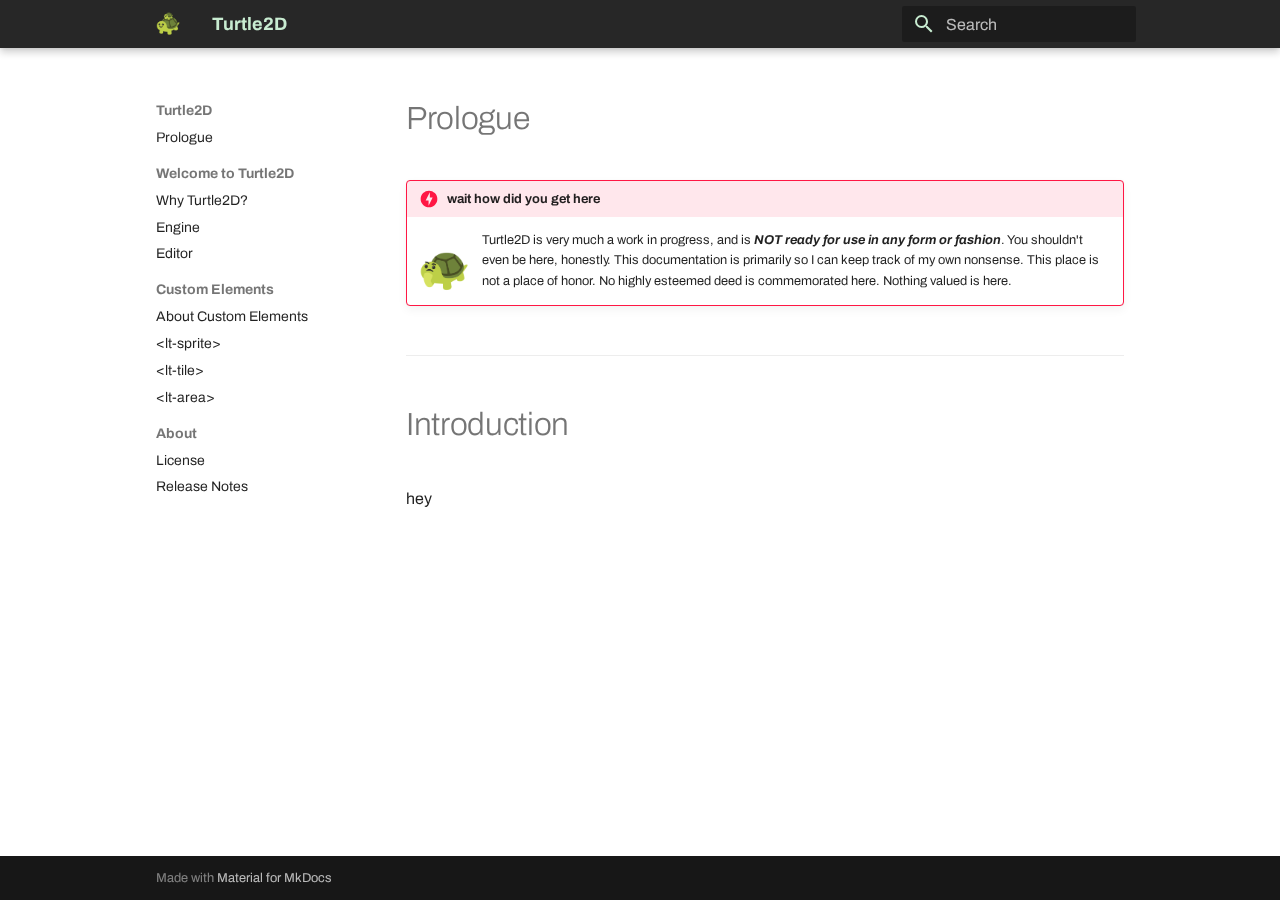
<file: index.html>
<!doctype html>
<html lang="en" class="no-js">
  <head>
    
      <meta charset="utf-8">
      <meta name="viewport" content="width=device-width,initial-scale=1">
      
      
      
      
      
        <link rel="next" href="welcome/why/">
      
      <link rel="icon" href="assets/images/favicon.png">
      <meta name="generator" content="mkdocs-1.4.2, mkdocs-material-9.0.15">
    
    
      
        <title>Turtle2D</title>
      
    
    
      <link rel="stylesheet" href="assets/stylesheets/main.113286f1.min.css">
      
        
        <link rel="stylesheet" href="assets/stylesheets/palette.a0c5b2b5.min.css">
      
      

    
    
    
      
        
        
        <link rel="preconnect" href="https://fonts.gstatic.com" crossorigin>
        <link rel="stylesheet" href="https://fonts.googleapis.com/css?family=Archivo:300,300i,400,400i,700,700i%7CJetBrains+Mono:400,400i,700,700i&display=fallback">
        <style>:root{--md-text-font:"Archivo";--md-code-font:"JetBrains Mono"}</style>
      
    
    
      <link rel="stylesheet" href="stylesheets/extra.css">
    
    <script>__md_scope=new URL(".",location),__md_hash=e=>[...e].reduce((e,_)=>(e<<5)-e+_.charCodeAt(0),0),__md_get=(e,_=localStorage,t=__md_scope)=>JSON.parse(_.getItem(t.pathname+"."+e)),__md_set=(e,_,t=localStorage,a=__md_scope)=>{try{t.setItem(a.pathname+"."+e,JSON.stringify(_))}catch(e){}}</script>
    
      

    
    
    
  </head>
  
  
    
    
    
    
    
    <body dir="ltr" data-md-color-scheme="default" data-md-color-primary="" data-md-color-accent="">
  
    
    
    <input class="md-toggle" data-md-toggle="drawer" type="checkbox" id="__drawer" autocomplete="off">
    <input class="md-toggle" data-md-toggle="search" type="checkbox" id="__search" autocomplete="off">
    <label class="md-overlay" for="__drawer"></label>
    <div data-md-component="skip">
      
        
        <a href="#prologue" class="md-skip">
          Skip to content
        </a>
      
    </div>
    <div data-md-component="announce">
      
    </div>
    
    
      

<header class="md-header" data-md-component="header">
  <nav class="md-header__inner md-grid" aria-label="Header">
    <a href="." title="Turtle2D" class="md-header__button md-logo" aria-label="Turtle2D" data-md-component="logo">
      
  <img src="assets/turtturt.png" alt="logo">

    </a>
    <label class="md-header__button md-icon" for="__drawer">
      <svg xmlns="http://www.w3.org/2000/svg" viewBox="0 0 24 24"><path d="M3 6h18v2H3V6m0 5h18v2H3v-2m0 5h18v2H3v-2Z"/></svg>
    </label>
    <div class="md-header__title" data-md-component="header-title">
      <div class="md-header__ellipsis">
        <div class="md-header__topic">
          <span class="md-ellipsis">
            Turtle2D
          </span>
        </div>
        <div class="md-header__topic" data-md-component="header-topic">
          <span class="md-ellipsis">
            
              Prologue
            
          </span>
        </div>
      </div>
    </div>
    
    
    
      <label class="md-header__button md-icon" for="__search">
        <svg xmlns="http://www.w3.org/2000/svg" viewBox="0 0 24 24"><path d="M9.5 3A6.5 6.5 0 0 1 16 9.5c0 1.61-.59 3.09-1.56 4.23l.27.27h.79l5 5-1.5 1.5-5-5v-.79l-.27-.27A6.516 6.516 0 0 1 9.5 16 6.5 6.5 0 0 1 3 9.5 6.5 6.5 0 0 1 9.5 3m0 2C7 5 5 7 5 9.5S7 14 9.5 14 14 12 14 9.5 12 5 9.5 5Z"/></svg>
      </label>
      <div class="md-search" data-md-component="search" role="dialog">
  <label class="md-search__overlay" for="__search"></label>
  <div class="md-search__inner" role="search">
    <form class="md-search__form" name="search">
      <input type="text" class="md-search__input" name="query" aria-label="Search" placeholder="Search" autocapitalize="off" autocorrect="off" autocomplete="off" spellcheck="false" data-md-component="search-query" required>
      <label class="md-search__icon md-icon" for="__search">
        <svg xmlns="http://www.w3.org/2000/svg" viewBox="0 0 24 24"><path d="M9.5 3A6.5 6.5 0 0 1 16 9.5c0 1.61-.59 3.09-1.56 4.23l.27.27h.79l5 5-1.5 1.5-5-5v-.79l-.27-.27A6.516 6.516 0 0 1 9.5 16 6.5 6.5 0 0 1 3 9.5 6.5 6.5 0 0 1 9.5 3m0 2C7 5 5 7 5 9.5S7 14 9.5 14 14 12 14 9.5 12 5 9.5 5Z"/></svg>
        <svg xmlns="http://www.w3.org/2000/svg" viewBox="0 0 24 24"><path d="M20 11v2H8l5.5 5.5-1.42 1.42L4.16 12l7.92-7.92L13.5 5.5 8 11h12Z"/></svg>
      </label>
      <nav class="md-search__options" aria-label="Search">
        
        <button type="reset" class="md-search__icon md-icon" title="Clear" aria-label="Clear" tabindex="-1">
          <svg xmlns="http://www.w3.org/2000/svg" viewBox="0 0 24 24"><path d="M19 6.41 17.59 5 12 10.59 6.41 5 5 6.41 10.59 12 5 17.59 6.41 19 12 13.41 17.59 19 19 17.59 13.41 12 19 6.41Z"/></svg>
        </button>
      </nav>
      
    </form>
    <div class="md-search__output">
      <div class="md-search__scrollwrap" data-md-scrollfix>
        <div class="md-search-result" data-md-component="search-result">
          <div class="md-search-result__meta">
            Initializing search
          </div>
          <ol class="md-search-result__list" role="presentation"></ol>
        </div>
      </div>
    </div>
  </div>
</div>
    
    
  </nav>
  
</header>
    
    <div class="md-container" data-md-component="container">
      
      
        
          
        
      
      <main class="md-main" data-md-component="main">
        <div class="md-main__inner md-grid">
          
            
              
              <div class="md-sidebar md-sidebar--primary" data-md-component="sidebar" data-md-type="navigation" >
                <div class="md-sidebar__scrollwrap">
                  <div class="md-sidebar__inner">
                    


  

<nav class="md-nav md-nav--primary md-nav--integrated" aria-label="Navigation" data-md-level="0">
  <label class="md-nav__title" for="__drawer">
    <a href="." title="Turtle2D" class="md-nav__button md-logo" aria-label="Turtle2D" data-md-component="logo">
      
  <img src="assets/turtturt.png" alt="logo">

    </a>
    Turtle2D
  </label>
  
  <ul class="md-nav__list" data-md-scrollfix>
    
      
      
      

  
  
    
  
  
    <li class="md-nav__item md-nav__item--active">
      
      <input class="md-nav__toggle md-toggle" type="checkbox" id="__toc">
      
      
        
      
      
      <a href="." class="md-nav__link md-nav__link--active">
        Prologue
      </a>
      
    </li>
  

    
      
      
      

  
  
  
    
      
    
    <li class="md-nav__item md-nav__item--section md-nav__item--nested">
      
      
      
      
        
      
      <input class="md-nav__toggle md-toggle md-toggle--indeterminate" type="checkbox" id="__nav_2" >
      
      
      
        <label class="md-nav__link" for="__nav_2" id="__nav_2_label" tabindex="0">
          Welcome to Turtle2D
          <span class="md-nav__icon md-icon"></span>
        </label>
      
      <nav class="md-nav" data-md-level="1" aria-labelledby="__nav_2_label" aria-expanded="false">
        <label class="md-nav__title" for="__nav_2">
          <span class="md-nav__icon md-icon"></span>
          Welcome to Turtle2D
        </label>
        <ul class="md-nav__list" data-md-scrollfix>
          
            
              
  
  
  
    <li class="md-nav__item">
      <a href="welcome/why/" class="md-nav__link">
        Why Turtle2D?
      </a>
    </li>
  

            
          
            
              
  
  
  
    <li class="md-nav__item">
      <a href="engine/index.md" class="md-nav__link">
        Engine
      </a>
    </li>
  

            
          
            
              
  
  
  
    <li class="md-nav__item">
      <a href="editor/" class="md-nav__link">
        Editor
      </a>
    </li>
  

            
          
        </ul>
      </nav>
    </li>
  

    
      
      
      

  
  
  
    
      
    
    <li class="md-nav__item md-nav__item--section md-nav__item--nested">
      
      
      
      
        
      
      <input class="md-nav__toggle md-toggle md-toggle--indeterminate" type="checkbox" id="__nav_3" >
      
      
      
        <label class="md-nav__link" for="__nav_3" id="__nav_3_label" tabindex="0">
          Custom Elements
          <span class="md-nav__icon md-icon"></span>
        </label>
      
      <nav class="md-nav" data-md-level="1" aria-labelledby="__nav_3_label" aria-expanded="false">
        <label class="md-nav__title" for="__nav_3">
          <span class="md-nav__icon md-icon"></span>
          Custom Elements
        </label>
        <ul class="md-nav__list" data-md-scrollfix>
          
            
              
  
  
  
    <li class="md-nav__item">
      <a href="custom-elements/" class="md-nav__link">
        About Custom Elements
      </a>
    </li>
  

            
          
            
              
  
  
  
    <li class="md-nav__item">
      <a href="custom-elements/lt-sprite/" class="md-nav__link">
        &lt;lt-sprite&gt;
      </a>
    </li>
  

            
          
            
              
  
  
  
    <li class="md-nav__item">
      <a href="custom-elements/lt-tile/" class="md-nav__link">
        &lt;lt-tile&gt;
      </a>
    </li>
  

            
          
            
              
  
  
  
    <li class="md-nav__item">
      <a href="custom-elements/lt-area/" class="md-nav__link">
        &lt;lt-area&gt;
      </a>
    </li>
  

            
          
        </ul>
      </nav>
    </li>
  

    
      
      
      

  
  
  
    
      
    
    <li class="md-nav__item md-nav__item--section md-nav__item--nested">
      
      
      
      
        
      
      <input class="md-nav__toggle md-toggle md-toggle--indeterminate" type="checkbox" id="__nav_4" >
      
      
      
        <label class="md-nav__link" for="__nav_4" id="__nav_4_label" tabindex="0">
          About
          <span class="md-nav__icon md-icon"></span>
        </label>
      
      <nav class="md-nav" data-md-level="1" aria-labelledby="__nav_4_label" aria-expanded="false">
        <label class="md-nav__title" for="__nav_4">
          <span class="md-nav__icon md-icon"></span>
          About
        </label>
        <ul class="md-nav__list" data-md-scrollfix>
          
            
              
  
  
  
    <li class="md-nav__item">
      <a href="license.md" class="md-nav__link">
        License
      </a>
    </li>
  

            
          
            
              
  
  
  
    <li class="md-nav__item">
      <a href="release-notes.md" class="md-nav__link">
        Release Notes
      </a>
    </li>
  

            
          
        </ul>
      </nav>
    </li>
  

    
  </ul>
</nav>
                  </div>
                </div>
              </div>
            
            
          
          
            <div class="md-content" data-md-component="content">
              <article class="md-content__inner md-typeset">
                
                  


<h1 id="prologue">Prologue</h1>
<div class="admonition danger">
<p class="admonition-title">wait how did you get here</p>
<p><img align="left" alt="Image title" src="assets/turthuh.png" width="50," />
Turtle2D is very much a work in progress, and is <strong><em>NOT ready for use in any form or fashion</em></strong>. You shouldn't even be here, honestly. This documentation is primarily so I can keep track of my own nonsense. This place is not a place of honor. No highly esteemed deed is commemorated here. Nothing valued is here.</p>
</div>
<hr />
<h1 id="introduction">Introduction</h1>
<p>hey</p>





                
              </article>
            </div>
          
          
        </div>
        
      </main>
      
        <footer class="md-footer">
  
  <div class="md-footer-meta md-typeset">
    <div class="md-footer-meta__inner md-grid">
      <div class="md-copyright">
  
  
    Made with
    <a href="https://squidfunk.github.io/mkdocs-material/" target="_blank" rel="noopener">
      Material for MkDocs
    </a>
  
</div>
      
    </div>
  </div>
</footer>
      
    </div>
    <div class="md-dialog" data-md-component="dialog">
      <div class="md-dialog__inner md-typeset"></div>
    </div>
    
    <script id="__config" type="application/json">{"base": ".", "features": ["navigation.sections", "navigation.expand", "navigation.path", "toc.integrate", "content.tooltips"], "search": "assets/javascripts/workers/search.208ed371.min.js", "translations": {"clipboard.copied": "Copied to clipboard", "clipboard.copy": "Copy to clipboard", "search.result.more.one": "1 more on this page", "search.result.more.other": "# more on this page", "search.result.none": "No matching documents", "search.result.one": "1 matching document", "search.result.other": "# matching documents", "search.result.placeholder": "Type to start searching", "search.result.term.missing": "Missing", "select.version": "Select version"}}</script>
    
    
      <script src="assets/javascripts/bundle.2a6f1dda.min.js"></script>
      
    
  </body>
</html>
</file>
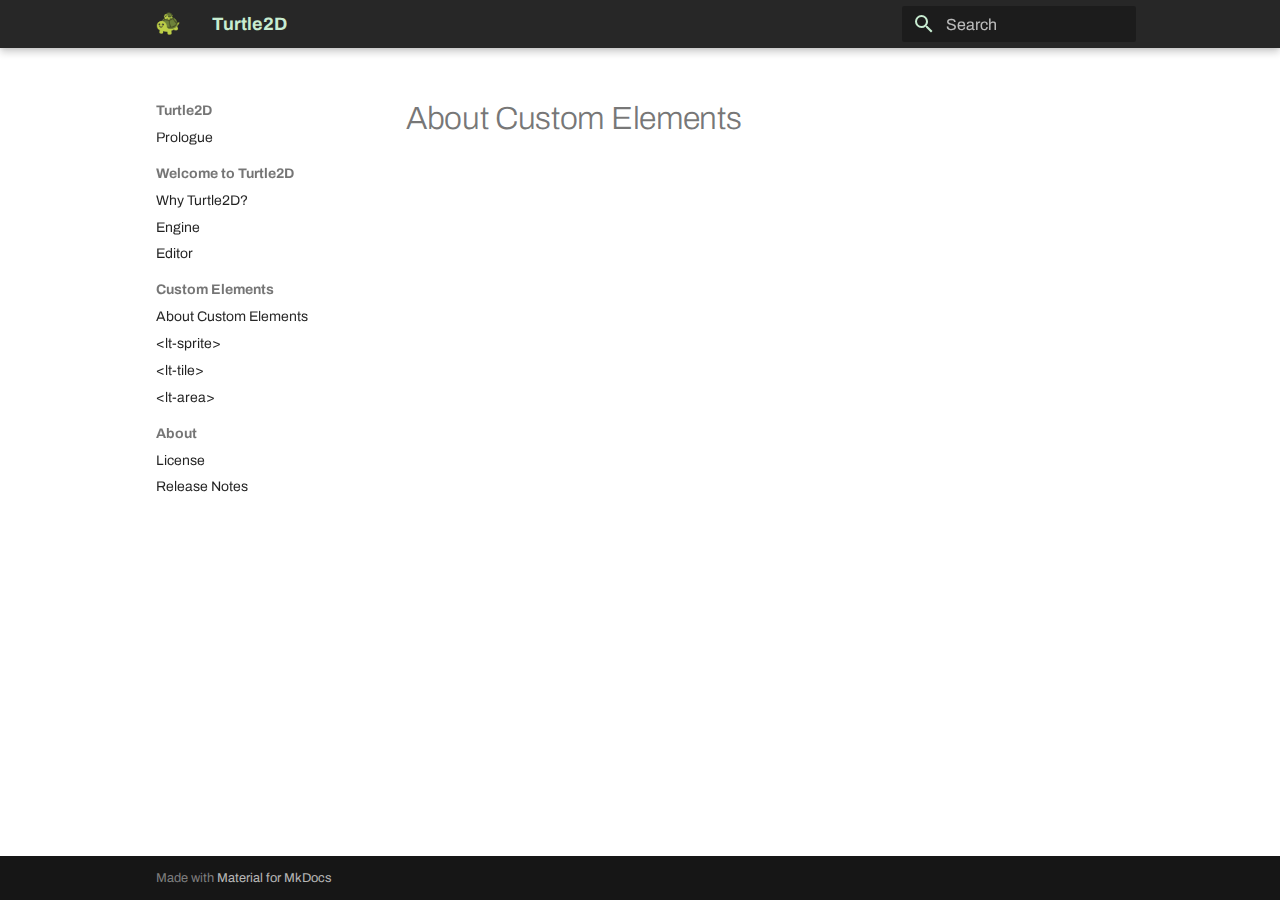
<file: custom-elements/index.html>
<!doctype html>
<html lang="en" class="no-js">
  <head>
    
      <meta charset="utf-8">
      <meta name="viewport" content="width=device-width,initial-scale=1">
      
      
      
      
        <link rel="prev" href="../editor/">
      
      
        <link rel="next" href="lt-sprite/">
      
      <link rel="icon" href="../assets/images/favicon.png">
      <meta name="generator" content="mkdocs-1.4.2, mkdocs-material-9.0.15">
    
    
      
        <title>About Custom Elements - Turtle2D</title>
      
    
    
      <link rel="stylesheet" href="../assets/stylesheets/main.113286f1.min.css">
      
        
        <link rel="stylesheet" href="../assets/stylesheets/palette.a0c5b2b5.min.css">
      
      

    
    
    
      
        
        
        <link rel="preconnect" href="https://fonts.gstatic.com" crossorigin>
        <link rel="stylesheet" href="https://fonts.googleapis.com/css?family=Archivo:300,300i,400,400i,700,700i%7CJetBrains+Mono:400,400i,700,700i&display=fallback">
        <style>:root{--md-text-font:"Archivo";--md-code-font:"JetBrains Mono"}</style>
      
    
    
      <link rel="stylesheet" href="../stylesheets/extra.css">
    
    <script>__md_scope=new URL("..",location),__md_hash=e=>[...e].reduce((e,_)=>(e<<5)-e+_.charCodeAt(0),0),__md_get=(e,_=localStorage,t=__md_scope)=>JSON.parse(_.getItem(t.pathname+"."+e)),__md_set=(e,_,t=localStorage,a=__md_scope)=>{try{t.setItem(a.pathname+"."+e,JSON.stringify(_))}catch(e){}}</script>
    
      

    
    
    
  </head>
  
  
    
    
    
    
    
    <body dir="ltr" data-md-color-scheme="default" data-md-color-primary="" data-md-color-accent="">
  
    
    
    <input class="md-toggle" data-md-toggle="drawer" type="checkbox" id="__drawer" autocomplete="off">
    <input class="md-toggle" data-md-toggle="search" type="checkbox" id="__search" autocomplete="off">
    <label class="md-overlay" for="__drawer"></label>
    <div data-md-component="skip">
      
    </div>
    <div data-md-component="announce">
      
    </div>
    
    
      

<header class="md-header" data-md-component="header">
  <nav class="md-header__inner md-grid" aria-label="Header">
    <a href=".." title="Turtle2D" class="md-header__button md-logo" aria-label="Turtle2D" data-md-component="logo">
      
  <img src="../assets/turtturt.png" alt="logo">

    </a>
    <label class="md-header__button md-icon" for="__drawer">
      <svg xmlns="http://www.w3.org/2000/svg" viewBox="0 0 24 24"><path d="M3 6h18v2H3V6m0 5h18v2H3v-2m0 5h18v2H3v-2Z"/></svg>
    </label>
    <div class="md-header__title" data-md-component="header-title">
      <div class="md-header__ellipsis">
        <div class="md-header__topic">
          <span class="md-ellipsis">
            Turtle2D
          </span>
        </div>
        <div class="md-header__topic" data-md-component="header-topic">
          <span class="md-ellipsis">
            
              About Custom Elements
            
          </span>
        </div>
      </div>
    </div>
    
    
    
      <label class="md-header__button md-icon" for="__search">
        <svg xmlns="http://www.w3.org/2000/svg" viewBox="0 0 24 24"><path d="M9.5 3A6.5 6.5 0 0 1 16 9.5c0 1.61-.59 3.09-1.56 4.23l.27.27h.79l5 5-1.5 1.5-5-5v-.79l-.27-.27A6.516 6.516 0 0 1 9.5 16 6.5 6.5 0 0 1 3 9.5 6.5 6.5 0 0 1 9.5 3m0 2C7 5 5 7 5 9.5S7 14 9.5 14 14 12 14 9.5 12 5 9.5 5Z"/></svg>
      </label>
      <div class="md-search" data-md-component="search" role="dialog">
  <label class="md-search__overlay" for="__search"></label>
  <div class="md-search__inner" role="search">
    <form class="md-search__form" name="search">
      <input type="text" class="md-search__input" name="query" aria-label="Search" placeholder="Search" autocapitalize="off" autocorrect="off" autocomplete="off" spellcheck="false" data-md-component="search-query" required>
      <label class="md-search__icon md-icon" for="__search">
        <svg xmlns="http://www.w3.org/2000/svg" viewBox="0 0 24 24"><path d="M9.5 3A6.5 6.5 0 0 1 16 9.5c0 1.61-.59 3.09-1.56 4.23l.27.27h.79l5 5-1.5 1.5-5-5v-.79l-.27-.27A6.516 6.516 0 0 1 9.5 16 6.5 6.5 0 0 1 3 9.5 6.5 6.5 0 0 1 9.5 3m0 2C7 5 5 7 5 9.5S7 14 9.5 14 14 12 14 9.5 12 5 9.5 5Z"/></svg>
        <svg xmlns="http://www.w3.org/2000/svg" viewBox="0 0 24 24"><path d="M20 11v2H8l5.5 5.5-1.42 1.42L4.16 12l7.92-7.92L13.5 5.5 8 11h12Z"/></svg>
      </label>
      <nav class="md-search__options" aria-label="Search">
        
        <button type="reset" class="md-search__icon md-icon" title="Clear" aria-label="Clear" tabindex="-1">
          <svg xmlns="http://www.w3.org/2000/svg" viewBox="0 0 24 24"><path d="M19 6.41 17.59 5 12 10.59 6.41 5 5 6.41 10.59 12 5 17.59 6.41 19 12 13.41 17.59 19 19 17.59 13.41 12 19 6.41Z"/></svg>
        </button>
      </nav>
      
    </form>
    <div class="md-search__output">
      <div class="md-search__scrollwrap" data-md-scrollfix>
        <div class="md-search-result" data-md-component="search-result">
          <div class="md-search-result__meta">
            Initializing search
          </div>
          <ol class="md-search-result__list" role="presentation"></ol>
        </div>
      </div>
    </div>
  </div>
</div>
    
    
  </nav>
  
</header>
    
    <div class="md-container" data-md-component="container">
      
      
        
          
        
      
      <main class="md-main" data-md-component="main">
        <div class="md-main__inner md-grid">
          
            
              
              <div class="md-sidebar md-sidebar--primary" data-md-component="sidebar" data-md-type="navigation" >
                <div class="md-sidebar__scrollwrap">
                  <div class="md-sidebar__inner">
                    


  

<nav class="md-nav md-nav--primary md-nav--integrated" aria-label="Navigation" data-md-level="0">
  <label class="md-nav__title" for="__drawer">
    <a href=".." title="Turtle2D" class="md-nav__button md-logo" aria-label="Turtle2D" data-md-component="logo">
      
  <img src="../assets/turtturt.png" alt="logo">

    </a>
    Turtle2D
  </label>
  
  <ul class="md-nav__list" data-md-scrollfix>
    
      
      
      

  
  
  
    <li class="md-nav__item">
      <a href=".." class="md-nav__link">
        Prologue
      </a>
    </li>
  

    
      
      
      

  
  
  
    
      
    
    <li class="md-nav__item md-nav__item--section md-nav__item--nested">
      
      
      
      
        
      
      <input class="md-nav__toggle md-toggle md-toggle--indeterminate" type="checkbox" id="__nav_2" >
      
      
      
        <label class="md-nav__link" for="__nav_2" id="__nav_2_label" tabindex="0">
          Welcome to Turtle2D
          <span class="md-nav__icon md-icon"></span>
        </label>
      
      <nav class="md-nav" data-md-level="1" aria-labelledby="__nav_2_label" aria-expanded="false">
        <label class="md-nav__title" for="__nav_2">
          <span class="md-nav__icon md-icon"></span>
          Welcome to Turtle2D
        </label>
        <ul class="md-nav__list" data-md-scrollfix>
          
            
              
  
  
  
    <li class="md-nav__item">
      <a href="../welcome/why/" class="md-nav__link">
        Why Turtle2D?
      </a>
    </li>
  

            
          
            
              
  
  
  
    <li class="md-nav__item">
      <a href="../engine/index.md" class="md-nav__link">
        Engine
      </a>
    </li>
  

            
          
            
              
  
  
  
    <li class="md-nav__item">
      <a href="../editor/" class="md-nav__link">
        Editor
      </a>
    </li>
  

            
          
        </ul>
      </nav>
    </li>
  

    
      
      
      

  
  
    
  
  
    
      
    
    <li class="md-nav__item md-nav__item--active md-nav__item--section md-nav__item--nested">
      
      
      
      
      <input class="md-nav__toggle md-toggle " type="checkbox" id="__nav_3" checked>
      
      
      
        <label class="md-nav__link" for="__nav_3" id="__nav_3_label" tabindex="0">
          Custom Elements
          <span class="md-nav__icon md-icon"></span>
        </label>
      
      <nav class="md-nav" data-md-level="1" aria-labelledby="__nav_3_label" aria-expanded="true">
        <label class="md-nav__title" for="__nav_3">
          <span class="md-nav__icon md-icon"></span>
          Custom Elements
        </label>
        <ul class="md-nav__list" data-md-scrollfix>
          
            
              
  
  
    
  
  
    <li class="md-nav__item md-nav__item--active">
      
      <input class="md-nav__toggle md-toggle" type="checkbox" id="__toc">
      
      
      
      <a href="./" class="md-nav__link md-nav__link--active">
        About Custom Elements
      </a>
      
    </li>
  

            
          
            
              
  
  
  
    <li class="md-nav__item">
      <a href="lt-sprite/" class="md-nav__link">
        &lt;lt-sprite&gt;
      </a>
    </li>
  

            
          
            
              
  
  
  
    <li class="md-nav__item">
      <a href="lt-tile/" class="md-nav__link">
        &lt;lt-tile&gt;
      </a>
    </li>
  

            
          
            
              
  
  
  
    <li class="md-nav__item">
      <a href="lt-area/" class="md-nav__link">
        &lt;lt-area&gt;
      </a>
    </li>
  

            
          
        </ul>
      </nav>
    </li>
  

    
      
      
      

  
  
  
    
      
    
    <li class="md-nav__item md-nav__item--section md-nav__item--nested">
      
      
      
      
        
      
      <input class="md-nav__toggle md-toggle md-toggle--indeterminate" type="checkbox" id="__nav_4" >
      
      
      
        <label class="md-nav__link" for="__nav_4" id="__nav_4_label" tabindex="0">
          About
          <span class="md-nav__icon md-icon"></span>
        </label>
      
      <nav class="md-nav" data-md-level="1" aria-labelledby="__nav_4_label" aria-expanded="false">
        <label class="md-nav__title" for="__nav_4">
          <span class="md-nav__icon md-icon"></span>
          About
        </label>
        <ul class="md-nav__list" data-md-scrollfix>
          
            
              
  
  
  
    <li class="md-nav__item">
      <a href="../license.md" class="md-nav__link">
        License
      </a>
    </li>
  

            
          
            
              
  
  
  
    <li class="md-nav__item">
      <a href="../release-notes.md" class="md-nav__link">
        Release Notes
      </a>
    </li>
  

            
          
        </ul>
      </nav>
    </li>
  

    
  </ul>
</nav>
                  </div>
                </div>
              </div>
            
            
          
          
            <div class="md-content" data-md-component="content">
              <article class="md-content__inner md-typeset">
                
                  


  <h1>About Custom Elements</h1>







                
              </article>
            </div>
          
          
        </div>
        
      </main>
      
        <footer class="md-footer">
  
  <div class="md-footer-meta md-typeset">
    <div class="md-footer-meta__inner md-grid">
      <div class="md-copyright">
  
  
    Made with
    <a href="https://squidfunk.github.io/mkdocs-material/" target="_blank" rel="noopener">
      Material for MkDocs
    </a>
  
</div>
      
    </div>
  </div>
</footer>
      
    </div>
    <div class="md-dialog" data-md-component="dialog">
      <div class="md-dialog__inner md-typeset"></div>
    </div>
    
    <script id="__config" type="application/json">{"base": "..", "features": ["navigation.sections", "navigation.expand", "navigation.path", "toc.integrate", "content.tooltips"], "search": "../assets/javascripts/workers/search.208ed371.min.js", "translations": {"clipboard.copied": "Copied to clipboard", "clipboard.copy": "Copy to clipboard", "search.result.more.one": "1 more on this page", "search.result.more.other": "# more on this page", "search.result.none": "No matching documents", "search.result.one": "1 matching document", "search.result.other": "# matching documents", "search.result.placeholder": "Type to start searching", "search.result.term.missing": "Missing", "select.version": "Select version"}}</script>
    
    
      <script src="../assets/javascripts/bundle.2a6f1dda.min.js"></script>
      
    
  </body>
</html>
</file>
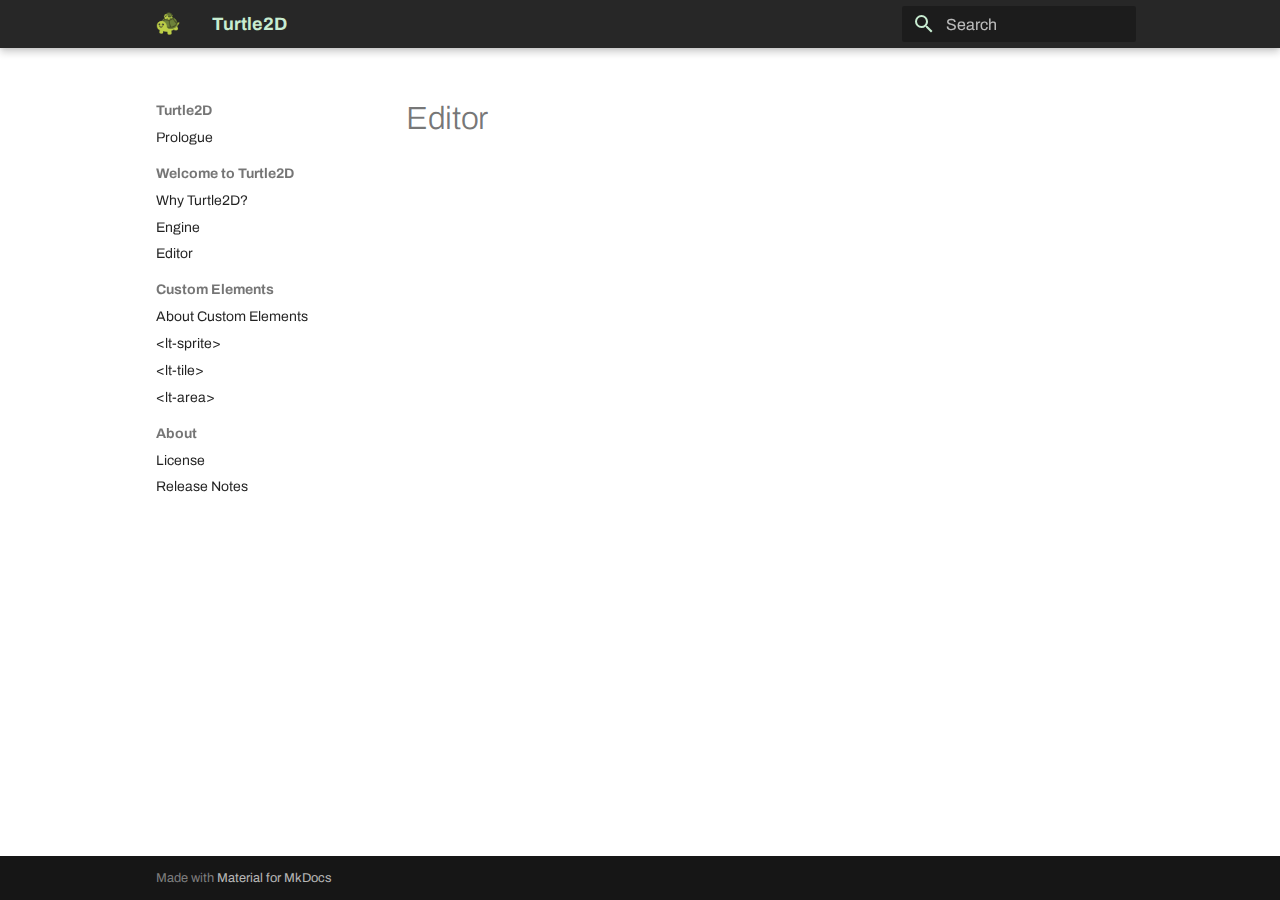
<file: editor/index.html>
<!doctype html>
<html lang="en" class="no-js">
  <head>
    
      <meta charset="utf-8">
      <meta name="viewport" content="width=device-width,initial-scale=1">
      
      
      
      
        <link rel="prev" href="../welcome/why/">
      
      
        <link rel="next" href="../custom-elements/">
      
      <link rel="icon" href="../assets/images/favicon.png">
      <meta name="generator" content="mkdocs-1.4.2, mkdocs-material-9.0.15">
    
    
      
        <title>Editor - Turtle2D</title>
      
    
    
      <link rel="stylesheet" href="../assets/stylesheets/main.113286f1.min.css">
      
        
        <link rel="stylesheet" href="../assets/stylesheets/palette.a0c5b2b5.min.css">
      
      

    
    
    
      
        
        
        <link rel="preconnect" href="https://fonts.gstatic.com" crossorigin>
        <link rel="stylesheet" href="https://fonts.googleapis.com/css?family=Archivo:300,300i,400,400i,700,700i%7CJetBrains+Mono:400,400i,700,700i&display=fallback">
        <style>:root{--md-text-font:"Archivo";--md-code-font:"JetBrains Mono"}</style>
      
    
    
      <link rel="stylesheet" href="../stylesheets/extra.css">
    
    <script>__md_scope=new URL("..",location),__md_hash=e=>[...e].reduce((e,_)=>(e<<5)-e+_.charCodeAt(0),0),__md_get=(e,_=localStorage,t=__md_scope)=>JSON.parse(_.getItem(t.pathname+"."+e)),__md_set=(e,_,t=localStorage,a=__md_scope)=>{try{t.setItem(a.pathname+"."+e,JSON.stringify(_))}catch(e){}}</script>
    
      

    
    
    
  </head>
  
  
    
    
    
    
    
    <body dir="ltr" data-md-color-scheme="default" data-md-color-primary="" data-md-color-accent="">
  
    
    
    <input class="md-toggle" data-md-toggle="drawer" type="checkbox" id="__drawer" autocomplete="off">
    <input class="md-toggle" data-md-toggle="search" type="checkbox" id="__search" autocomplete="off">
    <label class="md-overlay" for="__drawer"></label>
    <div data-md-component="skip">
      
    </div>
    <div data-md-component="announce">
      
    </div>
    
    
      

<header class="md-header" data-md-component="header">
  <nav class="md-header__inner md-grid" aria-label="Header">
    <a href=".." title="Turtle2D" class="md-header__button md-logo" aria-label="Turtle2D" data-md-component="logo">
      
  <img src="../assets/turtturt.png" alt="logo">

    </a>
    <label class="md-header__button md-icon" for="__drawer">
      <svg xmlns="http://www.w3.org/2000/svg" viewBox="0 0 24 24"><path d="M3 6h18v2H3V6m0 5h18v2H3v-2m0 5h18v2H3v-2Z"/></svg>
    </label>
    <div class="md-header__title" data-md-component="header-title">
      <div class="md-header__ellipsis">
        <div class="md-header__topic">
          <span class="md-ellipsis">
            Turtle2D
          </span>
        </div>
        <div class="md-header__topic" data-md-component="header-topic">
          <span class="md-ellipsis">
            
              Editor
            
          </span>
        </div>
      </div>
    </div>
    
    
    
      <label class="md-header__button md-icon" for="__search">
        <svg xmlns="http://www.w3.org/2000/svg" viewBox="0 0 24 24"><path d="M9.5 3A6.5 6.5 0 0 1 16 9.5c0 1.61-.59 3.09-1.56 4.23l.27.27h.79l5 5-1.5 1.5-5-5v-.79l-.27-.27A6.516 6.516 0 0 1 9.5 16 6.5 6.5 0 0 1 3 9.5 6.5 6.5 0 0 1 9.5 3m0 2C7 5 5 7 5 9.5S7 14 9.5 14 14 12 14 9.5 12 5 9.5 5Z"/></svg>
      </label>
      <div class="md-search" data-md-component="search" role="dialog">
  <label class="md-search__overlay" for="__search"></label>
  <div class="md-search__inner" role="search">
    <form class="md-search__form" name="search">
      <input type="text" class="md-search__input" name="query" aria-label="Search" placeholder="Search" autocapitalize="off" autocorrect="off" autocomplete="off" spellcheck="false" data-md-component="search-query" required>
      <label class="md-search__icon md-icon" for="__search">
        <svg xmlns="http://www.w3.org/2000/svg" viewBox="0 0 24 24"><path d="M9.5 3A6.5 6.5 0 0 1 16 9.5c0 1.61-.59 3.09-1.56 4.23l.27.27h.79l5 5-1.5 1.5-5-5v-.79l-.27-.27A6.516 6.516 0 0 1 9.5 16 6.5 6.5 0 0 1 3 9.5 6.5 6.5 0 0 1 9.5 3m0 2C7 5 5 7 5 9.5S7 14 9.5 14 14 12 14 9.5 12 5 9.5 5Z"/></svg>
        <svg xmlns="http://www.w3.org/2000/svg" viewBox="0 0 24 24"><path d="M20 11v2H8l5.5 5.5-1.42 1.42L4.16 12l7.92-7.92L13.5 5.5 8 11h12Z"/></svg>
      </label>
      <nav class="md-search__options" aria-label="Search">
        
        <button type="reset" class="md-search__icon md-icon" title="Clear" aria-label="Clear" tabindex="-1">
          <svg xmlns="http://www.w3.org/2000/svg" viewBox="0 0 24 24"><path d="M19 6.41 17.59 5 12 10.59 6.41 5 5 6.41 10.59 12 5 17.59 6.41 19 12 13.41 17.59 19 19 17.59 13.41 12 19 6.41Z"/></svg>
        </button>
      </nav>
      
    </form>
    <div class="md-search__output">
      <div class="md-search__scrollwrap" data-md-scrollfix>
        <div class="md-search-result" data-md-component="search-result">
          <div class="md-search-result__meta">
            Initializing search
          </div>
          <ol class="md-search-result__list" role="presentation"></ol>
        </div>
      </div>
    </div>
  </div>
</div>
    
    
  </nav>
  
</header>
    
    <div class="md-container" data-md-component="container">
      
      
        
          
        
      
      <main class="md-main" data-md-component="main">
        <div class="md-main__inner md-grid">
          
            
              
              <div class="md-sidebar md-sidebar--primary" data-md-component="sidebar" data-md-type="navigation" >
                <div class="md-sidebar__scrollwrap">
                  <div class="md-sidebar__inner">
                    


  

<nav class="md-nav md-nav--primary md-nav--integrated" aria-label="Navigation" data-md-level="0">
  <label class="md-nav__title" for="__drawer">
    <a href=".." title="Turtle2D" class="md-nav__button md-logo" aria-label="Turtle2D" data-md-component="logo">
      
  <img src="../assets/turtturt.png" alt="logo">

    </a>
    Turtle2D
  </label>
  
  <ul class="md-nav__list" data-md-scrollfix>
    
      
      
      

  
  
  
    <li class="md-nav__item">
      <a href=".." class="md-nav__link">
        Prologue
      </a>
    </li>
  

    
      
      
      

  
  
    
  
  
    
      
    
    <li class="md-nav__item md-nav__item--active md-nav__item--section md-nav__item--nested">
      
      
      
      
      <input class="md-nav__toggle md-toggle " type="checkbox" id="__nav_2" checked>
      
      
      
        <label class="md-nav__link" for="__nav_2" id="__nav_2_label" tabindex="0">
          Welcome to Turtle2D
          <span class="md-nav__icon md-icon"></span>
        </label>
      
      <nav class="md-nav" data-md-level="1" aria-labelledby="__nav_2_label" aria-expanded="true">
        <label class="md-nav__title" for="__nav_2">
          <span class="md-nav__icon md-icon"></span>
          Welcome to Turtle2D
        </label>
        <ul class="md-nav__list" data-md-scrollfix>
          
            
              
  
  
  
    <li class="md-nav__item">
      <a href="../welcome/why/" class="md-nav__link">
        Why Turtle2D?
      </a>
    </li>
  

            
          
            
              
  
  
  
    <li class="md-nav__item">
      <a href="../engine/index.md" class="md-nav__link">
        Engine
      </a>
    </li>
  

            
          
            
              
  
  
    
  
  
    <li class="md-nav__item md-nav__item--active">
      
      <input class="md-nav__toggle md-toggle" type="checkbox" id="__toc">
      
      
      
      <a href="./" class="md-nav__link md-nav__link--active">
        Editor
      </a>
      
    </li>
  

            
          
        </ul>
      </nav>
    </li>
  

    
      
      
      

  
  
  
    
      
    
    <li class="md-nav__item md-nav__item--section md-nav__item--nested">
      
      
      
      
        
      
      <input class="md-nav__toggle md-toggle md-toggle--indeterminate" type="checkbox" id="__nav_3" >
      
      
      
        <label class="md-nav__link" for="__nav_3" id="__nav_3_label" tabindex="0">
          Custom Elements
          <span class="md-nav__icon md-icon"></span>
        </label>
      
      <nav class="md-nav" data-md-level="1" aria-labelledby="__nav_3_label" aria-expanded="false">
        <label class="md-nav__title" for="__nav_3">
          <span class="md-nav__icon md-icon"></span>
          Custom Elements
        </label>
        <ul class="md-nav__list" data-md-scrollfix>
          
            
              
  
  
  
    <li class="md-nav__item">
      <a href="../custom-elements/" class="md-nav__link">
        About Custom Elements
      </a>
    </li>
  

            
          
            
              
  
  
  
    <li class="md-nav__item">
      <a href="../custom-elements/lt-sprite/" class="md-nav__link">
        &lt;lt-sprite&gt;
      </a>
    </li>
  

            
          
            
              
  
  
  
    <li class="md-nav__item">
      <a href="../custom-elements/lt-tile/" class="md-nav__link">
        &lt;lt-tile&gt;
      </a>
    </li>
  

            
          
            
              
  
  
  
    <li class="md-nav__item">
      <a href="../custom-elements/lt-area/" class="md-nav__link">
        &lt;lt-area&gt;
      </a>
    </li>
  

            
          
        </ul>
      </nav>
    </li>
  

    
      
      
      

  
  
  
    
      
    
    <li class="md-nav__item md-nav__item--section md-nav__item--nested">
      
      
      
      
        
      
      <input class="md-nav__toggle md-toggle md-toggle--indeterminate" type="checkbox" id="__nav_4" >
      
      
      
        <label class="md-nav__link" for="__nav_4" id="__nav_4_label" tabindex="0">
          About
          <span class="md-nav__icon md-icon"></span>
        </label>
      
      <nav class="md-nav" data-md-level="1" aria-labelledby="__nav_4_label" aria-expanded="false">
        <label class="md-nav__title" for="__nav_4">
          <span class="md-nav__icon md-icon"></span>
          About
        </label>
        <ul class="md-nav__list" data-md-scrollfix>
          
            
              
  
  
  
    <li class="md-nav__item">
      <a href="../license.md" class="md-nav__link">
        License
      </a>
    </li>
  

            
          
            
              
  
  
  
    <li class="md-nav__item">
      <a href="../release-notes.md" class="md-nav__link">
        Release Notes
      </a>
    </li>
  

            
          
        </ul>
      </nav>
    </li>
  

    
  </ul>
</nav>
                  </div>
                </div>
              </div>
            
            
          
          
            <div class="md-content" data-md-component="content">
              <article class="md-content__inner md-typeset">
                
                  


  <h1>Editor</h1>







                
              </article>
            </div>
          
          
        </div>
        
      </main>
      
        <footer class="md-footer">
  
  <div class="md-footer-meta md-typeset">
    <div class="md-footer-meta__inner md-grid">
      <div class="md-copyright">
  
  
    Made with
    <a href="https://squidfunk.github.io/mkdocs-material/" target="_blank" rel="noopener">
      Material for MkDocs
    </a>
  
</div>
      
    </div>
  </div>
</footer>
      
    </div>
    <div class="md-dialog" data-md-component="dialog">
      <div class="md-dialog__inner md-typeset"></div>
    </div>
    
    <script id="__config" type="application/json">{"base": "..", "features": ["navigation.sections", "navigation.expand", "navigation.path", "toc.integrate", "content.tooltips"], "search": "../assets/javascripts/workers/search.208ed371.min.js", "translations": {"clipboard.copied": "Copied to clipboard", "clipboard.copy": "Copy to clipboard", "search.result.more.one": "1 more on this page", "search.result.more.other": "# more on this page", "search.result.none": "No matching documents", "search.result.one": "1 matching document", "search.result.other": "# matching documents", "search.result.placeholder": "Type to start searching", "search.result.term.missing": "Missing", "select.version": "Select version"}}</script>
    
    
      <script src="../assets/javascripts/bundle.2a6f1dda.min.js"></script>
      
    
  </body>
</html>
</file>
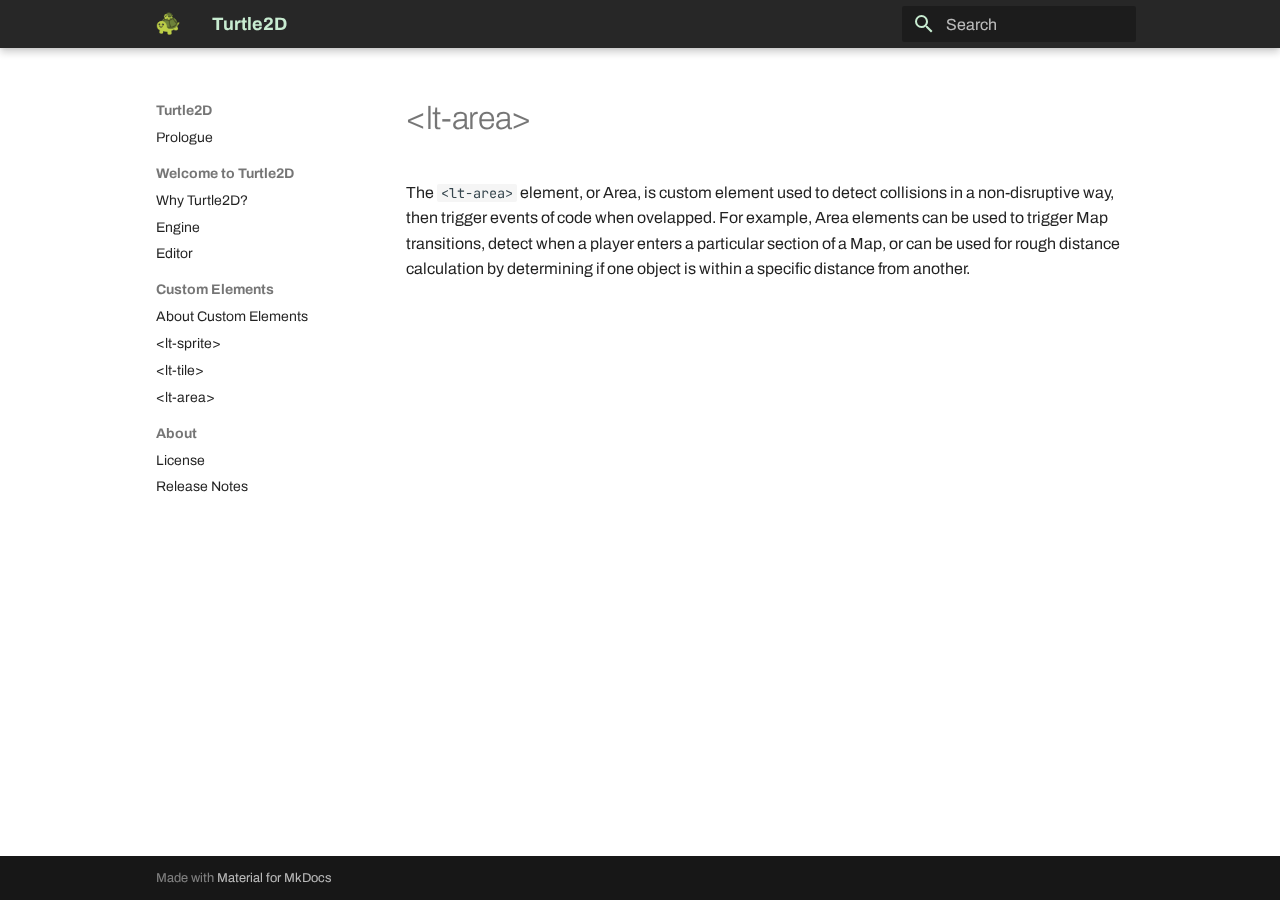
<file: custom-elements/lt-area/index.html>
<!doctype html>
<html lang="en" class="no-js">
  <head>
    
      <meta charset="utf-8">
      <meta name="viewport" content="width=device-width,initial-scale=1">
      
      
      
      
        <link rel="prev" href="../lt-tile/">
      
      
      <link rel="icon" href="../../assets/images/favicon.png">
      <meta name="generator" content="mkdocs-1.4.2, mkdocs-material-9.0.15">
    
    
      
        <title><lt-area> - Turtle2D</title>
      
    
    
      <link rel="stylesheet" href="../../assets/stylesheets/main.113286f1.min.css">
      
        
        <link rel="stylesheet" href="../../assets/stylesheets/palette.a0c5b2b5.min.css">
      
      

    
    
    
      
        
        
        <link rel="preconnect" href="https://fonts.gstatic.com" crossorigin>
        <link rel="stylesheet" href="https://fonts.googleapis.com/css?family=Archivo:300,300i,400,400i,700,700i%7CJetBrains+Mono:400,400i,700,700i&display=fallback">
        <style>:root{--md-text-font:"Archivo";--md-code-font:"JetBrains Mono"}</style>
      
    
    
      <link rel="stylesheet" href="../../stylesheets/extra.css">
    
    <script>__md_scope=new URL("../..",location),__md_hash=e=>[...e].reduce((e,_)=>(e<<5)-e+_.charCodeAt(0),0),__md_get=(e,_=localStorage,t=__md_scope)=>JSON.parse(_.getItem(t.pathname+"."+e)),__md_set=(e,_,t=localStorage,a=__md_scope)=>{try{t.setItem(a.pathname+"."+e,JSON.stringify(_))}catch(e){}}</script>
    
      

    
    
    
  </head>
  
  
    
    
    
    
    
    <body dir="ltr" data-md-color-scheme="default" data-md-color-primary="" data-md-color-accent="">
  
    
    
    <input class="md-toggle" data-md-toggle="drawer" type="checkbox" id="__drawer" autocomplete="off">
    <input class="md-toggle" data-md-toggle="search" type="checkbox" id="__search" autocomplete="off">
    <label class="md-overlay" for="__drawer"></label>
    <div data-md-component="skip">
      
        
        <a href="#lt-area" class="md-skip">
          Skip to content
        </a>
      
    </div>
    <div data-md-component="announce">
      
    </div>
    
    
      

<header class="md-header" data-md-component="header">
  <nav class="md-header__inner md-grid" aria-label="Header">
    <a href="../.." title="Turtle2D" class="md-header__button md-logo" aria-label="Turtle2D" data-md-component="logo">
      
  <img src="../../assets/turtturt.png" alt="logo">

    </a>
    <label class="md-header__button md-icon" for="__drawer">
      <svg xmlns="http://www.w3.org/2000/svg" viewBox="0 0 24 24"><path d="M3 6h18v2H3V6m0 5h18v2H3v-2m0 5h18v2H3v-2Z"/></svg>
    </label>
    <div class="md-header__title" data-md-component="header-title">
      <div class="md-header__ellipsis">
        <div class="md-header__topic">
          <span class="md-ellipsis">
            Turtle2D
          </span>
        </div>
        <div class="md-header__topic" data-md-component="header-topic">
          <span class="md-ellipsis">
            
              &lt;lt-area&gt;
            
          </span>
        </div>
      </div>
    </div>
    
    
    
      <label class="md-header__button md-icon" for="__search">
        <svg xmlns="http://www.w3.org/2000/svg" viewBox="0 0 24 24"><path d="M9.5 3A6.5 6.5 0 0 1 16 9.5c0 1.61-.59 3.09-1.56 4.23l.27.27h.79l5 5-1.5 1.5-5-5v-.79l-.27-.27A6.516 6.516 0 0 1 9.5 16 6.5 6.5 0 0 1 3 9.5 6.5 6.5 0 0 1 9.5 3m0 2C7 5 5 7 5 9.5S7 14 9.5 14 14 12 14 9.5 12 5 9.5 5Z"/></svg>
      </label>
      <div class="md-search" data-md-component="search" role="dialog">
  <label class="md-search__overlay" for="__search"></label>
  <div class="md-search__inner" role="search">
    <form class="md-search__form" name="search">
      <input type="text" class="md-search__input" name="query" aria-label="Search" placeholder="Search" autocapitalize="off" autocorrect="off" autocomplete="off" spellcheck="false" data-md-component="search-query" required>
      <label class="md-search__icon md-icon" for="__search">
        <svg xmlns="http://www.w3.org/2000/svg" viewBox="0 0 24 24"><path d="M9.5 3A6.5 6.5 0 0 1 16 9.5c0 1.61-.59 3.09-1.56 4.23l.27.27h.79l5 5-1.5 1.5-5-5v-.79l-.27-.27A6.516 6.516 0 0 1 9.5 16 6.5 6.5 0 0 1 3 9.5 6.5 6.5 0 0 1 9.5 3m0 2C7 5 5 7 5 9.5S7 14 9.5 14 14 12 14 9.5 12 5 9.5 5Z"/></svg>
        <svg xmlns="http://www.w3.org/2000/svg" viewBox="0 0 24 24"><path d="M20 11v2H8l5.5 5.5-1.42 1.42L4.16 12l7.92-7.92L13.5 5.5 8 11h12Z"/></svg>
      </label>
      <nav class="md-search__options" aria-label="Search">
        
        <button type="reset" class="md-search__icon md-icon" title="Clear" aria-label="Clear" tabindex="-1">
          <svg xmlns="http://www.w3.org/2000/svg" viewBox="0 0 24 24"><path d="M19 6.41 17.59 5 12 10.59 6.41 5 5 6.41 10.59 12 5 17.59 6.41 19 12 13.41 17.59 19 19 17.59 13.41 12 19 6.41Z"/></svg>
        </button>
      </nav>
      
    </form>
    <div class="md-search__output">
      <div class="md-search__scrollwrap" data-md-scrollfix>
        <div class="md-search-result" data-md-component="search-result">
          <div class="md-search-result__meta">
            Initializing search
          </div>
          <ol class="md-search-result__list" role="presentation"></ol>
        </div>
      </div>
    </div>
  </div>
</div>
    
    
  </nav>
  
</header>
    
    <div class="md-container" data-md-component="container">
      
      
        
          
        
      
      <main class="md-main" data-md-component="main">
        <div class="md-main__inner md-grid">
          
            
              
              <div class="md-sidebar md-sidebar--primary" data-md-component="sidebar" data-md-type="navigation" >
                <div class="md-sidebar__scrollwrap">
                  <div class="md-sidebar__inner">
                    


  

<nav class="md-nav md-nav--primary md-nav--integrated" aria-label="Navigation" data-md-level="0">
  <label class="md-nav__title" for="__drawer">
    <a href="../.." title="Turtle2D" class="md-nav__button md-logo" aria-label="Turtle2D" data-md-component="logo">
      
  <img src="../../assets/turtturt.png" alt="logo">

    </a>
    Turtle2D
  </label>
  
  <ul class="md-nav__list" data-md-scrollfix>
    
      
      
      

  
  
  
    <li class="md-nav__item">
      <a href="../.." class="md-nav__link">
        Prologue
      </a>
    </li>
  

    
      
      
      

  
  
  
    
      
    
    <li class="md-nav__item md-nav__item--section md-nav__item--nested">
      
      
      
      
        
      
      <input class="md-nav__toggle md-toggle md-toggle--indeterminate" type="checkbox" id="__nav_2" >
      
      
      
        <label class="md-nav__link" for="__nav_2" id="__nav_2_label" tabindex="0">
          Welcome to Turtle2D
          <span class="md-nav__icon md-icon"></span>
        </label>
      
      <nav class="md-nav" data-md-level="1" aria-labelledby="__nav_2_label" aria-expanded="false">
        <label class="md-nav__title" for="__nav_2">
          <span class="md-nav__icon md-icon"></span>
          Welcome to Turtle2D
        </label>
        <ul class="md-nav__list" data-md-scrollfix>
          
            
              
  
  
  
    <li class="md-nav__item">
      <a href="../../welcome/why/" class="md-nav__link">
        Why Turtle2D?
      </a>
    </li>
  

            
          
            
              
  
  
  
    <li class="md-nav__item">
      <a href="../../engine/index.md" class="md-nav__link">
        Engine
      </a>
    </li>
  

            
          
            
              
  
  
  
    <li class="md-nav__item">
      <a href="../../editor/" class="md-nav__link">
        Editor
      </a>
    </li>
  

            
          
        </ul>
      </nav>
    </li>
  

    
      
      
      

  
  
    
  
  
    
      
    
    <li class="md-nav__item md-nav__item--active md-nav__item--section md-nav__item--nested">
      
      
      
      
      <input class="md-nav__toggle md-toggle " type="checkbox" id="__nav_3" checked>
      
      
      
        <label class="md-nav__link" for="__nav_3" id="__nav_3_label" tabindex="0">
          Custom Elements
          <span class="md-nav__icon md-icon"></span>
        </label>
      
      <nav class="md-nav" data-md-level="1" aria-labelledby="__nav_3_label" aria-expanded="true">
        <label class="md-nav__title" for="__nav_3">
          <span class="md-nav__icon md-icon"></span>
          Custom Elements
        </label>
        <ul class="md-nav__list" data-md-scrollfix>
          
            
              
  
  
  
    <li class="md-nav__item">
      <a href="../" class="md-nav__link">
        About Custom Elements
      </a>
    </li>
  

            
          
            
              
  
  
  
    <li class="md-nav__item">
      <a href="../lt-sprite/" class="md-nav__link">
        &lt;lt-sprite&gt;
      </a>
    </li>
  

            
          
            
              
  
  
  
    <li class="md-nav__item">
      <a href="../lt-tile/" class="md-nav__link">
        &lt;lt-tile&gt;
      </a>
    </li>
  

            
          
            
              
  
  
    
  
  
    <li class="md-nav__item md-nav__item--active">
      
      <input class="md-nav__toggle md-toggle" type="checkbox" id="__toc">
      
      
        
      
      
      <a href="./" class="md-nav__link md-nav__link--active">
        &lt;lt-area&gt;
      </a>
      
    </li>
  

            
          
        </ul>
      </nav>
    </li>
  

    
      
      
      

  
  
  
    
      
    
    <li class="md-nav__item md-nav__item--section md-nav__item--nested">
      
      
      
      
        
      
      <input class="md-nav__toggle md-toggle md-toggle--indeterminate" type="checkbox" id="__nav_4" >
      
      
      
        <label class="md-nav__link" for="__nav_4" id="__nav_4_label" tabindex="0">
          About
          <span class="md-nav__icon md-icon"></span>
        </label>
      
      <nav class="md-nav" data-md-level="1" aria-labelledby="__nav_4_label" aria-expanded="false">
        <label class="md-nav__title" for="__nav_4">
          <span class="md-nav__icon md-icon"></span>
          About
        </label>
        <ul class="md-nav__list" data-md-scrollfix>
          
            
              
  
  
  
    <li class="md-nav__item">
      <a href="../../license.md" class="md-nav__link">
        License
      </a>
    </li>
  

            
          
            
              
  
  
  
    <li class="md-nav__item">
      <a href="../../release-notes.md" class="md-nav__link">
        Release Notes
      </a>
    </li>
  

            
          
        </ul>
      </nav>
    </li>
  

    
  </ul>
</nav>
                  </div>
                </div>
              </div>
            
            
          
          
            <div class="md-content" data-md-component="content">
              <article class="md-content__inner md-typeset">
                
                  


<h1 id="lt-area">&lt;lt-area&gt;</h1>
<p>The <code>&lt;lt-area&gt;</code> element, or Area, is custom element used to detect collisions in a non-disruptive way, then trigger events of code when ovelapped. For example, Area elements can be used to trigger Map transitions, detect when a player enters a particular section of a Map, or can be used for rough distance calculation by determining if one object is within a specific distance from another.</p>





                
              </article>
            </div>
          
          
        </div>
        
      </main>
      
        <footer class="md-footer">
  
  <div class="md-footer-meta md-typeset">
    <div class="md-footer-meta__inner md-grid">
      <div class="md-copyright">
  
  
    Made with
    <a href="https://squidfunk.github.io/mkdocs-material/" target="_blank" rel="noopener">
      Material for MkDocs
    </a>
  
</div>
      
    </div>
  </div>
</footer>
      
    </div>
    <div class="md-dialog" data-md-component="dialog">
      <div class="md-dialog__inner md-typeset"></div>
    </div>
    
    <script id="__config" type="application/json">{"base": "../..", "features": ["navigation.sections", "navigation.expand", "navigation.path", "toc.integrate", "content.tooltips"], "search": "../../assets/javascripts/workers/search.208ed371.min.js", "translations": {"clipboard.copied": "Copied to clipboard", "clipboard.copy": "Copy to clipboard", "search.result.more.one": "1 more on this page", "search.result.more.other": "# more on this page", "search.result.none": "No matching documents", "search.result.one": "1 matching document", "search.result.other": "# matching documents", "search.result.placeholder": "Type to start searching", "search.result.term.missing": "Missing", "select.version": "Select version"}}</script>
    
    
      <script src="../../assets/javascripts/bundle.2a6f1dda.min.js"></script>
      
    
  </body>
</html>
</file>
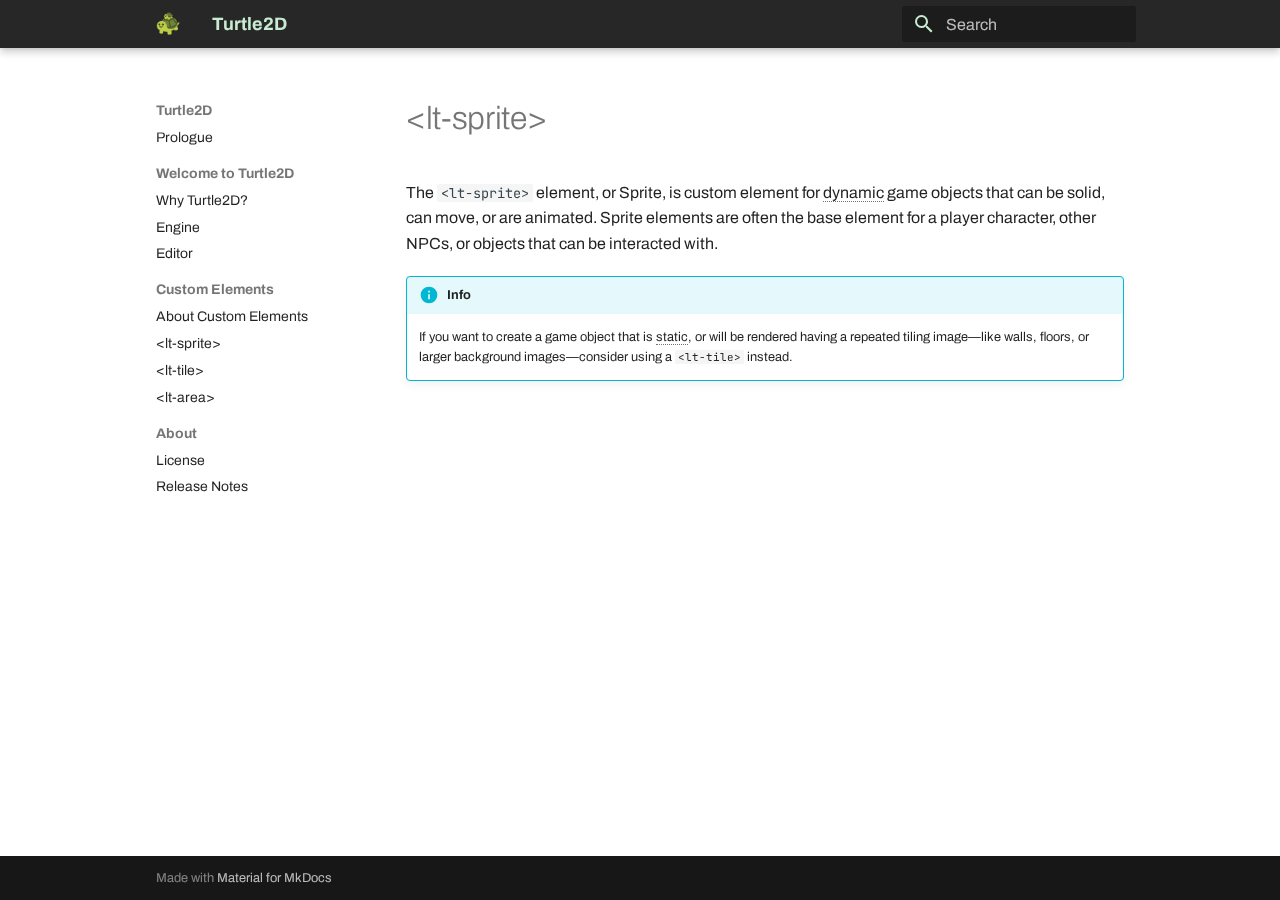
<file: custom-elements/lt-sprite/index.html>
<!doctype html>
<html lang="en" class="no-js">
  <head>
    
      <meta charset="utf-8">
      <meta name="viewport" content="width=device-width,initial-scale=1">
      
      
      
      
        <link rel="prev" href="../">
      
      
        <link rel="next" href="../lt-tile/">
      
      <link rel="icon" href="../../assets/images/favicon.png">
      <meta name="generator" content="mkdocs-1.4.2, mkdocs-material-9.0.15">
    
    
      
        <title><lt-sprite> - Turtle2D</title>
      
    
    
      <link rel="stylesheet" href="../../assets/stylesheets/main.113286f1.min.css">
      
        
        <link rel="stylesheet" href="../../assets/stylesheets/palette.a0c5b2b5.min.css">
      
      

    
    
    
      
        
        
        <link rel="preconnect" href="https://fonts.gstatic.com" crossorigin>
        <link rel="stylesheet" href="https://fonts.googleapis.com/css?family=Archivo:300,300i,400,400i,700,700i%7CJetBrains+Mono:400,400i,700,700i&display=fallback">
        <style>:root{--md-text-font:"Archivo";--md-code-font:"JetBrains Mono"}</style>
      
    
    
      <link rel="stylesheet" href="../../stylesheets/extra.css">
    
    <script>__md_scope=new URL("../..",location),__md_hash=e=>[...e].reduce((e,_)=>(e<<5)-e+_.charCodeAt(0),0),__md_get=(e,_=localStorage,t=__md_scope)=>JSON.parse(_.getItem(t.pathname+"."+e)),__md_set=(e,_,t=localStorage,a=__md_scope)=>{try{t.setItem(a.pathname+"."+e,JSON.stringify(_))}catch(e){}}</script>
    
      

    
    
    
  </head>
  
  
    
    
    
    
    
    <body dir="ltr" data-md-color-scheme="default" data-md-color-primary="" data-md-color-accent="">
  
    
    
    <input class="md-toggle" data-md-toggle="drawer" type="checkbox" id="__drawer" autocomplete="off">
    <input class="md-toggle" data-md-toggle="search" type="checkbox" id="__search" autocomplete="off">
    <label class="md-overlay" for="__drawer"></label>
    <div data-md-component="skip">
      
        
        <a href="#lt-sprite" class="md-skip">
          Skip to content
        </a>
      
    </div>
    <div data-md-component="announce">
      
    </div>
    
    
      

<header class="md-header" data-md-component="header">
  <nav class="md-header__inner md-grid" aria-label="Header">
    <a href="../.." title="Turtle2D" class="md-header__button md-logo" aria-label="Turtle2D" data-md-component="logo">
      
  <img src="../../assets/turtturt.png" alt="logo">

    </a>
    <label class="md-header__button md-icon" for="__drawer">
      <svg xmlns="http://www.w3.org/2000/svg" viewBox="0 0 24 24"><path d="M3 6h18v2H3V6m0 5h18v2H3v-2m0 5h18v2H3v-2Z"/></svg>
    </label>
    <div class="md-header__title" data-md-component="header-title">
      <div class="md-header__ellipsis">
        <div class="md-header__topic">
          <span class="md-ellipsis">
            Turtle2D
          </span>
        </div>
        <div class="md-header__topic" data-md-component="header-topic">
          <span class="md-ellipsis">
            
              &lt;lt-sprite&gt;
            
          </span>
        </div>
      </div>
    </div>
    
    
    
      <label class="md-header__button md-icon" for="__search">
        <svg xmlns="http://www.w3.org/2000/svg" viewBox="0 0 24 24"><path d="M9.5 3A6.5 6.5 0 0 1 16 9.5c0 1.61-.59 3.09-1.56 4.23l.27.27h.79l5 5-1.5 1.5-5-5v-.79l-.27-.27A6.516 6.516 0 0 1 9.5 16 6.5 6.5 0 0 1 3 9.5 6.5 6.5 0 0 1 9.5 3m0 2C7 5 5 7 5 9.5S7 14 9.5 14 14 12 14 9.5 12 5 9.5 5Z"/></svg>
      </label>
      <div class="md-search" data-md-component="search" role="dialog">
  <label class="md-search__overlay" for="__search"></label>
  <div class="md-search__inner" role="search">
    <form class="md-search__form" name="search">
      <input type="text" class="md-search__input" name="query" aria-label="Search" placeholder="Search" autocapitalize="off" autocorrect="off" autocomplete="off" spellcheck="false" data-md-component="search-query" required>
      <label class="md-search__icon md-icon" for="__search">
        <svg xmlns="http://www.w3.org/2000/svg" viewBox="0 0 24 24"><path d="M9.5 3A6.5 6.5 0 0 1 16 9.5c0 1.61-.59 3.09-1.56 4.23l.27.27h.79l5 5-1.5 1.5-5-5v-.79l-.27-.27A6.516 6.516 0 0 1 9.5 16 6.5 6.5 0 0 1 3 9.5 6.5 6.5 0 0 1 9.5 3m0 2C7 5 5 7 5 9.5S7 14 9.5 14 14 12 14 9.5 12 5 9.5 5Z"/></svg>
        <svg xmlns="http://www.w3.org/2000/svg" viewBox="0 0 24 24"><path d="M20 11v2H8l5.5 5.5-1.42 1.42L4.16 12l7.92-7.92L13.5 5.5 8 11h12Z"/></svg>
      </label>
      <nav class="md-search__options" aria-label="Search">
        
        <button type="reset" class="md-search__icon md-icon" title="Clear" aria-label="Clear" tabindex="-1">
          <svg xmlns="http://www.w3.org/2000/svg" viewBox="0 0 24 24"><path d="M19 6.41 17.59 5 12 10.59 6.41 5 5 6.41 10.59 12 5 17.59 6.41 19 12 13.41 17.59 19 19 17.59 13.41 12 19 6.41Z"/></svg>
        </button>
      </nav>
      
    </form>
    <div class="md-search__output">
      <div class="md-search__scrollwrap" data-md-scrollfix>
        <div class="md-search-result" data-md-component="search-result">
          <div class="md-search-result__meta">
            Initializing search
          </div>
          <ol class="md-search-result__list" role="presentation"></ol>
        </div>
      </div>
    </div>
  </div>
</div>
    
    
  </nav>
  
</header>
    
    <div class="md-container" data-md-component="container">
      
      
        
          
        
      
      <main class="md-main" data-md-component="main">
        <div class="md-main__inner md-grid">
          
            
              
              <div class="md-sidebar md-sidebar--primary" data-md-component="sidebar" data-md-type="navigation" >
                <div class="md-sidebar__scrollwrap">
                  <div class="md-sidebar__inner">
                    


  

<nav class="md-nav md-nav--primary md-nav--integrated" aria-label="Navigation" data-md-level="0">
  <label class="md-nav__title" for="__drawer">
    <a href="../.." title="Turtle2D" class="md-nav__button md-logo" aria-label="Turtle2D" data-md-component="logo">
      
  <img src="../../assets/turtturt.png" alt="logo">

    </a>
    Turtle2D
  </label>
  
  <ul class="md-nav__list" data-md-scrollfix>
    
      
      
      

  
  
  
    <li class="md-nav__item">
      <a href="../.." class="md-nav__link">
        Prologue
      </a>
    </li>
  

    
      
      
      

  
  
  
    
      
    
    <li class="md-nav__item md-nav__item--section md-nav__item--nested">
      
      
      
      
        
      
      <input class="md-nav__toggle md-toggle md-toggle--indeterminate" type="checkbox" id="__nav_2" >
      
      
      
        <label class="md-nav__link" for="__nav_2" id="__nav_2_label" tabindex="0">
          Welcome to Turtle2D
          <span class="md-nav__icon md-icon"></span>
        </label>
      
      <nav class="md-nav" data-md-level="1" aria-labelledby="__nav_2_label" aria-expanded="false">
        <label class="md-nav__title" for="__nav_2">
          <span class="md-nav__icon md-icon"></span>
          Welcome to Turtle2D
        </label>
        <ul class="md-nav__list" data-md-scrollfix>
          
            
              
  
  
  
    <li class="md-nav__item">
      <a href="../../welcome/why/" class="md-nav__link">
        Why Turtle2D?
      </a>
    </li>
  

            
          
            
              
  
  
  
    <li class="md-nav__item">
      <a href="../../engine/index.md" class="md-nav__link">
        Engine
      </a>
    </li>
  

            
          
            
              
  
  
  
    <li class="md-nav__item">
      <a href="../../editor/" class="md-nav__link">
        Editor
      </a>
    </li>
  

            
          
        </ul>
      </nav>
    </li>
  

    
      
      
      

  
  
    
  
  
    
      
    
    <li class="md-nav__item md-nav__item--active md-nav__item--section md-nav__item--nested">
      
      
      
      
      <input class="md-nav__toggle md-toggle " type="checkbox" id="__nav_3" checked>
      
      
      
        <label class="md-nav__link" for="__nav_3" id="__nav_3_label" tabindex="0">
          Custom Elements
          <span class="md-nav__icon md-icon"></span>
        </label>
      
      <nav class="md-nav" data-md-level="1" aria-labelledby="__nav_3_label" aria-expanded="true">
        <label class="md-nav__title" for="__nav_3">
          <span class="md-nav__icon md-icon"></span>
          Custom Elements
        </label>
        <ul class="md-nav__list" data-md-scrollfix>
          
            
              
  
  
  
    <li class="md-nav__item">
      <a href="../" class="md-nav__link">
        About Custom Elements
      </a>
    </li>
  

            
          
            
              
  
  
    
  
  
    <li class="md-nav__item md-nav__item--active">
      
      <input class="md-nav__toggle md-toggle" type="checkbox" id="__toc">
      
      
        
      
      
      <a href="./" class="md-nav__link md-nav__link--active">
        &lt;lt-sprite&gt;
      </a>
      
    </li>
  

            
          
            
              
  
  
  
    <li class="md-nav__item">
      <a href="../lt-tile/" class="md-nav__link">
        &lt;lt-tile&gt;
      </a>
    </li>
  

            
          
            
              
  
  
  
    <li class="md-nav__item">
      <a href="../lt-area/" class="md-nav__link">
        &lt;lt-area&gt;
      </a>
    </li>
  

            
          
        </ul>
      </nav>
    </li>
  

    
      
      
      

  
  
  
    
      
    
    <li class="md-nav__item md-nav__item--section md-nav__item--nested">
      
      
      
      
        
      
      <input class="md-nav__toggle md-toggle md-toggle--indeterminate" type="checkbox" id="__nav_4" >
      
      
      
        <label class="md-nav__link" for="__nav_4" id="__nav_4_label" tabindex="0">
          About
          <span class="md-nav__icon md-icon"></span>
        </label>
      
      <nav class="md-nav" data-md-level="1" aria-labelledby="__nav_4_label" aria-expanded="false">
        <label class="md-nav__title" for="__nav_4">
          <span class="md-nav__icon md-icon"></span>
          About
        </label>
        <ul class="md-nav__list" data-md-scrollfix>
          
            
              
  
  
  
    <li class="md-nav__item">
      <a href="../../license.md" class="md-nav__link">
        License
      </a>
    </li>
  

            
          
            
              
  
  
  
    <li class="md-nav__item">
      <a href="../../release-notes.md" class="md-nav__link">
        Release Notes
      </a>
    </li>
  

            
          
        </ul>
      </nav>
    </li>
  

    
  </ul>
</nav>
                  </div>
                </div>
              </div>
            
            
          
          
            <div class="md-content" data-md-component="content">
              <article class="md-content__inner md-typeset">
                
                  


<h1 id="lt-sprite">&lt;lt-sprite&gt;</h1>
<p>The <code>&lt;lt-sprite&gt;</code> element, or Sprite, is custom element for <abbr title="Game objects that will move and change">dynamic</abbr> game objects that can be solid, can move, or are animated. Sprite elements are often the base element for a player character, other NPCs, or objects that can be interacted with.</p>
<div class="admonition info">
<p class="admonition-title">Info</p>
<p>If you want to create a game object that is <abbr title="Game objects that cannot move or be moved">static</abbr>, or will be rendered having a repeated tiling image—like walls, floors, or larger background images—consider using a <a href="../lt-tile/"><code>&lt;lt-tile&gt;</code></a> instead.</p>
</div>





                
              </article>
            </div>
          
          
        </div>
        
      </main>
      
        <footer class="md-footer">
  
  <div class="md-footer-meta md-typeset">
    <div class="md-footer-meta__inner md-grid">
      <div class="md-copyright">
  
  
    Made with
    <a href="https://squidfunk.github.io/mkdocs-material/" target="_blank" rel="noopener">
      Material for MkDocs
    </a>
  
</div>
      
    </div>
  </div>
</footer>
      
    </div>
    <div class="md-dialog" data-md-component="dialog">
      <div class="md-dialog__inner md-typeset"></div>
    </div>
    
    <script id="__config" type="application/json">{"base": "../..", "features": ["navigation.sections", "navigation.expand", "navigation.path", "toc.integrate", "content.tooltips"], "search": "../../assets/javascripts/workers/search.208ed371.min.js", "translations": {"clipboard.copied": "Copied to clipboard", "clipboard.copy": "Copy to clipboard", "search.result.more.one": "1 more on this page", "search.result.more.other": "# more on this page", "search.result.none": "No matching documents", "search.result.one": "1 matching document", "search.result.other": "# matching documents", "search.result.placeholder": "Type to start searching", "search.result.term.missing": "Missing", "select.version": "Select version"}}</script>
    
    
      <script src="../../assets/javascripts/bundle.2a6f1dda.min.js"></script>
      
    
  </body>
</html>
</file>
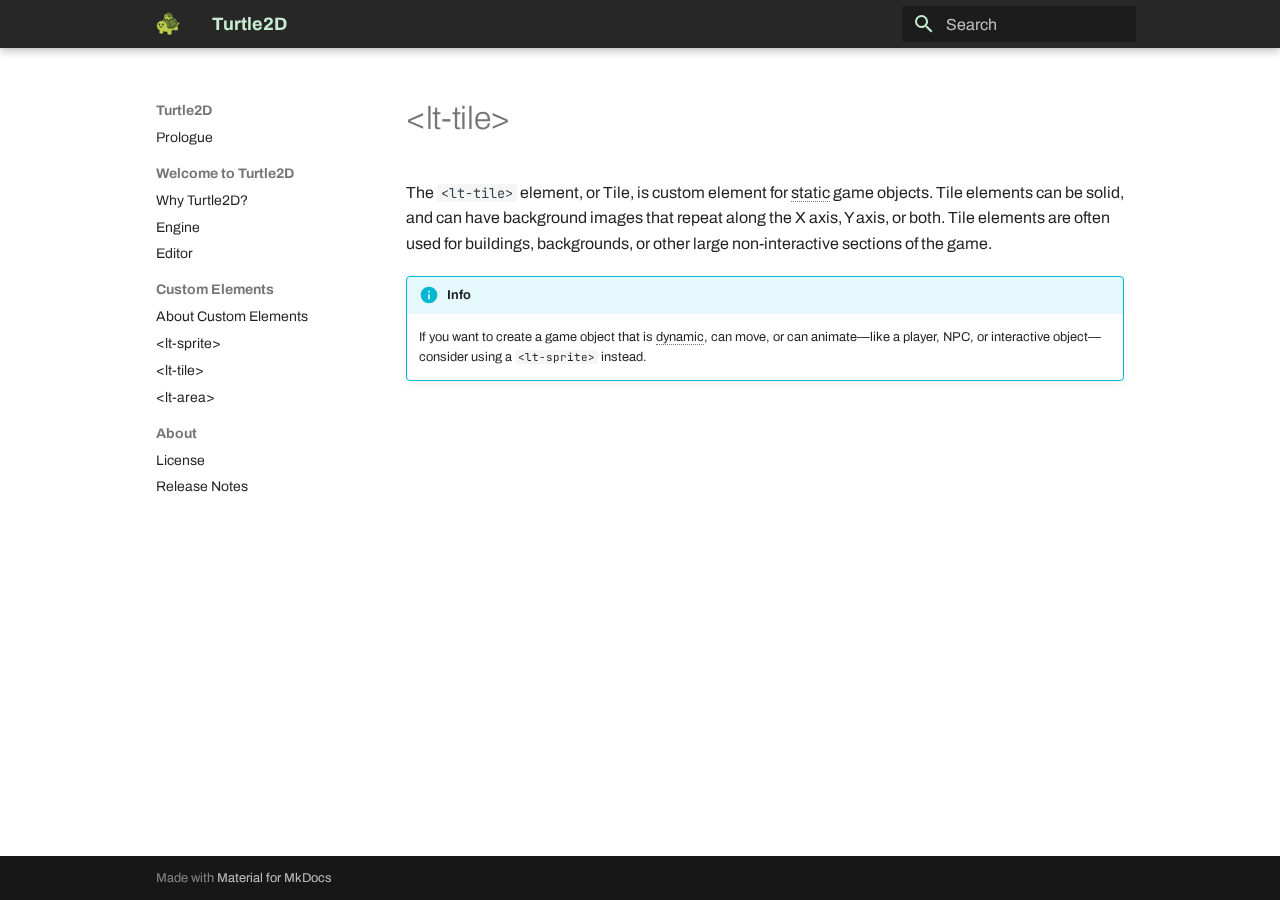
<file: custom-elements/lt-tile/index.html>
<!doctype html>
<html lang="en" class="no-js">
  <head>
    
      <meta charset="utf-8">
      <meta name="viewport" content="width=device-width,initial-scale=1">
      
      
      
      
        <link rel="prev" href="../lt-sprite/">
      
      
        <link rel="next" href="../lt-area/">
      
      <link rel="icon" href="../../assets/images/favicon.png">
      <meta name="generator" content="mkdocs-1.4.2, mkdocs-material-9.0.15">
    
    
      
        <title><lt-tile> - Turtle2D</title>
      
    
    
      <link rel="stylesheet" href="../../assets/stylesheets/main.113286f1.min.css">
      
        
        <link rel="stylesheet" href="../../assets/stylesheets/palette.a0c5b2b5.min.css">
      
      

    
    
    
      
        
        
        <link rel="preconnect" href="https://fonts.gstatic.com" crossorigin>
        <link rel="stylesheet" href="https://fonts.googleapis.com/css?family=Archivo:300,300i,400,400i,700,700i%7CJetBrains+Mono:400,400i,700,700i&display=fallback">
        <style>:root{--md-text-font:"Archivo";--md-code-font:"JetBrains Mono"}</style>
      
    
    
      <link rel="stylesheet" href="../../stylesheets/extra.css">
    
    <script>__md_scope=new URL("../..",location),__md_hash=e=>[...e].reduce((e,_)=>(e<<5)-e+_.charCodeAt(0),0),__md_get=(e,_=localStorage,t=__md_scope)=>JSON.parse(_.getItem(t.pathname+"."+e)),__md_set=(e,_,t=localStorage,a=__md_scope)=>{try{t.setItem(a.pathname+"."+e,JSON.stringify(_))}catch(e){}}</script>
    
      

    
    
    
  </head>
  
  
    
    
    
    
    
    <body dir="ltr" data-md-color-scheme="default" data-md-color-primary="" data-md-color-accent="">
  
    
    
    <input class="md-toggle" data-md-toggle="drawer" type="checkbox" id="__drawer" autocomplete="off">
    <input class="md-toggle" data-md-toggle="search" type="checkbox" id="__search" autocomplete="off">
    <label class="md-overlay" for="__drawer"></label>
    <div data-md-component="skip">
      
        
        <a href="#lt-tile" class="md-skip">
          Skip to content
        </a>
      
    </div>
    <div data-md-component="announce">
      
    </div>
    
    
      

<header class="md-header" data-md-component="header">
  <nav class="md-header__inner md-grid" aria-label="Header">
    <a href="../.." title="Turtle2D" class="md-header__button md-logo" aria-label="Turtle2D" data-md-component="logo">
      
  <img src="../../assets/turtturt.png" alt="logo">

    </a>
    <label class="md-header__button md-icon" for="__drawer">
      <svg xmlns="http://www.w3.org/2000/svg" viewBox="0 0 24 24"><path d="M3 6h18v2H3V6m0 5h18v2H3v-2m0 5h18v2H3v-2Z"/></svg>
    </label>
    <div class="md-header__title" data-md-component="header-title">
      <div class="md-header__ellipsis">
        <div class="md-header__topic">
          <span class="md-ellipsis">
            Turtle2D
          </span>
        </div>
        <div class="md-header__topic" data-md-component="header-topic">
          <span class="md-ellipsis">
            
              &lt;lt-tile&gt;
            
          </span>
        </div>
      </div>
    </div>
    
    
    
      <label class="md-header__button md-icon" for="__search">
        <svg xmlns="http://www.w3.org/2000/svg" viewBox="0 0 24 24"><path d="M9.5 3A6.5 6.5 0 0 1 16 9.5c0 1.61-.59 3.09-1.56 4.23l.27.27h.79l5 5-1.5 1.5-5-5v-.79l-.27-.27A6.516 6.516 0 0 1 9.5 16 6.5 6.5 0 0 1 3 9.5 6.5 6.5 0 0 1 9.5 3m0 2C7 5 5 7 5 9.5S7 14 9.5 14 14 12 14 9.5 12 5 9.5 5Z"/></svg>
      </label>
      <div class="md-search" data-md-component="search" role="dialog">
  <label class="md-search__overlay" for="__search"></label>
  <div class="md-search__inner" role="search">
    <form class="md-search__form" name="search">
      <input type="text" class="md-search__input" name="query" aria-label="Search" placeholder="Search" autocapitalize="off" autocorrect="off" autocomplete="off" spellcheck="false" data-md-component="search-query" required>
      <label class="md-search__icon md-icon" for="__search">
        <svg xmlns="http://www.w3.org/2000/svg" viewBox="0 0 24 24"><path d="M9.5 3A6.5 6.5 0 0 1 16 9.5c0 1.61-.59 3.09-1.56 4.23l.27.27h.79l5 5-1.5 1.5-5-5v-.79l-.27-.27A6.516 6.516 0 0 1 9.5 16 6.5 6.5 0 0 1 3 9.5 6.5 6.5 0 0 1 9.5 3m0 2C7 5 5 7 5 9.5S7 14 9.5 14 14 12 14 9.5 12 5 9.5 5Z"/></svg>
        <svg xmlns="http://www.w3.org/2000/svg" viewBox="0 0 24 24"><path d="M20 11v2H8l5.5 5.5-1.42 1.42L4.16 12l7.92-7.92L13.5 5.5 8 11h12Z"/></svg>
      </label>
      <nav class="md-search__options" aria-label="Search">
        
        <button type="reset" class="md-search__icon md-icon" title="Clear" aria-label="Clear" tabindex="-1">
          <svg xmlns="http://www.w3.org/2000/svg" viewBox="0 0 24 24"><path d="M19 6.41 17.59 5 12 10.59 6.41 5 5 6.41 10.59 12 5 17.59 6.41 19 12 13.41 17.59 19 19 17.59 13.41 12 19 6.41Z"/></svg>
        </button>
      </nav>
      
    </form>
    <div class="md-search__output">
      <div class="md-search__scrollwrap" data-md-scrollfix>
        <div class="md-search-result" data-md-component="search-result">
          <div class="md-search-result__meta">
            Initializing search
          </div>
          <ol class="md-search-result__list" role="presentation"></ol>
        </div>
      </div>
    </div>
  </div>
</div>
    
    
  </nav>
  
</header>
    
    <div class="md-container" data-md-component="container">
      
      
        
          
        
      
      <main class="md-main" data-md-component="main">
        <div class="md-main__inner md-grid">
          
            
              
              <div class="md-sidebar md-sidebar--primary" data-md-component="sidebar" data-md-type="navigation" >
                <div class="md-sidebar__scrollwrap">
                  <div class="md-sidebar__inner">
                    


  

<nav class="md-nav md-nav--primary md-nav--integrated" aria-label="Navigation" data-md-level="0">
  <label class="md-nav__title" for="__drawer">
    <a href="../.." title="Turtle2D" class="md-nav__button md-logo" aria-label="Turtle2D" data-md-component="logo">
      
  <img src="../../assets/turtturt.png" alt="logo">

    </a>
    Turtle2D
  </label>
  
  <ul class="md-nav__list" data-md-scrollfix>
    
      
      
      

  
  
  
    <li class="md-nav__item">
      <a href="../.." class="md-nav__link">
        Prologue
      </a>
    </li>
  

    
      
      
      

  
  
  
    
      
    
    <li class="md-nav__item md-nav__item--section md-nav__item--nested">
      
      
      
      
        
      
      <input class="md-nav__toggle md-toggle md-toggle--indeterminate" type="checkbox" id="__nav_2" >
      
      
      
        <label class="md-nav__link" for="__nav_2" id="__nav_2_label" tabindex="0">
          Welcome to Turtle2D
          <span class="md-nav__icon md-icon"></span>
        </label>
      
      <nav class="md-nav" data-md-level="1" aria-labelledby="__nav_2_label" aria-expanded="false">
        <label class="md-nav__title" for="__nav_2">
          <span class="md-nav__icon md-icon"></span>
          Welcome to Turtle2D
        </label>
        <ul class="md-nav__list" data-md-scrollfix>
          
            
              
  
  
  
    <li class="md-nav__item">
      <a href="../../welcome/why/" class="md-nav__link">
        Why Turtle2D?
      </a>
    </li>
  

            
          
            
              
  
  
  
    <li class="md-nav__item">
      <a href="../../engine/index.md" class="md-nav__link">
        Engine
      </a>
    </li>
  

            
          
            
              
  
  
  
    <li class="md-nav__item">
      <a href="../../editor/" class="md-nav__link">
        Editor
      </a>
    </li>
  

            
          
        </ul>
      </nav>
    </li>
  

    
      
      
      

  
  
    
  
  
    
      
    
    <li class="md-nav__item md-nav__item--active md-nav__item--section md-nav__item--nested">
      
      
      
      
      <input class="md-nav__toggle md-toggle " type="checkbox" id="__nav_3" checked>
      
      
      
        <label class="md-nav__link" for="__nav_3" id="__nav_3_label" tabindex="0">
          Custom Elements
          <span class="md-nav__icon md-icon"></span>
        </label>
      
      <nav class="md-nav" data-md-level="1" aria-labelledby="__nav_3_label" aria-expanded="true">
        <label class="md-nav__title" for="__nav_3">
          <span class="md-nav__icon md-icon"></span>
          Custom Elements
        </label>
        <ul class="md-nav__list" data-md-scrollfix>
          
            
              
  
  
  
    <li class="md-nav__item">
      <a href="../" class="md-nav__link">
        About Custom Elements
      </a>
    </li>
  

            
          
            
              
  
  
  
    <li class="md-nav__item">
      <a href="../lt-sprite/" class="md-nav__link">
        &lt;lt-sprite&gt;
      </a>
    </li>
  

            
          
            
              
  
  
    
  
  
    <li class="md-nav__item md-nav__item--active">
      
      <input class="md-nav__toggle md-toggle" type="checkbox" id="__toc">
      
      
        
      
      
      <a href="./" class="md-nav__link md-nav__link--active">
        &lt;lt-tile&gt;
      </a>
      
    </li>
  

            
          
            
              
  
  
  
    <li class="md-nav__item">
      <a href="../lt-area/" class="md-nav__link">
        &lt;lt-area&gt;
      </a>
    </li>
  

            
          
        </ul>
      </nav>
    </li>
  

    
      
      
      

  
  
  
    
      
    
    <li class="md-nav__item md-nav__item--section md-nav__item--nested">
      
      
      
      
        
      
      <input class="md-nav__toggle md-toggle md-toggle--indeterminate" type="checkbox" id="__nav_4" >
      
      
      
        <label class="md-nav__link" for="__nav_4" id="__nav_4_label" tabindex="0">
          About
          <span class="md-nav__icon md-icon"></span>
        </label>
      
      <nav class="md-nav" data-md-level="1" aria-labelledby="__nav_4_label" aria-expanded="false">
        <label class="md-nav__title" for="__nav_4">
          <span class="md-nav__icon md-icon"></span>
          About
        </label>
        <ul class="md-nav__list" data-md-scrollfix>
          
            
              
  
  
  
    <li class="md-nav__item">
      <a href="../../license.md" class="md-nav__link">
        License
      </a>
    </li>
  

            
          
            
              
  
  
  
    <li class="md-nav__item">
      <a href="../../release-notes.md" class="md-nav__link">
        Release Notes
      </a>
    </li>
  

            
          
        </ul>
      </nav>
    </li>
  

    
  </ul>
</nav>
                  </div>
                </div>
              </div>
            
            
          
          
            <div class="md-content" data-md-component="content">
              <article class="md-content__inner md-typeset">
                
                  


<h1 id="lt-tile">&lt;lt-tile&gt;</h1>
<p>The <code>&lt;lt-tile&gt;</code> element, or Tile, is custom element for <abbr title="Game objects that cannot move or be moved">static</abbr> game objects. Tile elements can be solid, and can have background images that repeat along the X axis, Y axis, or both. Tile elements are often used for buildings, backgrounds, or other large non-interactive sections of the game.</p>
<div class="admonition info">
<p class="admonition-title">Info</p>
<p>If you want to create a game object that is <abbr title="Game objects that will move and change">dynamic</abbr>, can move, or can animate—like a player, NPC, or interactive object—consider using a <a href="../lt-sprite/"><code>&lt;lt-sprite&gt;</code></a> instead.</p>
</div>





                
              </article>
            </div>
          
          
        </div>
        
      </main>
      
        <footer class="md-footer">
  
  <div class="md-footer-meta md-typeset">
    <div class="md-footer-meta__inner md-grid">
      <div class="md-copyright">
  
  
    Made with
    <a href="https://squidfunk.github.io/mkdocs-material/" target="_blank" rel="noopener">
      Material for MkDocs
    </a>
  
</div>
      
    </div>
  </div>
</footer>
      
    </div>
    <div class="md-dialog" data-md-component="dialog">
      <div class="md-dialog__inner md-typeset"></div>
    </div>
    
    <script id="__config" type="application/json">{"base": "../..", "features": ["navigation.sections", "navigation.expand", "navigation.path", "toc.integrate", "content.tooltips"], "search": "../../assets/javascripts/workers/search.208ed371.min.js", "translations": {"clipboard.copied": "Copied to clipboard", "clipboard.copy": "Copy to clipboard", "search.result.more.one": "1 more on this page", "search.result.more.other": "# more on this page", "search.result.none": "No matching documents", "search.result.one": "1 matching document", "search.result.other": "# matching documents", "search.result.placeholder": "Type to start searching", "search.result.term.missing": "Missing", "select.version": "Select version"}}</script>
    
    
      <script src="../../assets/javascripts/bundle.2a6f1dda.min.js"></script>
      
    
  </body>
</html>
</file>
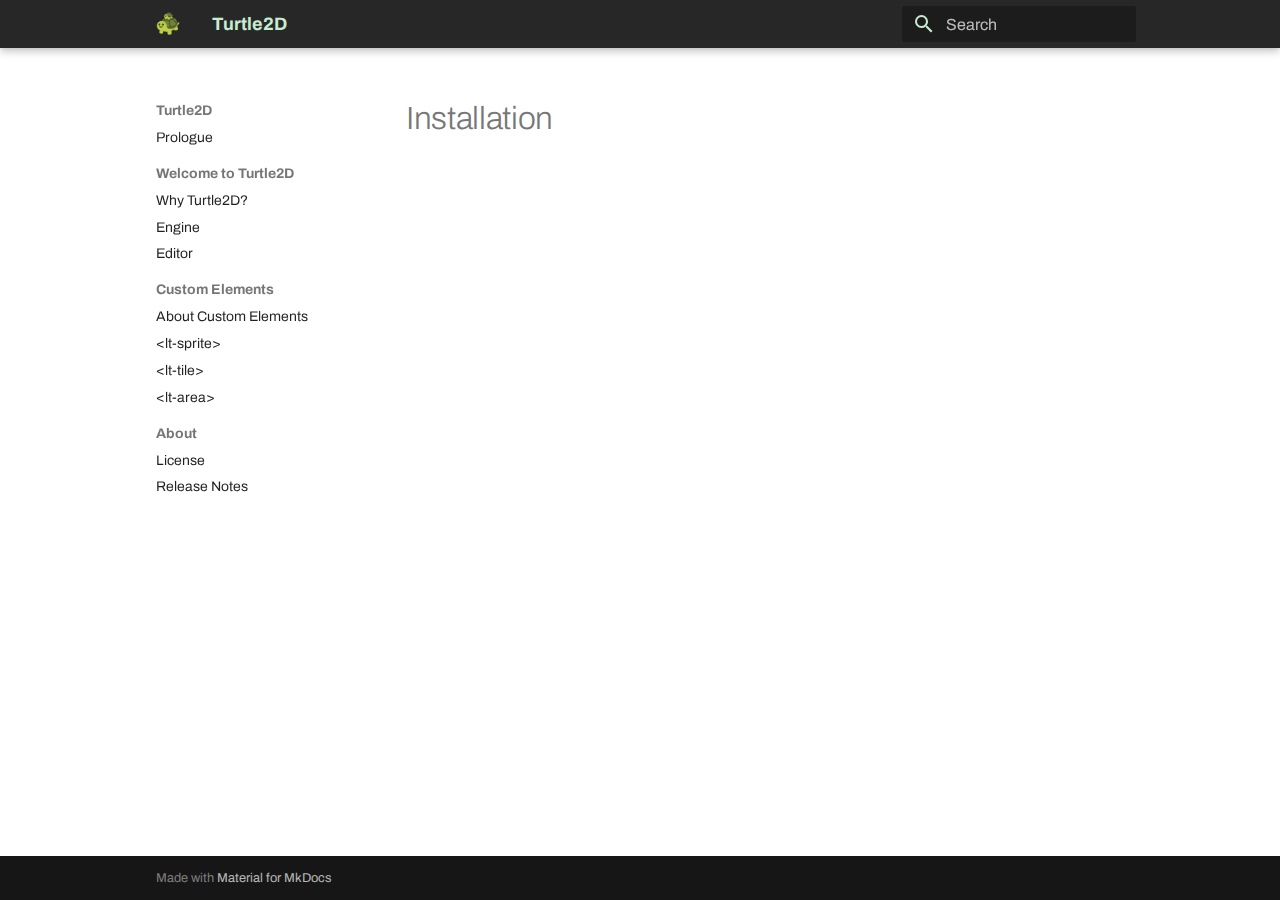
<file: quick-start/installation/index.html>
<!doctype html>
<html lang="en" class="no-js">
  <head>
    
      <meta charset="utf-8">
      <meta name="viewport" content="width=device-width,initial-scale=1">
      
      
      
      
      
      <link rel="icon" href="../../assets/images/favicon.png">
      <meta name="generator" content="mkdocs-1.4.2, mkdocs-material-9.0.15">
    
    
      
        <title>Installation - Turtle2D</title>
      
    
    
      <link rel="stylesheet" href="../../assets/stylesheets/main.113286f1.min.css">
      
        
        <link rel="stylesheet" href="../../assets/stylesheets/palette.a0c5b2b5.min.css">
      
      

    
    
    
      
        
        
        <link rel="preconnect" href="https://fonts.gstatic.com" crossorigin>
        <link rel="stylesheet" href="https://fonts.googleapis.com/css?family=Archivo:300,300i,400,400i,700,700i%7CJetBrains+Mono:400,400i,700,700i&display=fallback">
        <style>:root{--md-text-font:"Archivo";--md-code-font:"JetBrains Mono"}</style>
      
    
    
      <link rel="stylesheet" href="../../stylesheets/extra.css">
    
    <script>__md_scope=new URL("../..",location),__md_hash=e=>[...e].reduce((e,_)=>(e<<5)-e+_.charCodeAt(0),0),__md_get=(e,_=localStorage,t=__md_scope)=>JSON.parse(_.getItem(t.pathname+"."+e)),__md_set=(e,_,t=localStorage,a=__md_scope)=>{try{t.setItem(a.pathname+"."+e,JSON.stringify(_))}catch(e){}}</script>
    
      

    
    
    
  </head>
  
  
    
    
    
    
    
    <body dir="ltr" data-md-color-scheme="default" data-md-color-primary="" data-md-color-accent="">
  
    
    
    <input class="md-toggle" data-md-toggle="drawer" type="checkbox" id="__drawer" autocomplete="off">
    <input class="md-toggle" data-md-toggle="search" type="checkbox" id="__search" autocomplete="off">
    <label class="md-overlay" for="__drawer"></label>
    <div data-md-component="skip">
      
    </div>
    <div data-md-component="announce">
      
    </div>
    
    
      

<header class="md-header" data-md-component="header">
  <nav class="md-header__inner md-grid" aria-label="Header">
    <a href="../.." title="Turtle2D" class="md-header__button md-logo" aria-label="Turtle2D" data-md-component="logo">
      
  <img src="../../assets/turtturt.png" alt="logo">

    </a>
    <label class="md-header__button md-icon" for="__drawer">
      <svg xmlns="http://www.w3.org/2000/svg" viewBox="0 0 24 24"><path d="M3 6h18v2H3V6m0 5h18v2H3v-2m0 5h18v2H3v-2Z"/></svg>
    </label>
    <div class="md-header__title" data-md-component="header-title">
      <div class="md-header__ellipsis">
        <div class="md-header__topic">
          <span class="md-ellipsis">
            Turtle2D
          </span>
        </div>
        <div class="md-header__topic" data-md-component="header-topic">
          <span class="md-ellipsis">
            
              Installation
            
          </span>
        </div>
      </div>
    </div>
    
    
    
      <label class="md-header__button md-icon" for="__search">
        <svg xmlns="http://www.w3.org/2000/svg" viewBox="0 0 24 24"><path d="M9.5 3A6.5 6.5 0 0 1 16 9.5c0 1.61-.59 3.09-1.56 4.23l.27.27h.79l5 5-1.5 1.5-5-5v-.79l-.27-.27A6.516 6.516 0 0 1 9.5 16 6.5 6.5 0 0 1 3 9.5 6.5 6.5 0 0 1 9.5 3m0 2C7 5 5 7 5 9.5S7 14 9.5 14 14 12 14 9.5 12 5 9.5 5Z"/></svg>
      </label>
      <div class="md-search" data-md-component="search" role="dialog">
  <label class="md-search__overlay" for="__search"></label>
  <div class="md-search__inner" role="search">
    <form class="md-search__form" name="search">
      <input type="text" class="md-search__input" name="query" aria-label="Search" placeholder="Search" autocapitalize="off" autocorrect="off" autocomplete="off" spellcheck="false" data-md-component="search-query" required>
      <label class="md-search__icon md-icon" for="__search">
        <svg xmlns="http://www.w3.org/2000/svg" viewBox="0 0 24 24"><path d="M9.5 3A6.5 6.5 0 0 1 16 9.5c0 1.61-.59 3.09-1.56 4.23l.27.27h.79l5 5-1.5 1.5-5-5v-.79l-.27-.27A6.516 6.516 0 0 1 9.5 16 6.5 6.5 0 0 1 3 9.5 6.5 6.5 0 0 1 9.5 3m0 2C7 5 5 7 5 9.5S7 14 9.5 14 14 12 14 9.5 12 5 9.5 5Z"/></svg>
        <svg xmlns="http://www.w3.org/2000/svg" viewBox="0 0 24 24"><path d="M20 11v2H8l5.5 5.5-1.42 1.42L4.16 12l7.92-7.92L13.5 5.5 8 11h12Z"/></svg>
      </label>
      <nav class="md-search__options" aria-label="Search">
        
        <button type="reset" class="md-search__icon md-icon" title="Clear" aria-label="Clear" tabindex="-1">
          <svg xmlns="http://www.w3.org/2000/svg" viewBox="0 0 24 24"><path d="M19 6.41 17.59 5 12 10.59 6.41 5 5 6.41 10.59 12 5 17.59 6.41 19 12 13.41 17.59 19 19 17.59 13.41 12 19 6.41Z"/></svg>
        </button>
      </nav>
      
    </form>
    <div class="md-search__output">
      <div class="md-search__scrollwrap" data-md-scrollfix>
        <div class="md-search-result" data-md-component="search-result">
          <div class="md-search-result__meta">
            Initializing search
          </div>
          <ol class="md-search-result__list" role="presentation"></ol>
        </div>
      </div>
    </div>
  </div>
</div>
    
    
  </nav>
  
</header>
    
    <div class="md-container" data-md-component="container">
      
      
        
          
        
      
      <main class="md-main" data-md-component="main">
        <div class="md-main__inner md-grid">
          
            
              
              <div class="md-sidebar md-sidebar--primary" data-md-component="sidebar" data-md-type="navigation" >
                <div class="md-sidebar__scrollwrap">
                  <div class="md-sidebar__inner">
                    


  

<nav class="md-nav md-nav--primary md-nav--integrated" aria-label="Navigation" data-md-level="0">
  <label class="md-nav__title" for="__drawer">
    <a href="../.." title="Turtle2D" class="md-nav__button md-logo" aria-label="Turtle2D" data-md-component="logo">
      
  <img src="../../assets/turtturt.png" alt="logo">

    </a>
    Turtle2D
  </label>
  
  <ul class="md-nav__list" data-md-scrollfix>
    
      
      
      

  
  
  
    <li class="md-nav__item">
      <a href="../.." class="md-nav__link">
        Prologue
      </a>
    </li>
  

    
      
      
      

  
  
  
    
      
    
    <li class="md-nav__item md-nav__item--section md-nav__item--nested">
      
      
      
      
        
      
      <input class="md-nav__toggle md-toggle md-toggle--indeterminate" type="checkbox" id="__nav_2" >
      
      
      
        <label class="md-nav__link" for="__nav_2" id="__nav_2_label" tabindex="0">
          Welcome to Turtle2D
          <span class="md-nav__icon md-icon"></span>
        </label>
      
      <nav class="md-nav" data-md-level="1" aria-labelledby="__nav_2_label" aria-expanded="false">
        <label class="md-nav__title" for="__nav_2">
          <span class="md-nav__icon md-icon"></span>
          Welcome to Turtle2D
        </label>
        <ul class="md-nav__list" data-md-scrollfix>
          
            
              
  
  
  
    <li class="md-nav__item">
      <a href="../../welcome/why/" class="md-nav__link">
        Why Turtle2D?
      </a>
    </li>
  

            
          
            
              
  
  
  
    <li class="md-nav__item">
      <a href="../../engine/index.md" class="md-nav__link">
        Engine
      </a>
    </li>
  

            
          
            
              
  
  
  
    <li class="md-nav__item">
      <a href="../../editor/" class="md-nav__link">
        Editor
      </a>
    </li>
  

            
          
        </ul>
      </nav>
    </li>
  

    
      
      
      

  
  
  
    
      
    
    <li class="md-nav__item md-nav__item--section md-nav__item--nested">
      
      
      
      
        
      
      <input class="md-nav__toggle md-toggle md-toggle--indeterminate" type="checkbox" id="__nav_3" >
      
      
      
        <label class="md-nav__link" for="__nav_3" id="__nav_3_label" tabindex="0">
          Custom Elements
          <span class="md-nav__icon md-icon"></span>
        </label>
      
      <nav class="md-nav" data-md-level="1" aria-labelledby="__nav_3_label" aria-expanded="false">
        <label class="md-nav__title" for="__nav_3">
          <span class="md-nav__icon md-icon"></span>
          Custom Elements
        </label>
        <ul class="md-nav__list" data-md-scrollfix>
          
            
              
  
  
  
    <li class="md-nav__item">
      <a href="../../custom-elements/" class="md-nav__link">
        About Custom Elements
      </a>
    </li>
  

            
          
            
              
  
  
  
    <li class="md-nav__item">
      <a href="../../custom-elements/lt-sprite/" class="md-nav__link">
        &lt;lt-sprite&gt;
      </a>
    </li>
  

            
          
            
              
  
  
  
    <li class="md-nav__item">
      <a href="../../custom-elements/lt-tile/" class="md-nav__link">
        &lt;lt-tile&gt;
      </a>
    </li>
  

            
          
            
              
  
  
  
    <li class="md-nav__item">
      <a href="../../custom-elements/lt-area/" class="md-nav__link">
        &lt;lt-area&gt;
      </a>
    </li>
  

            
          
        </ul>
      </nav>
    </li>
  

    
      
      
      

  
  
  
    
      
    
    <li class="md-nav__item md-nav__item--section md-nav__item--nested">
      
      
      
      
        
      
      <input class="md-nav__toggle md-toggle md-toggle--indeterminate" type="checkbox" id="__nav_4" >
      
      
      
        <label class="md-nav__link" for="__nav_4" id="__nav_4_label" tabindex="0">
          About
          <span class="md-nav__icon md-icon"></span>
        </label>
      
      <nav class="md-nav" data-md-level="1" aria-labelledby="__nav_4_label" aria-expanded="false">
        <label class="md-nav__title" for="__nav_4">
          <span class="md-nav__icon md-icon"></span>
          About
        </label>
        <ul class="md-nav__list" data-md-scrollfix>
          
            
              
  
  
  
    <li class="md-nav__item">
      <a href="../../license.md" class="md-nav__link">
        License
      </a>
    </li>
  

            
          
            
              
  
  
  
    <li class="md-nav__item">
      <a href="../../release-notes.md" class="md-nav__link">
        Release Notes
      </a>
    </li>
  

            
          
        </ul>
      </nav>
    </li>
  

    
  </ul>
</nav>
                  </div>
                </div>
              </div>
            
            
          
          
            <div class="md-content" data-md-component="content">
              <article class="md-content__inner md-typeset">
                
                  


  <h1>Installation</h1>







                
              </article>
            </div>
          
          
        </div>
        
      </main>
      
        <footer class="md-footer">
  
  <div class="md-footer-meta md-typeset">
    <div class="md-footer-meta__inner md-grid">
      <div class="md-copyright">
  
  
    Made with
    <a href="https://squidfunk.github.io/mkdocs-material/" target="_blank" rel="noopener">
      Material for MkDocs
    </a>
  
</div>
      
    </div>
  </div>
</footer>
      
    </div>
    <div class="md-dialog" data-md-component="dialog">
      <div class="md-dialog__inner md-typeset"></div>
    </div>
    
    <script id="__config" type="application/json">{"base": "../..", "features": ["navigation.sections", "navigation.expand", "navigation.path", "toc.integrate", "content.tooltips"], "search": "../../assets/javascripts/workers/search.208ed371.min.js", "translations": {"clipboard.copied": "Copied to clipboard", "clipboard.copy": "Copy to clipboard", "search.result.more.one": "1 more on this page", "search.result.more.other": "# more on this page", "search.result.none": "No matching documents", "search.result.one": "1 matching document", "search.result.other": "# matching documents", "search.result.placeholder": "Type to start searching", "search.result.term.missing": "Missing", "select.version": "Select version"}}</script>
    
    
      <script src="../../assets/javascripts/bundle.2a6f1dda.min.js"></script>
      
    
  </body>
</html>
</file>
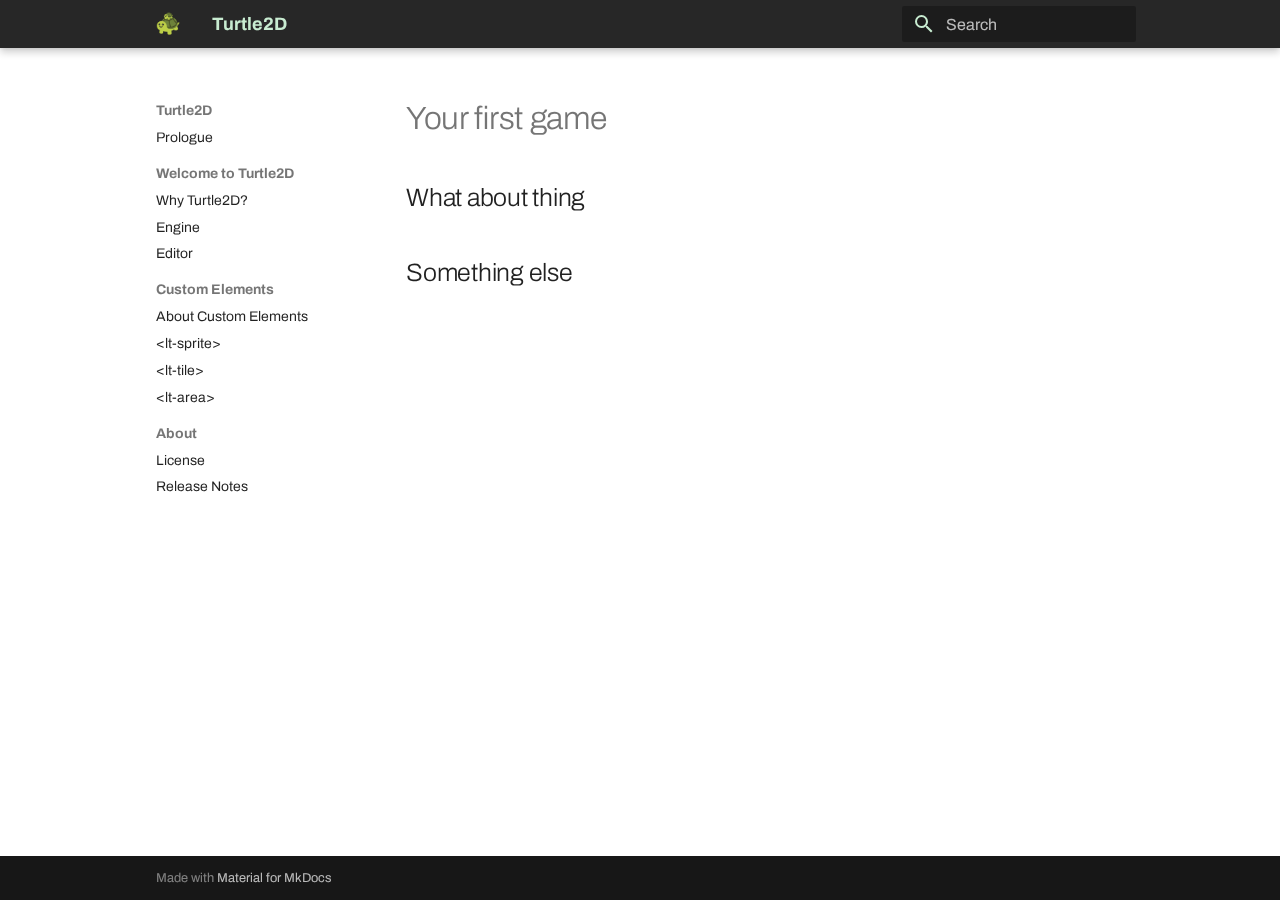
<file: quick-start/your-first-game/index.html>
<!doctype html>
<html lang="en" class="no-js">
  <head>
    
      <meta charset="utf-8">
      <meta name="viewport" content="width=device-width,initial-scale=1">
      
      
      
      
      
      <link rel="icon" href="../../assets/images/favicon.png">
      <meta name="generator" content="mkdocs-1.4.2, mkdocs-material-9.0.15">
    
    
      
        <title>Your first game - Turtle2D</title>
      
    
    
      <link rel="stylesheet" href="../../assets/stylesheets/main.113286f1.min.css">
      
        
        <link rel="stylesheet" href="../../assets/stylesheets/palette.a0c5b2b5.min.css">
      
      

    
    
    
      
        
        
        <link rel="preconnect" href="https://fonts.gstatic.com" crossorigin>
        <link rel="stylesheet" href="https://fonts.googleapis.com/css?family=Archivo:300,300i,400,400i,700,700i%7CJetBrains+Mono:400,400i,700,700i&display=fallback">
        <style>:root{--md-text-font:"Archivo";--md-code-font:"JetBrains Mono"}</style>
      
    
    
      <link rel="stylesheet" href="../../stylesheets/extra.css">
    
    <script>__md_scope=new URL("../..",location),__md_hash=e=>[...e].reduce((e,_)=>(e<<5)-e+_.charCodeAt(0),0),__md_get=(e,_=localStorage,t=__md_scope)=>JSON.parse(_.getItem(t.pathname+"."+e)),__md_set=(e,_,t=localStorage,a=__md_scope)=>{try{t.setItem(a.pathname+"."+e,JSON.stringify(_))}catch(e){}}</script>
    
      

    
    
    
  </head>
  
  
    
    
    
    
    
    <body dir="ltr" data-md-color-scheme="default" data-md-color-primary="" data-md-color-accent="">
  
    
    
    <input class="md-toggle" data-md-toggle="drawer" type="checkbox" id="__drawer" autocomplete="off">
    <input class="md-toggle" data-md-toggle="search" type="checkbox" id="__search" autocomplete="off">
    <label class="md-overlay" for="__drawer"></label>
    <div data-md-component="skip">
      
        
        <a href="#your-first-game" class="md-skip">
          Skip to content
        </a>
      
    </div>
    <div data-md-component="announce">
      
    </div>
    
    
      

<header class="md-header" data-md-component="header">
  <nav class="md-header__inner md-grid" aria-label="Header">
    <a href="../.." title="Turtle2D" class="md-header__button md-logo" aria-label="Turtle2D" data-md-component="logo">
      
  <img src="../../assets/turtturt.png" alt="logo">

    </a>
    <label class="md-header__button md-icon" for="__drawer">
      <svg xmlns="http://www.w3.org/2000/svg" viewBox="0 0 24 24"><path d="M3 6h18v2H3V6m0 5h18v2H3v-2m0 5h18v2H3v-2Z"/></svg>
    </label>
    <div class="md-header__title" data-md-component="header-title">
      <div class="md-header__ellipsis">
        <div class="md-header__topic">
          <span class="md-ellipsis">
            Turtle2D
          </span>
        </div>
        <div class="md-header__topic" data-md-component="header-topic">
          <span class="md-ellipsis">
            
              Your first game
            
          </span>
        </div>
      </div>
    </div>
    
    
    
      <label class="md-header__button md-icon" for="__search">
        <svg xmlns="http://www.w3.org/2000/svg" viewBox="0 0 24 24"><path d="M9.5 3A6.5 6.5 0 0 1 16 9.5c0 1.61-.59 3.09-1.56 4.23l.27.27h.79l5 5-1.5 1.5-5-5v-.79l-.27-.27A6.516 6.516 0 0 1 9.5 16 6.5 6.5 0 0 1 3 9.5 6.5 6.5 0 0 1 9.5 3m0 2C7 5 5 7 5 9.5S7 14 9.5 14 14 12 14 9.5 12 5 9.5 5Z"/></svg>
      </label>
      <div class="md-search" data-md-component="search" role="dialog">
  <label class="md-search__overlay" for="__search"></label>
  <div class="md-search__inner" role="search">
    <form class="md-search__form" name="search">
      <input type="text" class="md-search__input" name="query" aria-label="Search" placeholder="Search" autocapitalize="off" autocorrect="off" autocomplete="off" spellcheck="false" data-md-component="search-query" required>
      <label class="md-search__icon md-icon" for="__search">
        <svg xmlns="http://www.w3.org/2000/svg" viewBox="0 0 24 24"><path d="M9.5 3A6.5 6.5 0 0 1 16 9.5c0 1.61-.59 3.09-1.56 4.23l.27.27h.79l5 5-1.5 1.5-5-5v-.79l-.27-.27A6.516 6.516 0 0 1 9.5 16 6.5 6.5 0 0 1 3 9.5 6.5 6.5 0 0 1 9.5 3m0 2C7 5 5 7 5 9.5S7 14 9.5 14 14 12 14 9.5 12 5 9.5 5Z"/></svg>
        <svg xmlns="http://www.w3.org/2000/svg" viewBox="0 0 24 24"><path d="M20 11v2H8l5.5 5.5-1.42 1.42L4.16 12l7.92-7.92L13.5 5.5 8 11h12Z"/></svg>
      </label>
      <nav class="md-search__options" aria-label="Search">
        
        <button type="reset" class="md-search__icon md-icon" title="Clear" aria-label="Clear" tabindex="-1">
          <svg xmlns="http://www.w3.org/2000/svg" viewBox="0 0 24 24"><path d="M19 6.41 17.59 5 12 10.59 6.41 5 5 6.41 10.59 12 5 17.59 6.41 19 12 13.41 17.59 19 19 17.59 13.41 12 19 6.41Z"/></svg>
        </button>
      </nav>
      
    </form>
    <div class="md-search__output">
      <div class="md-search__scrollwrap" data-md-scrollfix>
        <div class="md-search-result" data-md-component="search-result">
          <div class="md-search-result__meta">
            Initializing search
          </div>
          <ol class="md-search-result__list" role="presentation"></ol>
        </div>
      </div>
    </div>
  </div>
</div>
    
    
  </nav>
  
</header>
    
    <div class="md-container" data-md-component="container">
      
      
        
          
        
      
      <main class="md-main" data-md-component="main">
        <div class="md-main__inner md-grid">
          
            
              
              <div class="md-sidebar md-sidebar--primary" data-md-component="sidebar" data-md-type="navigation" >
                <div class="md-sidebar__scrollwrap">
                  <div class="md-sidebar__inner">
                    


  

<nav class="md-nav md-nav--primary md-nav--integrated" aria-label="Navigation" data-md-level="0">
  <label class="md-nav__title" for="__drawer">
    <a href="../.." title="Turtle2D" class="md-nav__button md-logo" aria-label="Turtle2D" data-md-component="logo">
      
  <img src="../../assets/turtturt.png" alt="logo">

    </a>
    Turtle2D
  </label>
  
  <ul class="md-nav__list" data-md-scrollfix>
    
      
      
      

  
  
  
    <li class="md-nav__item">
      <a href="../.." class="md-nav__link">
        Prologue
      </a>
    </li>
  

    
      
      
      

  
  
  
    
      
    
    <li class="md-nav__item md-nav__item--section md-nav__item--nested">
      
      
      
      
        
      
      <input class="md-nav__toggle md-toggle md-toggle--indeterminate" type="checkbox" id="__nav_2" >
      
      
      
        <label class="md-nav__link" for="__nav_2" id="__nav_2_label" tabindex="0">
          Welcome to Turtle2D
          <span class="md-nav__icon md-icon"></span>
        </label>
      
      <nav class="md-nav" data-md-level="1" aria-labelledby="__nav_2_label" aria-expanded="false">
        <label class="md-nav__title" for="__nav_2">
          <span class="md-nav__icon md-icon"></span>
          Welcome to Turtle2D
        </label>
        <ul class="md-nav__list" data-md-scrollfix>
          
            
              
  
  
  
    <li class="md-nav__item">
      <a href="../../welcome/why/" class="md-nav__link">
        Why Turtle2D?
      </a>
    </li>
  

            
          
            
              
  
  
  
    <li class="md-nav__item">
      <a href="../../engine/index.md" class="md-nav__link">
        Engine
      </a>
    </li>
  

            
          
            
              
  
  
  
    <li class="md-nav__item">
      <a href="../../editor/" class="md-nav__link">
        Editor
      </a>
    </li>
  

            
          
        </ul>
      </nav>
    </li>
  

    
      
      
      

  
  
  
    
      
    
    <li class="md-nav__item md-nav__item--section md-nav__item--nested">
      
      
      
      
        
      
      <input class="md-nav__toggle md-toggle md-toggle--indeterminate" type="checkbox" id="__nav_3" >
      
      
      
        <label class="md-nav__link" for="__nav_3" id="__nav_3_label" tabindex="0">
          Custom Elements
          <span class="md-nav__icon md-icon"></span>
        </label>
      
      <nav class="md-nav" data-md-level="1" aria-labelledby="__nav_3_label" aria-expanded="false">
        <label class="md-nav__title" for="__nav_3">
          <span class="md-nav__icon md-icon"></span>
          Custom Elements
        </label>
        <ul class="md-nav__list" data-md-scrollfix>
          
            
              
  
  
  
    <li class="md-nav__item">
      <a href="../../custom-elements/" class="md-nav__link">
        About Custom Elements
      </a>
    </li>
  

            
          
            
              
  
  
  
    <li class="md-nav__item">
      <a href="../../custom-elements/lt-sprite/" class="md-nav__link">
        &lt;lt-sprite&gt;
      </a>
    </li>
  

            
          
            
              
  
  
  
    <li class="md-nav__item">
      <a href="../../custom-elements/lt-tile/" class="md-nav__link">
        &lt;lt-tile&gt;
      </a>
    </li>
  

            
          
            
              
  
  
  
    <li class="md-nav__item">
      <a href="../../custom-elements/lt-area/" class="md-nav__link">
        &lt;lt-area&gt;
      </a>
    </li>
  

            
          
        </ul>
      </nav>
    </li>
  

    
      
      
      

  
  
  
    
      
    
    <li class="md-nav__item md-nav__item--section md-nav__item--nested">
      
      
      
      
        
      
      <input class="md-nav__toggle md-toggle md-toggle--indeterminate" type="checkbox" id="__nav_4" >
      
      
      
        <label class="md-nav__link" for="__nav_4" id="__nav_4_label" tabindex="0">
          About
          <span class="md-nav__icon md-icon"></span>
        </label>
      
      <nav class="md-nav" data-md-level="1" aria-labelledby="__nav_4_label" aria-expanded="false">
        <label class="md-nav__title" for="__nav_4">
          <span class="md-nav__icon md-icon"></span>
          About
        </label>
        <ul class="md-nav__list" data-md-scrollfix>
          
            
              
  
  
  
    <li class="md-nav__item">
      <a href="../../license.md" class="md-nav__link">
        License
      </a>
    </li>
  

            
          
            
              
  
  
  
    <li class="md-nav__item">
      <a href="../../release-notes.md" class="md-nav__link">
        Release Notes
      </a>
    </li>
  

            
          
        </ul>
      </nav>
    </li>
  

    
  </ul>
</nav>
                  </div>
                </div>
              </div>
            
            
          
          
            <div class="md-content" data-md-component="content">
              <article class="md-content__inner md-typeset">
                
                  


<h1 id="your-first-game">Your first game</h1>
<h2 id="what-about-thing">What about thing</h2>
<h2 id="something-else">Something else</h2>





                
              </article>
            </div>
          
          
        </div>
        
      </main>
      
        <footer class="md-footer">
  
  <div class="md-footer-meta md-typeset">
    <div class="md-footer-meta__inner md-grid">
      <div class="md-copyright">
  
  
    Made with
    <a href="https://squidfunk.github.io/mkdocs-material/" target="_blank" rel="noopener">
      Material for MkDocs
    </a>
  
</div>
      
    </div>
  </div>
</footer>
      
    </div>
    <div class="md-dialog" data-md-component="dialog">
      <div class="md-dialog__inner md-typeset"></div>
    </div>
    
    <script id="__config" type="application/json">{"base": "../..", "features": ["navigation.sections", "navigation.expand", "navigation.path", "toc.integrate", "content.tooltips"], "search": "../../assets/javascripts/workers/search.208ed371.min.js", "translations": {"clipboard.copied": "Copied to clipboard", "clipboard.copy": "Copy to clipboard", "search.result.more.one": "1 more on this page", "search.result.more.other": "# more on this page", "search.result.none": "No matching documents", "search.result.one": "1 matching document", "search.result.other": "# matching documents", "search.result.placeholder": "Type to start searching", "search.result.term.missing": "Missing", "select.version": "Select version"}}</script>
    
    
      <script src="../../assets/javascripts/bundle.2a6f1dda.min.js"></script>
      
    
  </body>
</html>
</file>
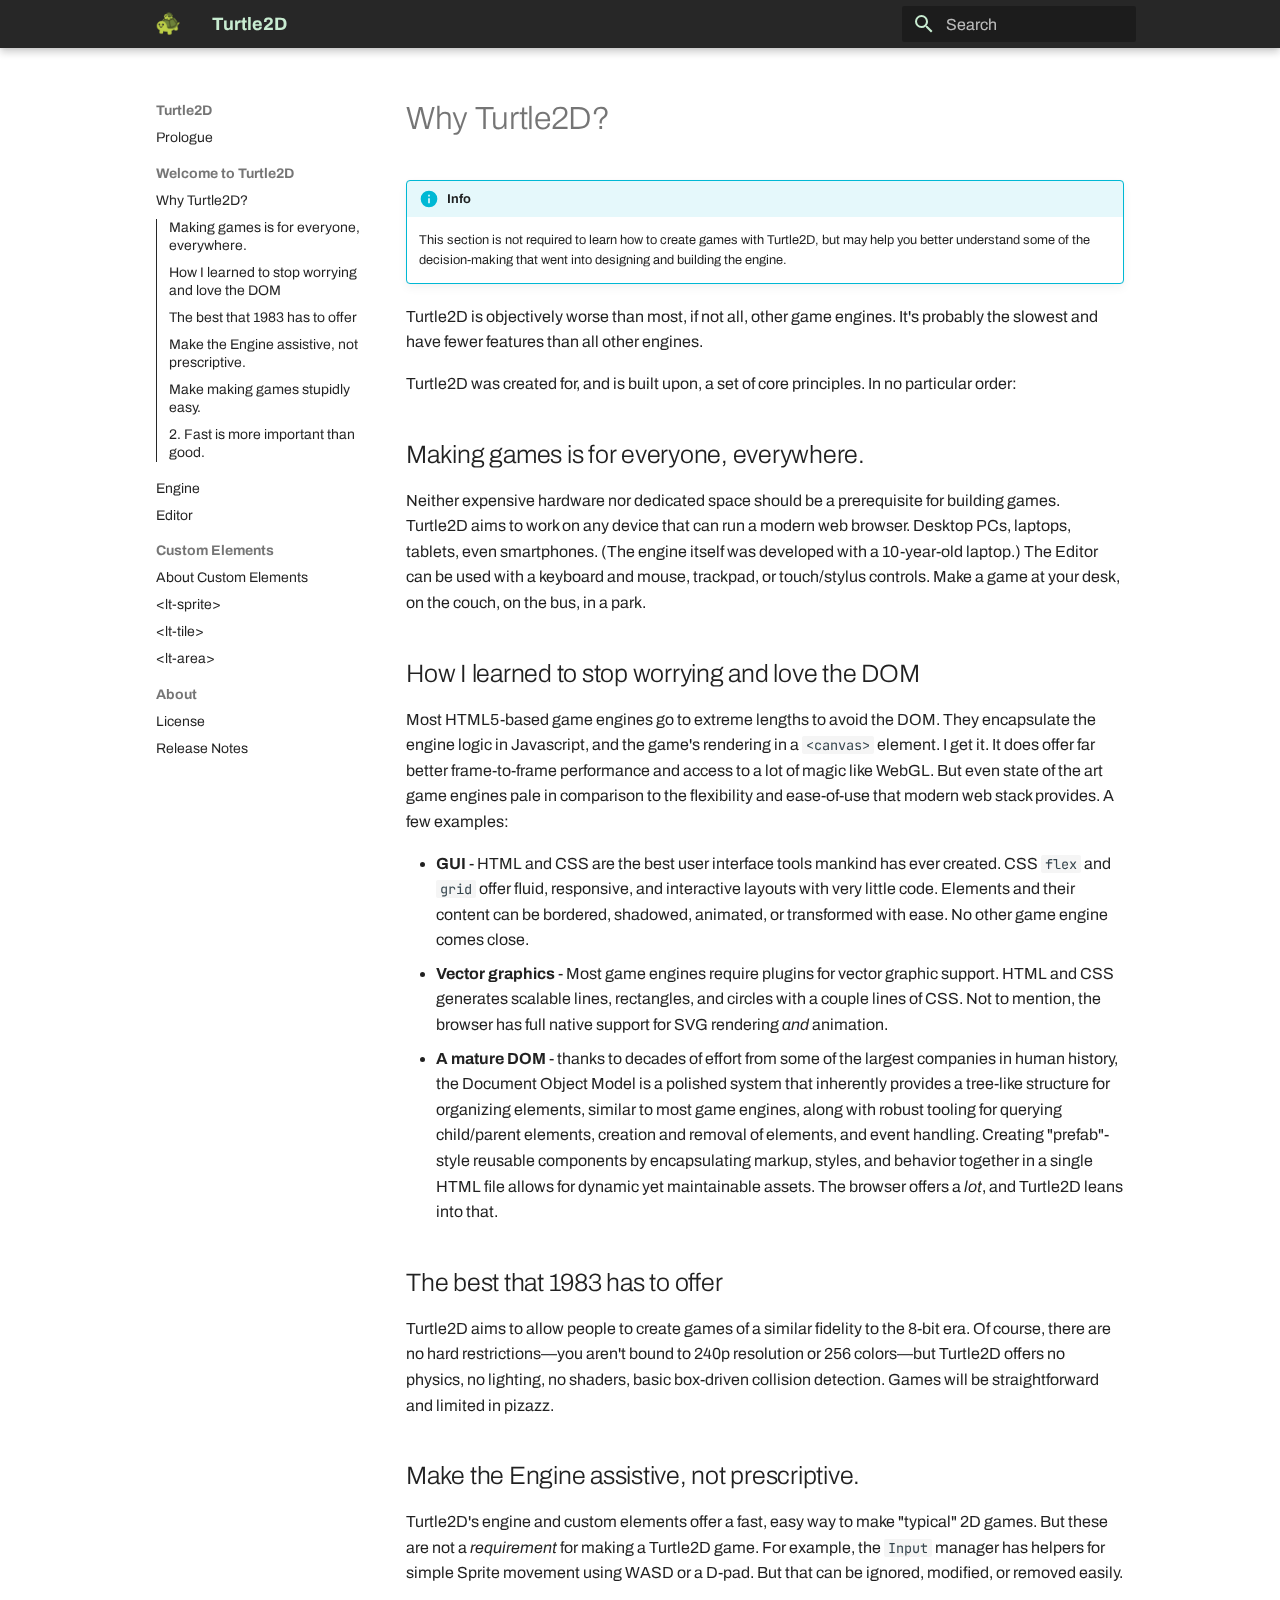
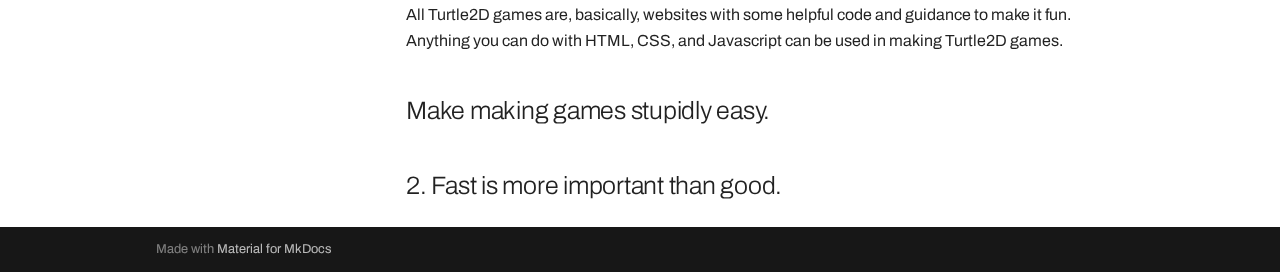
<file: welcome/why/index.html>
<!doctype html>
<html lang="en" class="no-js">
  <head>
    
      <meta charset="utf-8">
      <meta name="viewport" content="width=device-width,initial-scale=1">
      
      
      
      
        <link rel="prev" href="../..">
      
      
        <link rel="next" href="../../editor/">
      
      <link rel="icon" href="../../assets/images/favicon.png">
      <meta name="generator" content="mkdocs-1.4.2, mkdocs-material-9.0.15">
    
    
      
        <title>Why Turtle2D? - Turtle2D</title>
      
    
    
      <link rel="stylesheet" href="../../assets/stylesheets/main.113286f1.min.css">
      
        
        <link rel="stylesheet" href="../../assets/stylesheets/palette.a0c5b2b5.min.css">
      
      

    
    
    
      
        
        
        <link rel="preconnect" href="https://fonts.gstatic.com" crossorigin>
        <link rel="stylesheet" href="https://fonts.googleapis.com/css?family=Archivo:300,300i,400,400i,700,700i%7CJetBrains+Mono:400,400i,700,700i&display=fallback">
        <style>:root{--md-text-font:"Archivo";--md-code-font:"JetBrains Mono"}</style>
      
    
    
      <link rel="stylesheet" href="../../stylesheets/extra.css">
    
    <script>__md_scope=new URL("../..",location),__md_hash=e=>[...e].reduce((e,_)=>(e<<5)-e+_.charCodeAt(0),0),__md_get=(e,_=localStorage,t=__md_scope)=>JSON.parse(_.getItem(t.pathname+"."+e)),__md_set=(e,_,t=localStorage,a=__md_scope)=>{try{t.setItem(a.pathname+"."+e,JSON.stringify(_))}catch(e){}}</script>
    
      

    
    
    
  </head>
  
  
    
    
    
    
    
    <body dir="ltr" data-md-color-scheme="default" data-md-color-primary="" data-md-color-accent="">
  
    
    
    <input class="md-toggle" data-md-toggle="drawer" type="checkbox" id="__drawer" autocomplete="off">
    <input class="md-toggle" data-md-toggle="search" type="checkbox" id="__search" autocomplete="off">
    <label class="md-overlay" for="__drawer"></label>
    <div data-md-component="skip">
      
        
        <a href="#why-turtle2d" class="md-skip">
          Skip to content
        </a>
      
    </div>
    <div data-md-component="announce">
      
    </div>
    
    
      

<header class="md-header" data-md-component="header">
  <nav class="md-header__inner md-grid" aria-label="Header">
    <a href="../.." title="Turtle2D" class="md-header__button md-logo" aria-label="Turtle2D" data-md-component="logo">
      
  <img src="../../assets/turtturt.png" alt="logo">

    </a>
    <label class="md-header__button md-icon" for="__drawer">
      <svg xmlns="http://www.w3.org/2000/svg" viewBox="0 0 24 24"><path d="M3 6h18v2H3V6m0 5h18v2H3v-2m0 5h18v2H3v-2Z"/></svg>
    </label>
    <div class="md-header__title" data-md-component="header-title">
      <div class="md-header__ellipsis">
        <div class="md-header__topic">
          <span class="md-ellipsis">
            Turtle2D
          </span>
        </div>
        <div class="md-header__topic" data-md-component="header-topic">
          <span class="md-ellipsis">
            
              Why Turtle2D?
            
          </span>
        </div>
      </div>
    </div>
    
    
    
      <label class="md-header__button md-icon" for="__search">
        <svg xmlns="http://www.w3.org/2000/svg" viewBox="0 0 24 24"><path d="M9.5 3A6.5 6.5 0 0 1 16 9.5c0 1.61-.59 3.09-1.56 4.23l.27.27h.79l5 5-1.5 1.5-5-5v-.79l-.27-.27A6.516 6.516 0 0 1 9.5 16 6.5 6.5 0 0 1 3 9.5 6.5 6.5 0 0 1 9.5 3m0 2C7 5 5 7 5 9.5S7 14 9.5 14 14 12 14 9.5 12 5 9.5 5Z"/></svg>
      </label>
      <div class="md-search" data-md-component="search" role="dialog">
  <label class="md-search__overlay" for="__search"></label>
  <div class="md-search__inner" role="search">
    <form class="md-search__form" name="search">
      <input type="text" class="md-search__input" name="query" aria-label="Search" placeholder="Search" autocapitalize="off" autocorrect="off" autocomplete="off" spellcheck="false" data-md-component="search-query" required>
      <label class="md-search__icon md-icon" for="__search">
        <svg xmlns="http://www.w3.org/2000/svg" viewBox="0 0 24 24"><path d="M9.5 3A6.5 6.5 0 0 1 16 9.5c0 1.61-.59 3.09-1.56 4.23l.27.27h.79l5 5-1.5 1.5-5-5v-.79l-.27-.27A6.516 6.516 0 0 1 9.5 16 6.5 6.5 0 0 1 3 9.5 6.5 6.5 0 0 1 9.5 3m0 2C7 5 5 7 5 9.5S7 14 9.5 14 14 12 14 9.5 12 5 9.5 5Z"/></svg>
        <svg xmlns="http://www.w3.org/2000/svg" viewBox="0 0 24 24"><path d="M20 11v2H8l5.5 5.5-1.42 1.42L4.16 12l7.92-7.92L13.5 5.5 8 11h12Z"/></svg>
      </label>
      <nav class="md-search__options" aria-label="Search">
        
        <button type="reset" class="md-search__icon md-icon" title="Clear" aria-label="Clear" tabindex="-1">
          <svg xmlns="http://www.w3.org/2000/svg" viewBox="0 0 24 24"><path d="M19 6.41 17.59 5 12 10.59 6.41 5 5 6.41 10.59 12 5 17.59 6.41 19 12 13.41 17.59 19 19 17.59 13.41 12 19 6.41Z"/></svg>
        </button>
      </nav>
      
    </form>
    <div class="md-search__output">
      <div class="md-search__scrollwrap" data-md-scrollfix>
        <div class="md-search-result" data-md-component="search-result">
          <div class="md-search-result__meta">
            Initializing search
          </div>
          <ol class="md-search-result__list" role="presentation"></ol>
        </div>
      </div>
    </div>
  </div>
</div>
    
    
  </nav>
  
</header>
    
    <div class="md-container" data-md-component="container">
      
      
        
          
        
      
      <main class="md-main" data-md-component="main">
        <div class="md-main__inner md-grid">
          
            
              
              <div class="md-sidebar md-sidebar--primary" data-md-component="sidebar" data-md-type="navigation" >
                <div class="md-sidebar__scrollwrap">
                  <div class="md-sidebar__inner">
                    


  

<nav class="md-nav md-nav--primary md-nav--integrated" aria-label="Navigation" data-md-level="0">
  <label class="md-nav__title" for="__drawer">
    <a href="../.." title="Turtle2D" class="md-nav__button md-logo" aria-label="Turtle2D" data-md-component="logo">
      
  <img src="../../assets/turtturt.png" alt="logo">

    </a>
    Turtle2D
  </label>
  
  <ul class="md-nav__list" data-md-scrollfix>
    
      
      
      

  
  
  
    <li class="md-nav__item">
      <a href="../.." class="md-nav__link">
        Prologue
      </a>
    </li>
  

    
      
      
      

  
  
    
  
  
    
      
    
    <li class="md-nav__item md-nav__item--active md-nav__item--section md-nav__item--nested">
      
      
      
      
      <input class="md-nav__toggle md-toggle " type="checkbox" id="__nav_2" checked>
      
      
      
        <label class="md-nav__link" for="__nav_2" id="__nav_2_label" tabindex="0">
          Welcome to Turtle2D
          <span class="md-nav__icon md-icon"></span>
        </label>
      
      <nav class="md-nav" data-md-level="1" aria-labelledby="__nav_2_label" aria-expanded="true">
        <label class="md-nav__title" for="__nav_2">
          <span class="md-nav__icon md-icon"></span>
          Welcome to Turtle2D
        </label>
        <ul class="md-nav__list" data-md-scrollfix>
          
            
              
  
  
    
  
  
    <li class="md-nav__item md-nav__item--active">
      
      <input class="md-nav__toggle md-toggle" type="checkbox" id="__toc">
      
      
        
      
      
        <label class="md-nav__link md-nav__link--active" for="__toc">
          Why Turtle2D?
          <span class="md-nav__icon md-icon"></span>
        </label>
      
      <a href="./" class="md-nav__link md-nav__link--active">
        Why Turtle2D?
      </a>
      
        

<nav class="md-nav md-nav--secondary" aria-label="Table of contents">
  
  
  
    
  
  
    <label class="md-nav__title" for="__toc">
      <span class="md-nav__icon md-icon"></span>
      Table of contents
    </label>
    <ul class="md-nav__list" data-md-component="toc" data-md-scrollfix>
      
        <li class="md-nav__item">
  <a href="#making-games-is-for-everyone-everywhere" class="md-nav__link">
    Making games is for everyone, everywhere.
  </a>
  
</li>
      
        <li class="md-nav__item">
  <a href="#how-i-learned-to-stop-worrying-and-love-the-dom" class="md-nav__link">
    How I learned to stop worrying and love the DOM
  </a>
  
</li>
      
        <li class="md-nav__item">
  <a href="#the-best-that-1983-has-to-offer" class="md-nav__link">
    The best that 1983 has to offer
  </a>
  
</li>
      
        <li class="md-nav__item">
  <a href="#make-the-engine-assistive-not-prescriptive" class="md-nav__link">
    Make the Engine assistive, not prescriptive.
  </a>
  
</li>
      
        <li class="md-nav__item">
  <a href="#make-making-games-stupidly-easy" class="md-nav__link">
    Make making games stupidly easy.
  </a>
  
</li>
      
        <li class="md-nav__item">
  <a href="#2-fast-is-more-important-than-good" class="md-nav__link">
    2. Fast is more important than good.
  </a>
  
</li>
      
    </ul>
  
</nav>
      
    </li>
  

            
          
            
              
  
  
  
    <li class="md-nav__item">
      <a href="../../engine/index.md" class="md-nav__link">
        Engine
      </a>
    </li>
  

            
          
            
              
  
  
  
    <li class="md-nav__item">
      <a href="../../editor/" class="md-nav__link">
        Editor
      </a>
    </li>
  

            
          
        </ul>
      </nav>
    </li>
  

    
      
      
      

  
  
  
    
      
    
    <li class="md-nav__item md-nav__item--section md-nav__item--nested">
      
      
      
      
        
      
      <input class="md-nav__toggle md-toggle md-toggle--indeterminate" type="checkbox" id="__nav_3" >
      
      
      
        <label class="md-nav__link" for="__nav_3" id="__nav_3_label" tabindex="0">
          Custom Elements
          <span class="md-nav__icon md-icon"></span>
        </label>
      
      <nav class="md-nav" data-md-level="1" aria-labelledby="__nav_3_label" aria-expanded="false">
        <label class="md-nav__title" for="__nav_3">
          <span class="md-nav__icon md-icon"></span>
          Custom Elements
        </label>
        <ul class="md-nav__list" data-md-scrollfix>
          
            
              
  
  
  
    <li class="md-nav__item">
      <a href="../../custom-elements/" class="md-nav__link">
        About Custom Elements
      </a>
    </li>
  

            
          
            
              
  
  
  
    <li class="md-nav__item">
      <a href="../../custom-elements/lt-sprite/" class="md-nav__link">
        &lt;lt-sprite&gt;
      </a>
    </li>
  

            
          
            
              
  
  
  
    <li class="md-nav__item">
      <a href="../../custom-elements/lt-tile/" class="md-nav__link">
        &lt;lt-tile&gt;
      </a>
    </li>
  

            
          
            
              
  
  
  
    <li class="md-nav__item">
      <a href="../../custom-elements/lt-area/" class="md-nav__link">
        &lt;lt-area&gt;
      </a>
    </li>
  

            
          
        </ul>
      </nav>
    </li>
  

    
      
      
      

  
  
  
    
      
    
    <li class="md-nav__item md-nav__item--section md-nav__item--nested">
      
      
      
      
        
      
      <input class="md-nav__toggle md-toggle md-toggle--indeterminate" type="checkbox" id="__nav_4" >
      
      
      
        <label class="md-nav__link" for="__nav_4" id="__nav_4_label" tabindex="0">
          About
          <span class="md-nav__icon md-icon"></span>
        </label>
      
      <nav class="md-nav" data-md-level="1" aria-labelledby="__nav_4_label" aria-expanded="false">
        <label class="md-nav__title" for="__nav_4">
          <span class="md-nav__icon md-icon"></span>
          About
        </label>
        <ul class="md-nav__list" data-md-scrollfix>
          
            
              
  
  
  
    <li class="md-nav__item">
      <a href="../../license.md" class="md-nav__link">
        License
      </a>
    </li>
  

            
          
            
              
  
  
  
    <li class="md-nav__item">
      <a href="../../release-notes.md" class="md-nav__link">
        Release Notes
      </a>
    </li>
  

            
          
        </ul>
      </nav>
    </li>
  

    
  </ul>
</nav>
                  </div>
                </div>
              </div>
            
            
          
          
            <div class="md-content" data-md-component="content">
              <article class="md-content__inner md-typeset">
                
                  


<h1 id="why-turtle2d">Why Turtle2D?</h1>
<div class="admonition info">
<p class="admonition-title">Info</p>
<p>This section is not required to learn how to create games with Turtle2D, but may help you better understand some of the decision-making that went into designing and building the engine.</p>
</div>
<p>Turtle2D is objectively worse than most, if not all, other game engines. It's probably the slowest and have fewer features than all other engines.</p>
<p>Turtle2D was created for, and is built upon, a set of core principles. In no particular order:</p>
<h2 id="making-games-is-for-everyone-everywhere">Making games is for everyone, everywhere.</h2>
<p>Neither expensive hardware nor dedicated space should be a prerequisite for building games. Turtle2D aims to work on any device that can run a modern web browser. Desktop PCs, laptops, tablets, even smartphones. (The engine itself was developed with a 10-year-old laptop.) The Editor can be used with a keyboard and mouse, trackpad, or touch/stylus controls. Make a game at your desk, on the couch, on the bus, in a park.</p>
<h2 id="how-i-learned-to-stop-worrying-and-love-the-dom">How I learned to stop worrying and love the DOM</h2>
<p>Most HTML5-based game engines go to extreme lengths to avoid the DOM. They encapsulate the engine logic in Javascript, and the game's rendering in a <code>&lt;canvas&gt;</code> element. I get it. It does offer far better frame-to-frame performance and access to a lot of magic like WebGL. But even state of the art game engines pale in comparison to the flexibility and ease-of-use that modern web stack provides. A few examples:</p>
<ul>
<li><strong>GUI</strong> - HTML and CSS are the best user interface tools mankind has ever created. CSS <code>flex</code> and <code>grid</code> offer fluid, responsive, and interactive layouts with very little code. Elements and their content can be bordered, shadowed, animated, or transformed with ease. No other game engine comes close.</li>
<li><strong>Vector graphics</strong> - Most game engines require plugins for vector graphic support. HTML and CSS generates scalable lines, rectangles, and circles with a couple lines of CSS. Not to mention, the browser has full native support for SVG rendering <em>and</em> animation.</li>
<li><strong>A mature DOM</strong> - thanks to decades of effort from some of the largest companies in human history, the Document Object Model is a polished system that inherently provides a tree-like structure for organizing elements, similar to most game engines, along with robust tooling for querying child/parent elements, creation and removal of elements, and event handling. Creating "prefab"-style reusable components by encapsulating markup, styles, and behavior together in a single HTML file allows for dynamic yet maintainable assets. The browser offers a <em>lot</em>, and Turtle2D leans into that.</li>
</ul>
<h2 id="the-best-that-1983-has-to-offer">The best that 1983 has to offer</h2>
<p>Turtle2D aims to allow people to create games of a similar fidelity to the 8-bit era. Of course, there are no hard restrictions—you aren't bound to 240p resolution or 256 colors—but Turtle2D offers no physics, no lighting, no shaders, basic box-driven collision detection. Games will be straightforward and limited in pizazz. </p>
<h2 id="make-the-engine-assistive-not-prescriptive">Make the Engine assistive, not prescriptive.</h2>
<p>Turtle2D's engine and custom elements offer a fast, easy way to make "typical" 2D games. But these are not a <em>requirement</em> for making a Turtle2D game. For example, the <code>Input</code> manager has helpers for simple Sprite movement using WASD or a D-pad. But that can be ignored, modified, or removed easily.</p>
<p>All Turtle2D games are, basically, websites with some helpful code and guidance to make it fun. Anything you can do with HTML, CSS, and Javascript can be used in making Turtle2D games.</p>
<h2 id="make-making-games-stupidly-easy">Make making games stupidly easy.</h2>
<h2 id="2-fast-is-more-important-than-good">2. Fast is more important than good.</h2>





                
              </article>
            </div>
          
          
        </div>
        
      </main>
      
        <footer class="md-footer">
  
  <div class="md-footer-meta md-typeset">
    <div class="md-footer-meta__inner md-grid">
      <div class="md-copyright">
  
  
    Made with
    <a href="https://squidfunk.github.io/mkdocs-material/" target="_blank" rel="noopener">
      Material for MkDocs
    </a>
  
</div>
      
    </div>
  </div>
</footer>
      
    </div>
    <div class="md-dialog" data-md-component="dialog">
      <div class="md-dialog__inner md-typeset"></div>
    </div>
    
    <script id="__config" type="application/json">{"base": "../..", "features": ["navigation.sections", "navigation.expand", "navigation.path", "toc.integrate", "content.tooltips"], "search": "../../assets/javascripts/workers/search.208ed371.min.js", "translations": {"clipboard.copied": "Copied to clipboard", "clipboard.copy": "Copy to clipboard", "search.result.more.one": "1 more on this page", "search.result.more.other": "# more on this page", "search.result.none": "No matching documents", "search.result.one": "1 matching document", "search.result.other": "# matching documents", "search.result.placeholder": "Type to start searching", "search.result.term.missing": "Missing", "select.version": "Select version"}}</script>
    
    
      <script src="../../assets/javascripts/bundle.2a6f1dda.min.js"></script>
      
    
  </body>
</html>
</file>
<file: stylesheets/extra.css>
:root {
    --md-primary-fg-color:        #272727;
    --md-primary-bg-color:        #c8ecd1;
    --md-primary-fg-color--light: #c8ecd1;
    --md-primary-fg-color--dark:  #272727;
}

.md-typeset hr {
  margin-top: 3em;
  margin-bottom: 3em;
}

.md-grid {
  max-width: 1000px; 
}
</file>
<file: assets/stylesheets/main.113286f1.min.css>
@charset "UTF-8";html{-webkit-text-size-adjust:none;-moz-text-size-adjust:none;text-size-adjust:none;box-sizing:border-box}*,:after,:before{box-sizing:inherit}@media (prefers-reduced-motion){*,:after,:before{transition:none!important}}body{margin:0}a,button,input,label{-webkit-tap-highlight-color:transparent}a{color:inherit;text-decoration:none}hr{border:0;box-sizing:initial;display:block;height:.05rem;overflow:visible;padding:0}small{font-size:80%}sub,sup{line-height:1em}img{border-style:none}table{border-collapse:initial;border-spacing:0}td,th{font-weight:400;vertical-align:top}button{background:#0000;border:0;font-family:inherit;font-size:inherit;margin:0;padding:0}input{border:0;outline:none}:root{--md-primary-fg-color:#4051b5;--md-primary-fg-color--light:#5d6cc0;--md-primary-fg-color--dark:#303fa1;--md-primary-bg-color:#fff;--md-primary-bg-color--light:#ffffffb3;--md-accent-fg-color:#526cfe;--md-accent-fg-color--transparent:#526cfe1a;--md-accent-bg-color:#fff;--md-accent-bg-color--light:#ffffffb3}:root,[data-md-color-scheme=default]{--md-default-fg-color:#000000de;--md-default-fg-color--light:#0000008a;--md-default-fg-color--lighter:#00000052;--md-default-fg-color--lightest:#00000012;--md-default-bg-color:#fff;--md-default-bg-color--light:#ffffffb3;--md-default-bg-color--lighter:#ffffff4d;--md-default-bg-color--lightest:#ffffff1f;--md-code-fg-color:#36464e;--md-code-bg-color:#f5f5f5;--md-code-hl-color:#ffff0080;--md-code-hl-number-color:#d52a2a;--md-code-hl-special-color:#db1457;--md-code-hl-function-color:#a846b9;--md-code-hl-constant-color:#6e59d9;--md-code-hl-keyword-color:#3f6ec6;--md-code-hl-string-color:#1c7d4d;--md-code-hl-name-color:var(--md-code-fg-color);--md-code-hl-operator-color:var(--md-default-fg-color--light);--md-code-hl-punctuation-color:var(--md-default-fg-color--light);--md-code-hl-comment-color:var(--md-default-fg-color--light);--md-code-hl-generic-color:var(--md-default-fg-color--light);--md-code-hl-variable-color:var(--md-default-fg-color--light);--md-typeset-color:var(--md-default-fg-color);--md-typeset-a-color:var(--md-primary-fg-color);--md-typeset-mark-color:#ffff0080;--md-typeset-del-color:#f5503d26;--md-typeset-ins-color:#0bd57026;--md-typeset-kbd-color:#fafafa;--md-typeset-kbd-accent-color:#fff;--md-typeset-kbd-border-color:#b8b8b8;--md-typeset-table-color:#0000001f;--md-typeset-table-color--light:rgba(0,0,0,.035);--md-admonition-fg-color:var(--md-default-fg-color);--md-admonition-bg-color:var(--md-default-bg-color);--md-warning-fg-color:#000000de;--md-warning-bg-color:#ff9;--md-footer-fg-color:#fff;--md-footer-fg-color--light:#ffffffb3;--md-footer-fg-color--lighter:#ffffff73;--md-footer-bg-color:#000000de;--md-footer-bg-color--dark:#00000052;--md-shadow-z1:0 0.2rem 0.5rem #0000000d,0 0 0.05rem #0000001a;--md-shadow-z2:0 0.2rem 0.5rem #0000001a,0 0 0.05rem #00000040;--md-shadow-z3:0 0.2rem 0.5rem #0003,0 0 0.05rem #00000059}.md-icon svg{fill:currentcolor;display:block;height:1.2rem;width:1.2rem}body{-webkit-font-smoothing:antialiased;-moz-osx-font-smoothing:grayscale;--md-text-font-family:var(--md-text-font,_),-apple-system,BlinkMacSystemFont,Helvetica,Arial,sans-serif;--md-code-font-family:var(--md-code-font,_),SFMono-Regular,Consolas,Menlo,monospace}aside,body,input{font-feature-settings:"kern","liga";color:var(--md-typeset-color);font-family:var(--md-text-font-family)}code,kbd,pre{font-feature-settings:"kern";font-family:var(--md-code-font-family)}:root{--md-typeset-table-sort-icon:url('data:image/svg+xml;charset=utf-8,<svg xmlns="http://www.w3.org/2000/svg" viewBox="0 0 24 24"><path d="m18 21-4-4h3V7h-3l4-4 4 4h-3v10h3M2 19v-2h10v2M2 13v-2h7v2M2 7V5h4v2H2Z"/></svg>');--md-typeset-table-sort-icon--asc:url('data:image/svg+xml;charset=utf-8,<svg xmlns="http://www.w3.org/2000/svg" viewBox="0 0 24 24"><path d="M19 17h3l-4 4-4-4h3V3h2M2 17h10v2H2M6 5v2H2V5m0 6h7v2H2v-2Z"/></svg>');--md-typeset-table-sort-icon--desc:url('data:image/svg+xml;charset=utf-8,<svg xmlns="http://www.w3.org/2000/svg" viewBox="0 0 24 24"><path d="M19 7h3l-4-4-4 4h3v14h2M2 17h10v2H2M6 5v2H2V5m0 6h7v2H2v-2Z"/></svg>')}.md-typeset{-webkit-print-color-adjust:exact;color-adjust:exact;font-size:.8rem;line-height:1.6}@media print{.md-typeset{font-size:.68rem}}.md-typeset blockquote,.md-typeset dl,.md-typeset figure,.md-typeset ol,.md-typeset pre,.md-typeset ul{margin-bottom:1em;margin-top:1em}.md-typeset h1{color:var(--md-default-fg-color--light);font-size:2em;line-height:1.3;margin:0 0 1.25em}.md-typeset h1,.md-typeset h2{font-weight:300;letter-spacing:-.01em}.md-typeset h2{font-size:1.5625em;line-height:1.4;margin:1.6em 0 .64em}.md-typeset h3{font-size:1.25em;font-weight:400;letter-spacing:-.01em;line-height:1.5;margin:1.6em 0 .8em}.md-typeset h2+h3{margin-top:.8em}.md-typeset h4{font-weight:700;letter-spacing:-.01em;margin:1em 0}.md-typeset h5,.md-typeset h6{color:var(--md-default-fg-color--light);font-size:.8em;font-weight:700;letter-spacing:-.01em;margin:1.25em 0}.md-typeset h5{text-transform:uppercase}.md-typeset hr{border-bottom:.05rem solid var(--md-default-fg-color--lightest);display:flow-root;margin:1.5em 0}.md-typeset a{color:var(--md-typeset-a-color);word-break:break-word}.md-typeset a,.md-typeset a:before{transition:color 125ms}.md-typeset a:focus,.md-typeset a:hover{color:var(--md-accent-fg-color)}.md-typeset a:focus code,.md-typeset a:hover code{background-color:var(--md-accent-fg-color--transparent)}.md-typeset a code{color:currentcolor;transition:background-color 125ms}.md-typeset a.focus-visible{outline-color:var(--md-accent-fg-color);outline-offset:.2rem}.md-typeset code,.md-typeset kbd,.md-typeset pre{color:var(--md-code-fg-color);direction:ltr;font-variant-ligatures:none}@media print{.md-typeset code,.md-typeset kbd,.md-typeset pre{white-space:pre-wrap}}.md-typeset code{background-color:var(--md-code-bg-color);border-radius:.1rem;-webkit-box-decoration-break:clone;box-decoration-break:clone;font-size:.85em;padding:0 .2941176471em;word-break:break-word}.md-typeset code:not(.focus-visible){-webkit-tap-highlight-color:transparent;outline:none}.md-typeset pre{display:flow-root;line-height:1.4;position:relative}.md-typeset pre>code{-webkit-box-decoration-break:slice;box-decoration-break:slice;box-shadow:none;display:block;margin:0;outline-color:var(--md-accent-fg-color);overflow:auto;padding:.7720588235em 1.1764705882em;scrollbar-color:var(--md-default-fg-color--lighter) #0000;scrollbar-width:thin;touch-action:auto;word-break:normal}.md-typeset pre>code:hover{scrollbar-color:var(--md-accent-fg-color) #0000}.md-typeset pre>code::-webkit-scrollbar{height:.2rem;width:.2rem}.md-typeset pre>code::-webkit-scrollbar-thumb{background-color:var(--md-default-fg-color--lighter)}.md-typeset pre>code::-webkit-scrollbar-thumb:hover{background-color:var(--md-accent-fg-color)}.md-typeset kbd{background-color:var(--md-typeset-kbd-color);border-radius:.1rem;box-shadow:0 .1rem 0 .05rem var(--md-typeset-kbd-border-color),0 .1rem 0 var(--md-typeset-kbd-border-color),0 -.1rem .2rem var(--md-typeset-kbd-accent-color) inset;color:var(--md-default-fg-color);display:inline-block;font-size:.75em;padding:0 .6666666667em;vertical-align:text-top;word-break:break-word}.md-typeset mark{background-color:var(--md-typeset-mark-color);-webkit-box-decoration-break:clone;box-decoration-break:clone;color:inherit;word-break:break-word}.md-typeset abbr{border-bottom:.05rem dotted var(--md-default-fg-color--light);cursor:help;text-decoration:none}@media (hover:none){.md-typeset abbr[title]:focus:after,.md-typeset abbr[title]:hover:after{background-color:var(--md-default-fg-color);border-radius:.1rem;box-shadow:var(--md-shadow-z3);color:var(--md-default-bg-color);content:attr(title);font-size:.7rem;left:.8rem;margin-top:2em;padding:.2rem .3rem;position:absolute;right:.8rem}}.md-typeset small{opacity:.75}[dir=ltr] .md-typeset sub,[dir=ltr] .md-typeset sup{margin-left:.078125em}[dir=rtl] .md-typeset sub,[dir=rtl] .md-typeset sup{margin-right:.078125em}[dir=ltr] .md-typeset blockquote{padding-left:.6rem}[dir=rtl] .md-typeset blockquote{padding-right:.6rem}[dir=ltr] .md-typeset blockquote{border-left:.2rem solid var(--md-default-fg-color--lighter)}[dir=rtl] .md-typeset blockquote{border-right:.2rem solid var(--md-default-fg-color--lighter)}.md-typeset blockquote{color:var(--md-default-fg-color--light);margin-left:0;margin-right:0}.md-typeset ul{list-style-type:disc}[dir=ltr] .md-typeset ol,[dir=ltr] .md-typeset ul{margin-left:.625em}[dir=rtl] .md-typeset ol,[dir=rtl] .md-typeset ul{margin-right:.625em}.md-typeset ol,.md-typeset ul{padding:0}.md-typeset ol:not([hidden]),.md-typeset ul:not([hidden]){display:flow-root}.md-typeset ol ol,.md-typeset ul ol{list-style-type:lower-alpha}.md-typeset ol ol ol,.md-typeset ul ol ol{list-style-type:lower-roman}[dir=ltr] .md-typeset ol li,[dir=ltr] .md-typeset ul li{margin-left:1.25em}[dir=rtl] .md-typeset ol li,[dir=rtl] .md-typeset ul li{margin-right:1.25em}.md-typeset ol li,.md-typeset ul li{margin-bottom:.5em}.md-typeset ol li blockquote,.md-typeset ol li p,.md-typeset ul li blockquote,.md-typeset ul li p{margin:.5em 0}.md-typeset ol li:last-child,.md-typeset ul li:last-child{margin-bottom:0}[dir=ltr] .md-typeset ol li ol,[dir=ltr] .md-typeset ol li ul,[dir=ltr] .md-typeset ul li ol,[dir=ltr] .md-typeset ul li ul{margin-left:.625em}[dir=rtl] .md-typeset ol li ol,[dir=rtl] .md-typeset ol li ul,[dir=rtl] .md-typeset ul li ol,[dir=rtl] .md-typeset ul li ul{margin-right:.625em}.md-typeset ol li ol,.md-typeset ol li ul,.md-typeset ul li ol,.md-typeset ul li ul{margin-bottom:.5em;margin-top:.5em}[dir=ltr] .md-typeset dd{margin-left:1.875em}[dir=rtl] .md-typeset dd{margin-right:1.875em}.md-typeset dd{margin-bottom:1.5em;margin-top:1em}.md-typeset img,.md-typeset svg,.md-typeset video{height:auto;max-width:100%}.md-typeset img[align=left]{margin:1em 1em 1em 0}.md-typeset img[align=right]{margin:1em 0 1em 1em}.md-typeset img[align]:only-child{margin-top:0}.md-typeset img[src$="#gh-dark-mode-only"],.md-typeset img[src$="#only-dark"]{display:none}.md-typeset figure{display:flow-root;margin:1em auto;max-width:100%;text-align:center;width:-webkit-fit-content;width:-moz-fit-content;width:fit-content}.md-typeset figure img{display:block}.md-typeset figcaption{font-style:italic;margin:1em auto;max-width:24rem}.md-typeset iframe{max-width:100%}.md-typeset table:not([class]){background-color:var(--md-default-bg-color);border:.05rem solid var(--md-typeset-table-color);border-radius:.1rem;display:inline-block;font-size:.64rem;max-width:100%;overflow:auto;touch-action:auto}@media print{.md-typeset table:not([class]){display:table}}.md-typeset table:not([class])+*{margin-top:1.5em}.md-typeset table:not([class]) td>:first-child,.md-typeset table:not([class]) th>:first-child{margin-top:0}.md-typeset table:not([class]) td>:last-child,.md-typeset table:not([class]) th>:last-child{margin-bottom:0}.md-typeset table:not([class]) td:not([align]),.md-typeset table:not([class]) th:not([align]){text-align:left}[dir=rtl] .md-typeset table:not([class]) td:not([align]),[dir=rtl] .md-typeset table:not([class]) th:not([align]){text-align:right}.md-typeset table:not([class]) th{font-weight:700;min-width:5rem;padding:.9375em 1.25em;vertical-align:top}.md-typeset table:not([class]) td{border-top:.05rem solid var(--md-typeset-table-color);padding:.9375em 1.25em;vertical-align:top}.md-typeset table:not([class]) tbody tr{transition:background-color 125ms}.md-typeset table:not([class]) tbody tr:hover{background-color:var(--md-typeset-table-color--light);box-shadow:0 .05rem 0 var(--md-default-bg-color) inset}.md-typeset table:not([class]) a{word-break:normal}.md-typeset table th[role=columnheader]{cursor:pointer}[dir=ltr] .md-typeset table th[role=columnheader]:after{margin-left:.5em}[dir=rtl] .md-typeset table th[role=columnheader]:after{margin-right:.5em}.md-typeset table th[role=columnheader]:after{content:"";display:inline-block;height:1.2em;-webkit-mask-image:var(--md-typeset-table-sort-icon);mask-image:var(--md-typeset-table-sort-icon);-webkit-mask-repeat:no-repeat;mask-repeat:no-repeat;-webkit-mask-size:contain;mask-size:contain;transition:background-color 125ms;vertical-align:text-bottom;width:1.2em}.md-typeset table th[role=columnheader]:hover:after{background-color:var(--md-default-fg-color--lighter)}.md-typeset table th[role=columnheader][aria-sort=ascending]:after{background-color:var(--md-default-fg-color--light);-webkit-mask-image:var(--md-typeset-table-sort-icon--asc);mask-image:var(--md-typeset-table-sort-icon--asc)}.md-typeset table th[role=columnheader][aria-sort=descending]:after{background-color:var(--md-default-fg-color--light);-webkit-mask-image:var(--md-typeset-table-sort-icon--desc);mask-image:var(--md-typeset-table-sort-icon--desc)}.md-typeset__scrollwrap{margin:1em -.8rem;overflow-x:auto;touch-action:auto}.md-typeset__table{display:inline-block;margin-bottom:.5em;padding:0 .8rem}@media print{.md-typeset__table{display:block}}html .md-typeset__table table{display:table;margin:0;overflow:hidden;width:100%}@media screen and (max-width:44.9375em){.md-content__inner>pre{margin:1em -.8rem}.md-content__inner>pre code{border-radius:0}}.md-banner{background-color:var(--md-footer-bg-color);color:var(--md-footer-fg-color);overflow:auto}@media print{.md-banner{display:none}}.md-banner--warning{background-color:var(--md-warning-bg-color);color:var(--md-warning-fg-color)}.md-banner__inner{font-size:.7rem;margin:.6rem auto;padding:0 .8rem}[dir=ltr] .md-banner__button{float:right}[dir=rtl] .md-banner__button{float:left}.md-banner__button{color:inherit;cursor:pointer;transition:opacity .25s}.md-banner__button:hover{opacity:.7}html{font-size:125%;height:100%;overflow-x:hidden}@media screen and (min-width:100em){html{font-size:137.5%}}@media screen and (min-width:125em){html{font-size:150%}}body{background-color:var(--md-default-bg-color);display:flex;flex-direction:column;font-size:.5rem;min-height:100%;position:relative;width:100%}@media print{body{display:block}}@media screen and (max-width:59.9375em){body[data-md-scrolllock]{position:fixed}}.md-grid{margin-left:auto;margin-right:auto;max-width:61rem}.md-container{display:flex;flex-direction:column;flex-grow:1}@media print{.md-container{display:block}}.md-main{flex-grow:1}.md-main__inner{display:flex;height:100%;margin-top:1.5rem}.md-ellipsis{overflow:hidden;text-overflow:ellipsis;white-space:nowrap}.md-toggle{display:none}.md-option{height:0;opacity:0;position:absolute;width:0}.md-option:checked+label:not([hidden]){display:block}.md-option.focus-visible+label{outline-color:var(--md-accent-fg-color);outline-style:auto}.md-skip{background-color:var(--md-default-fg-color);border-radius:.1rem;color:var(--md-default-bg-color);font-size:.64rem;margin:.5rem;opacity:0;outline-color:var(--md-accent-fg-color);padding:.3rem .5rem;position:fixed;transform:translateY(.4rem);z-index:-1}.md-skip:focus{opacity:1;transform:translateY(0);transition:transform .25s cubic-bezier(.4,0,.2,1),opacity 175ms 75ms;z-index:10}@page{margin:25mm}:root{--md-clipboard-icon:url('data:image/svg+xml;charset=utf-8,<svg xmlns="http://www.w3.org/2000/svg" viewBox="0 0 24 24"><path d="M19 21H8V7h11m0-2H8a2 2 0 0 0-2 2v14a2 2 0 0 0 2 2h11a2 2 0 0 0 2-2V7a2 2 0 0 0-2-2m-3-4H4a2 2 0 0 0-2 2v14h2V3h12V1Z"/></svg>')}.md-clipboard{border-radius:.1rem;color:var(--md-default-fg-color--lightest);cursor:pointer;height:1.5em;outline-color:var(--md-accent-fg-color);outline-offset:.1rem;position:absolute;right:.5em;top:.5em;transition:color .25s;width:1.5em;z-index:1}@media print{.md-clipboard{display:none}}.md-clipboard:not(.focus-visible){-webkit-tap-highlight-color:transparent;outline:none}:hover>.md-clipboard{color:var(--md-default-fg-color--light)}.md-clipboard:focus,.md-clipboard:hover{color:var(--md-accent-fg-color)}.md-clipboard:after{background-color:currentcolor;content:"";display:block;height:1.125em;margin:0 auto;-webkit-mask-image:var(--md-clipboard-icon);mask-image:var(--md-clipboard-icon);-webkit-mask-position:center;mask-position:center;-webkit-mask-repeat:no-repeat;mask-repeat:no-repeat;-webkit-mask-size:contain;mask-size:contain;width:1.125em}.md-clipboard--inline{cursor:pointer}.md-clipboard--inline code{transition:color .25s,background-color .25s}.md-clipboard--inline:focus code,.md-clipboard--inline:hover code{background-color:var(--md-accent-fg-color--transparent);color:var(--md-accent-fg-color)}@keyframes consent{0%{opacity:0;transform:translateY(100%)}to{opacity:1;transform:translateY(0)}}@keyframes overlay{0%{opacity:0}to{opacity:1}}.md-consent__overlay{animation:overlay .25s both;-webkit-backdrop-filter:blur(.1rem);backdrop-filter:blur(.1rem);background-color:#0000008a;height:100%;opacity:1;position:fixed;top:0;width:100%;z-index:5}.md-consent__inner{animation:consent .5s cubic-bezier(.1,.7,.1,1) both;background-color:var(--md-default-bg-color);border:0;border-radius:.1rem;bottom:0;box-shadow:0 0 .2rem #0000001a,0 .2rem .4rem #0003;max-height:100%;overflow:auto;padding:0;position:fixed;width:100%;z-index:5}.md-consent__form{padding:.8rem}.md-consent__settings{display:none;margin:1em 0}input:checked+.md-consent__settings{display:block}.md-consent__controls{margin-bottom:.8rem}.md-typeset .md-consent__controls .md-button{display:inline}@media screen and (max-width:44.9375em){.md-typeset .md-consent__controls .md-button{display:block;margin-top:.4rem;text-align:center;width:100%}}.md-consent label{cursor:pointer}.md-content{flex-grow:1;min-width:0}.md-content__inner{margin:0 .8rem 1.2rem;padding-top:.6rem}@media screen and (min-width:76.25em){[dir=ltr] .md-sidebar--primary:not([hidden])~.md-content>.md-content__inner{margin-left:1.2rem}[dir=ltr] .md-sidebar--secondary:not([hidden])~.md-content>.md-content__inner,[dir=rtl] .md-sidebar--primary:not([hidden])~.md-content>.md-content__inner{margin-right:1.2rem}[dir=rtl] .md-sidebar--secondary:not([hidden])~.md-content>.md-content__inner{margin-left:1.2rem}}.md-content__inner:before{content:"";display:block;height:.4rem}.md-content__inner>:last-child{margin-bottom:0}[dir=ltr] .md-content__button{float:right}[dir=rtl] .md-content__button{float:left}[dir=ltr] .md-content__button{margin-left:.4rem}[dir=rtl] .md-content__button{margin-right:.4rem}.md-content__button{margin:.4rem 0;padding:0}@media print{.md-content__button{display:none}}.md-typeset .md-content__button{color:var(--md-default-fg-color--lighter)}.md-content__button svg{display:inline;vertical-align:top}[dir=rtl] .md-content__button svg{transform:scaleX(-1)}[dir=ltr] .md-dialog{right:.8rem}[dir=rtl] .md-dialog{left:.8rem}.md-dialog{background-color:var(--md-default-fg-color);border-radius:.1rem;bottom:.8rem;box-shadow:var(--md-shadow-z3);min-width:11.1rem;opacity:0;padding:.4rem .6rem;pointer-events:none;position:fixed;transform:translateY(100%);transition:transform 0ms .4s,opacity .4s;z-index:4}@media print{.md-dialog{display:none}}.md-dialog--active{opacity:1;pointer-events:auto;transform:translateY(0);transition:transform .4s cubic-bezier(.075,.85,.175,1),opacity .4s}.md-dialog__inner{color:var(--md-default-bg-color);font-size:.7rem}.md-feedback{margin:2em 0 1em;text-align:center}.md-feedback fieldset{border:none;margin:0;padding:0}.md-feedback__title{font-weight:700;margin:1em auto}.md-feedback__inner{position:relative}.md-feedback__list{align-content:baseline;display:flex;flex-wrap:wrap;justify-content:center;position:relative}.md-feedback__list:hover .md-icon:not(:disabled){color:var(--md-default-fg-color--lighter)}:disabled .md-feedback__list{min-height:1.8rem}.md-feedback__icon{color:var(--md-default-fg-color--light);cursor:pointer;flex-shrink:0;margin:0 .1rem;transition:color 125ms}.md-feedback__icon:not(:disabled).md-icon:hover{color:var(--md-accent-fg-color)}.md-feedback__icon:disabled{color:var(--md-default-fg-color--lightest);pointer-events:none}.md-feedback__note{opacity:0;position:relative;transform:translateY(.4rem);transition:transform .4s cubic-bezier(.1,.7,.1,1),opacity .15s}.md-feedback__note>*{margin:0 auto;max-width:16rem}:disabled .md-feedback__note{opacity:1;transform:translateY(0)}.md-footer{background-color:var(--md-footer-bg-color);color:var(--md-footer-fg-color)}@media print{.md-footer{display:none}}.md-footer__inner{justify-content:space-between;overflow:auto;padding:.2rem}.md-footer__inner:not([hidden]){display:flex}.md-footer__link{display:flex;flex-grow:0.01;outline-color:var(--md-accent-fg-color);overflow:hidden;padding-bottom:.4rem;padding-top:1.4rem;transition:opacity .25s}.md-footer__link:focus,.md-footer__link:hover{opacity:.7}[dir=rtl] .md-footer__link svg{transform:scaleX(-1)}@media screen and (max-width:44.9375em){.md-footer__link--prev .md-footer__title{display:none}}[dir=ltr] .md-footer__link--next{margin-left:auto}[dir=rtl] .md-footer__link--next{margin-right:auto}.md-footer__link--next{text-align:right}[dir=rtl] .md-footer__link--next{text-align:left}.md-footer__title{flex-grow:1;font-size:.9rem;line-height:2.4rem;max-width:calc(100% - 2.4rem);padding:0 1rem;position:relative;white-space:nowrap}.md-footer__button{margin:.2rem;padding:.4rem}.md-footer__direction{font-size:.64rem;left:0;margin-top:-1rem;opacity:.7;padding:0 1rem;position:absolute;right:0}.md-footer-meta{background-color:var(--md-footer-bg-color--dark)}.md-footer-meta__inner{display:flex;flex-wrap:wrap;justify-content:space-between;padding:.2rem}html .md-footer-meta.md-typeset a{color:var(--md-footer-fg-color--light)}html .md-footer-meta.md-typeset a:focus,html .md-footer-meta.md-typeset a:hover{color:var(--md-footer-fg-color)}.md-copyright{color:var(--md-footer-fg-color--lighter);font-size:.64rem;margin:auto .6rem;padding:.4rem 0;width:100%}@media screen and (min-width:45em){.md-copyright{width:auto}}.md-copyright__highlight{color:var(--md-footer-fg-color--light)}.md-social{margin:0 .4rem;padding:.2rem 0 .6rem}@media screen and (min-width:45em){.md-social{padding:.6rem 0}}.md-social__link{display:inline-block;height:1.6rem;text-align:center;width:1.6rem}.md-social__link:before{line-height:1.9}.md-social__link svg{fill:currentcolor;max-height:.8rem;vertical-align:-25%}.md-typeset .md-button{border:.1rem solid;border-radius:.1rem;color:var(--md-primary-fg-color);cursor:pointer;display:inline-block;font-weight:700;padding:.625em 2em;transition:color 125ms,background-color 125ms,border-color 125ms}.md-typeset .md-button--primary{background-color:var(--md-primary-fg-color);border-color:var(--md-primary-fg-color);color:var(--md-primary-bg-color)}.md-typeset .md-button:focus,.md-typeset .md-button:hover{background-color:var(--md-accent-fg-color);border-color:var(--md-accent-fg-color);color:var(--md-accent-bg-color)}[dir=ltr] .md-typeset .md-input{border-top-left-radius:.1rem}[dir=ltr] .md-typeset .md-input,[dir=rtl] .md-typeset .md-input{border-top-right-radius:.1rem}[dir=rtl] .md-typeset .md-input{border-top-left-radius:.1rem}.md-typeset .md-input{border-bottom:.1rem solid var(--md-default-fg-color--lighter);box-shadow:var(--md-shadow-z1);font-size:.8rem;height:1.8rem;padding:0 .6rem;transition:border .25s,box-shadow .25s}.md-typeset .md-input:focus,.md-typeset .md-input:hover{border-bottom-color:var(--md-accent-fg-color);box-shadow:var(--md-shadow-z2)}.md-typeset .md-input--stretch{width:100%}.md-header{background-color:var(--md-primary-fg-color);box-shadow:0 0 .2rem #0000,0 .2rem .4rem #0000;color:var(--md-primary-bg-color);display:block;left:0;position:-webkit-sticky;position:sticky;right:0;top:0;z-index:4}@media print{.md-header{display:none}}.md-header[hidden]{transform:translateY(-100%);transition:transform .25s cubic-bezier(.8,0,.6,1),box-shadow .25s}.md-header--shadow{box-shadow:0 0 .2rem #0000001a,0 .2rem .4rem #0003;transition:transform .25s cubic-bezier(.1,.7,.1,1),box-shadow .25s}.md-header__inner{align-items:center;display:flex;padding:0 .2rem}.md-header__button{color:currentcolor;cursor:pointer;margin:.2rem;outline-color:var(--md-accent-fg-color);padding:.4rem;position:relative;transition:opacity .25s;vertical-align:middle;z-index:1}.md-header__button:hover{opacity:.7}.md-header__button:not([hidden]){display:inline-block}.md-header__button:not(.focus-visible){-webkit-tap-highlight-color:transparent;outline:none}.md-header__button.md-logo{margin:.2rem;padding:.4rem}@media screen and (max-width:76.1875em){.md-header__button.md-logo{display:none}}.md-header__button.md-logo img,.md-header__button.md-logo svg{fill:currentcolor;display:block;height:1.2rem;width:auto}@media screen and (min-width:60em){.md-header__button[for=__search]{display:none}}.no-js .md-header__button[for=__search]{display:none}[dir=rtl] .md-header__button[for=__search] svg{transform:scaleX(-1)}@media screen and (min-width:76.25em){.md-header__button[for=__drawer]{display:none}}.md-header__topic{display:flex;max-width:100%;position:absolute;transition:transform .4s cubic-bezier(.1,.7,.1,1),opacity .15s;white-space:nowrap}.md-header__topic+.md-header__topic{opacity:0;pointer-events:none;transform:translateX(1.25rem);transition:transform .4s cubic-bezier(1,.7,.1,.1),opacity .15s;z-index:-1}[dir=rtl] .md-header__topic+.md-header__topic{transform:translateX(-1.25rem)}.md-header__topic:first-child{font-weight:700}[dir=ltr] .md-header__title{margin-right:.4rem}[dir=rtl] .md-header__title{margin-left:.4rem}[dir=ltr] .md-header__title{margin-left:1rem}[dir=rtl] .md-header__title{margin-right:1rem}.md-header__title{flex-grow:1;font-size:.9rem;height:2.4rem;line-height:2.4rem}.md-header__title--active .md-header__topic{opacity:0;pointer-events:none;transform:translateX(-1.25rem);transition:transform .4s cubic-bezier(1,.7,.1,.1),opacity .15s;z-index:-1}[dir=rtl] .md-header__title--active .md-header__topic{transform:translateX(1.25rem)}.md-header__title--active .md-header__topic+.md-header__topic{opacity:1;pointer-events:auto;transform:translateX(0);transition:transform .4s cubic-bezier(.1,.7,.1,1),opacity .15s;z-index:0}.md-header__title>.md-header__ellipsis{height:100%;position:relative;width:100%}.md-header__option{display:flex;flex-shrink:0;max-width:100%;transition:max-width 0ms .25s,opacity .25s .25s;white-space:nowrap}[data-md-toggle=search]:checked~.md-header .md-header__option{max-width:0;opacity:0;transition:max-width 0ms,opacity 0ms}.md-header__source{display:none}@media screen and (min-width:60em){[dir=ltr] .md-header__source{margin-left:1rem}[dir=rtl] .md-header__source{margin-right:1rem}.md-header__source{display:block;max-width:11.7rem;width:11.7rem}}@media screen and (min-width:76.25em){[dir=ltr] .md-header__source{margin-left:1.4rem}[dir=rtl] .md-header__source{margin-right:1.4rem}}:root{--md-nav-icon--prev:url('data:image/svg+xml;charset=utf-8,<svg xmlns="http://www.w3.org/2000/svg" viewBox="0 0 24 24"><path d="M20 11v2H8l5.5 5.5-1.42 1.42L4.16 12l7.92-7.92L13.5 5.5 8 11h12Z"/></svg>');--md-nav-icon--next:url('data:image/svg+xml;charset=utf-8,<svg xmlns="http://www.w3.org/2000/svg" viewBox="0 0 24 24"><path d="M8.59 16.58 13.17 12 8.59 7.41 10 6l6 6-6 6-1.41-1.42Z"/></svg>');--md-toc-icon:url('data:image/svg+xml;charset=utf-8,<svg xmlns="http://www.w3.org/2000/svg" viewBox="0 0 24 24"><path d="M3 9h14V7H3v2m0 4h14v-2H3v2m0 4h14v-2H3v2m16 0h2v-2h-2v2m0-10v2h2V7h-2m0 6h2v-2h-2v2Z"/></svg>')}.md-nav{font-size:.7rem;line-height:1.3}.md-nav__title{color:var(--md-default-fg-color--light);display:block;font-weight:700;overflow:hidden;padding:0 .6rem;text-overflow:ellipsis}.md-nav__title .md-nav__button{display:none}.md-nav__title .md-nav__button img{height:100%;width:auto}.md-nav__title .md-nav__button.md-logo img,.md-nav__title .md-nav__button.md-logo svg{fill:currentcolor;display:block;height:2.4rem;max-width:100%;object-fit:contain;width:auto}.md-nav__list{list-style:none;margin:0;padding:0}.md-nav__item{padding:0 .6rem}[dir=ltr] .md-nav__item .md-nav__item{padding-right:0}[dir=rtl] .md-nav__item .md-nav__item{padding-left:0}.md-nav__link{align-items:center;cursor:pointer;display:flex;justify-content:space-between;margin-top:.625em;overflow:hidden;scroll-snap-align:start;text-overflow:ellipsis;transition:color 125ms}.md-nav__link--passed{color:var(--md-default-fg-color--light)}.md-nav__item .md-nav__link--active{color:var(--md-typeset-a-color)}.md-nav__item .md-nav__link--index [href]{width:100%}.md-nav__link:focus,.md-nav__link:hover{color:var(--md-accent-fg-color)}.md-nav__link.focus-visible{outline-color:var(--md-accent-fg-color);outline-offset:.2rem}.md-nav--primary .md-nav__link[for=__toc]{display:none}.md-nav--primary .md-nav__link[for=__toc] .md-icon:after{background-color:currentcolor;display:block;height:100%;-webkit-mask-image:var(--md-toc-icon);mask-image:var(--md-toc-icon);width:100%}.md-nav--primary .md-nav__link[for=__toc]~.md-nav{display:none}.md-nav__link>*{cursor:pointer;display:flex}.md-nav__icon{flex-shrink:0}.md-nav__source{display:none}@media screen and (max-width:76.1875em){.md-nav--primary,.md-nav--primary .md-nav{background-color:var(--md-default-bg-color);display:flex;flex-direction:column;height:100%;left:0;position:absolute;right:0;top:0;z-index:1}.md-nav--primary .md-nav__item,.md-nav--primary .md-nav__title{font-size:.8rem;line-height:1.5}.md-nav--primary .md-nav__title{background-color:var(--md-default-fg-color--lightest);color:var(--md-default-fg-color--light);cursor:pointer;height:5.6rem;line-height:2.4rem;padding:3rem .8rem .2rem;position:relative;white-space:nowrap}[dir=ltr] .md-nav--primary .md-nav__title .md-nav__icon{left:.4rem}[dir=rtl] .md-nav--primary .md-nav__title .md-nav__icon{right:.4rem}.md-nav--primary .md-nav__title .md-nav__icon{display:block;height:1.2rem;margin:.2rem;position:absolute;top:.4rem;width:1.2rem}.md-nav--primary .md-nav__title .md-nav__icon:after{background-color:currentcolor;content:"";display:block;height:100%;-webkit-mask-image:var(--md-nav-icon--prev);mask-image:var(--md-nav-icon--prev);-webkit-mask-position:center;mask-position:center;-webkit-mask-repeat:no-repeat;mask-repeat:no-repeat;-webkit-mask-size:contain;mask-size:contain;width:100%}.md-nav--primary .md-nav__title~.md-nav__list{background-color:var(--md-default-bg-color);box-shadow:0 .05rem 0 var(--md-default-fg-color--lightest) inset;overflow-y:auto;scroll-snap-type:y mandatory;touch-action:pan-y}.md-nav--primary .md-nav__title~.md-nav__list>:first-child{border-top:0}.md-nav--primary .md-nav__title[for=__drawer]{background-color:var(--md-primary-fg-color);color:var(--md-primary-bg-color);font-weight:700}.md-nav--primary .md-nav__title .md-logo{display:block;left:.2rem;margin:.2rem;padding:.4rem;position:absolute;right:.2rem;top:.2rem}.md-nav--primary .md-nav__list{flex:1}.md-nav--primary .md-nav__item{border-top:.05rem solid var(--md-default-fg-color--lightest);padding:0}.md-nav--primary .md-nav__item--active>.md-nav__link{color:var(--md-typeset-a-color)}.md-nav--primary .md-nav__item--active>.md-nav__link:focus,.md-nav--primary .md-nav__item--active>.md-nav__link:hover{color:var(--md-accent-fg-color)}.md-nav--primary .md-nav__link{margin-top:0;padding:.6rem .8rem}[dir=ltr] .md-nav--primary .md-nav__link .md-nav__icon{margin-right:-.2rem}[dir=rtl] .md-nav--primary .md-nav__link .md-nav__icon{margin-left:-.2rem}.md-nav--primary .md-nav__link .md-nav__icon{font-size:1.2rem;height:1.2rem;width:1.2rem}.md-nav--primary .md-nav__link .md-nav__icon:after{background-color:currentcolor;content:"";display:block;height:100%;-webkit-mask-image:var(--md-nav-icon--next);mask-image:var(--md-nav-icon--next);-webkit-mask-position:center;mask-position:center;-webkit-mask-repeat:no-repeat;mask-repeat:no-repeat;-webkit-mask-size:contain;mask-size:contain;width:100%}[dir=rtl] .md-nav--primary .md-nav__icon:after{transform:scale(-1)}.md-nav--primary .md-nav--secondary .md-nav{background-color:initial;position:static}[dir=ltr] .md-nav--primary .md-nav--secondary .md-nav .md-nav__link{padding-left:1.4rem}[dir=rtl] .md-nav--primary .md-nav--secondary .md-nav .md-nav__link{padding-right:1.4rem}[dir=ltr] .md-nav--primary .md-nav--secondary .md-nav .md-nav .md-nav__link{padding-left:2rem}[dir=rtl] .md-nav--primary .md-nav--secondary .md-nav .md-nav .md-nav__link{padding-right:2rem}[dir=ltr] .md-nav--primary .md-nav--secondary .md-nav .md-nav .md-nav .md-nav__link{padding-left:2.6rem}[dir=rtl] .md-nav--primary .md-nav--secondary .md-nav .md-nav .md-nav .md-nav__link{padding-right:2.6rem}[dir=ltr] .md-nav--primary .md-nav--secondary .md-nav .md-nav .md-nav .md-nav .md-nav__link{padding-left:3.2rem}[dir=rtl] .md-nav--primary .md-nav--secondary .md-nav .md-nav .md-nav .md-nav .md-nav__link{padding-right:3.2rem}.md-nav--secondary{background-color:initial}.md-nav__toggle~.md-nav{display:flex;opacity:0;transform:translateX(100%);transition:transform .25s cubic-bezier(.8,0,.6,1),opacity 125ms 50ms}[dir=rtl] .md-nav__toggle~.md-nav{transform:translateX(-100%)}.md-nav__toggle:checked~.md-nav{opacity:1;transform:translateX(0);transition:transform .25s cubic-bezier(.4,0,.2,1),opacity 125ms 125ms}.md-nav__toggle:checked~.md-nav>.md-nav__list{-webkit-backface-visibility:hidden;backface-visibility:hidden}}@media screen and (max-width:59.9375em){.md-nav--primary .md-nav__link[for=__toc]{display:flex}.md-nav--primary .md-nav__link[for=__toc] .md-icon:after{content:""}.md-nav--primary .md-nav__link[for=__toc]+.md-nav__link{display:none}.md-nav--primary .md-nav__link[for=__toc]~.md-nav{display:flex}.md-nav__source{background-color:var(--md-primary-fg-color--dark);color:var(--md-primary-bg-color);display:block;padding:0 .2rem}}@media screen and (min-width:60em) and (max-width:76.1875em){.md-nav--integrated .md-nav__link[for=__toc]{display:flex}.md-nav--integrated .md-nav__link[for=__toc] .md-icon:after{content:""}.md-nav--integrated .md-nav__link[for=__toc]+.md-nav__link{display:none}.md-nav--integrated .md-nav__link[for=__toc]~.md-nav{display:flex}}@media screen and (min-width:60em){.md-nav--secondary .md-nav__title{background:var(--md-default-bg-color);box-shadow:0 0 .4rem .4rem var(--md-default-bg-color);position:-webkit-sticky;position:sticky;top:0;z-index:1}.md-nav--secondary .md-nav__title[for=__toc]{scroll-snap-align:start}.md-nav--secondary .md-nav__title .md-nav__icon{display:none}}@media screen and (min-width:76.25em){.md-nav{transition:max-height .25s cubic-bezier(.86,0,.07,1)}.md-nav--primary .md-nav__title{background:var(--md-default-bg-color);box-shadow:0 0 .4rem .4rem var(--md-default-bg-color);position:-webkit-sticky;position:sticky;top:0;z-index:1}.md-nav--primary .md-nav__title[for=__drawer]{scroll-snap-align:start}.md-nav--primary .md-nav__title .md-nav__icon,.md-nav__toggle~.md-nav{display:none}.md-nav__toggle:checked~.md-nav,.md-nav__toggle:indeterminate~.md-nav{display:block}.md-nav__item--nested>.md-nav>.md-nav__title{display:none}.md-nav__item--section{display:block;margin:1.25em 0}.md-nav__item--section:last-child{margin-bottom:0}.md-nav__item--section>.md-nav__link{font-weight:700;pointer-events:none}.md-nav__item--section>.md-nav__link[for]{color:var(--md-default-fg-color--light)}.md-nav__item--section>.md-nav__link--index [href]{pointer-events:auto}.md-nav__item--section>.md-nav__link .md-nav__icon{display:none}.md-nav__item--section>.md-nav{display:block}.md-nav__item--section>.md-nav>.md-nav__list>.md-nav__item{padding:0}.md-nav__icon{border-radius:100%;height:.9rem;transition:background-color .25s;width:.9rem}.md-nav__icon:hover{background-color:var(--md-accent-fg-color--transparent)}.md-nav__icon:after{background-color:currentcolor;border-radius:100%;content:"";display:inline-block;height:100%;-webkit-mask-image:var(--md-nav-icon--next);mask-image:var(--md-nav-icon--next);-webkit-mask-position:center;mask-position:center;-webkit-mask-repeat:no-repeat;mask-repeat:no-repeat;-webkit-mask-size:contain;mask-size:contain;transition:transform .25s;vertical-align:-.1rem;width:100%}[dir=rtl] .md-nav__icon:after{transform:rotate(180deg)}.md-nav__item--nested .md-nav__toggle:checked~.md-nav__link .md-nav__icon:after,.md-nav__item--nested .md-nav__toggle:indeterminate~.md-nav__link .md-nav__icon:after{transform:rotate(90deg)}.md-nav--lifted>.md-nav__list>.md-nav__item,.md-nav--lifted>.md-nav__list>.md-nav__item--nested,.md-nav--lifted>.md-nav__title{display:none}.md-nav--lifted>.md-nav__list>.md-nav__item--active{display:block;padding:0}.md-nav--lifted>.md-nav__list>.md-nav__item--active>.md-nav__link{background:var(--md-default-bg-color);box-shadow:0 0 .4rem .4rem var(--md-default-bg-color);font-weight:700;margin-top:0;padding:0 .6rem;position:-webkit-sticky;position:sticky;top:0;z-index:1}.md-nav--lifted>.md-nav__list>.md-nav__item--active>.md-nav__link:not(.md-nav__link--index){pointer-events:none}.md-nav--lifted>.md-nav__list>.md-nav__item--active>.md-nav__link .md-nav__icon{display:none}.md-nav--lifted>.md-nav__list>.md-nav__item>[for]{color:var(--md-default-fg-color--light)}.md-nav--lifted .md-nav[data-md-level="1"]{display:block}[dir=ltr] .md-nav--lifted .md-nav[data-md-level="1"]>.md-nav__list>.md-nav__item{padding-right:.6rem}[dir=rtl] .md-nav--lifted .md-nav[data-md-level="1"]>.md-nav__list>.md-nav__item{padding-left:.6rem}.md-nav--integrated>.md-nav__list>.md-nav__item--active:not(.md-nav__item--nested){padding:0 .6rem}.md-nav--integrated>.md-nav__list>.md-nav__item--active:not(.md-nav__item--nested)>.md-nav__link{padding:0}[dir=ltr] .md-nav--integrated>.md-nav__list>.md-nav__item--active .md-nav--secondary{border-left:.05rem solid var(--md-primary-fg-color)}[dir=rtl] .md-nav--integrated>.md-nav__list>.md-nav__item--active .md-nav--secondary{border-right:.05rem solid var(--md-primary-fg-color)}.md-nav--integrated>.md-nav__list>.md-nav__item--active .md-nav--secondary{display:block;margin-bottom:1.25em}.md-nav--integrated>.md-nav__list>.md-nav__item--active .md-nav--secondary>.md-nav__title{display:none}}:root{--md-search-result-icon:url('data:image/svg+xml;charset=utf-8,<svg xmlns="http://www.w3.org/2000/svg" viewBox="0 0 24 24"><path d="M14 2H6a2 2 0 0 0-2 2v16a2 2 0 0 0 2 2h7c-.41-.25-.8-.56-1.14-.9-.33-.33-.61-.7-.86-1.1H6V4h7v5h5v1.18c.71.16 1.39.43 2 .82V8l-6-6m6.31 16.9c1.33-2.11.69-4.9-1.4-6.22-2.11-1.33-4.91-.68-6.22 1.4-1.34 2.11-.69 4.89 1.4 6.22 1.46.93 3.32.93 4.79.02L22 23.39 23.39 22l-3.08-3.1m-3.81.1a2.5 2.5 0 0 1-2.5-2.5 2.5 2.5 0 0 1 2.5-2.5 2.5 2.5 0 0 1 2.5 2.5 2.5 2.5 0 0 1-2.5 2.5Z"/></svg>')}.md-search{position:relative}@media screen and (min-width:60em){.md-search{padding:.2rem 0}}.no-js .md-search{display:none}.md-search__overlay{opacity:0;z-index:1}@media screen and (max-width:59.9375em){[dir=ltr] .md-search__overlay{left:-2.2rem}[dir=rtl] .md-search__overlay{right:-2.2rem}.md-search__overlay{background-color:var(--md-default-bg-color);border-radius:1rem;height:2rem;overflow:hidden;pointer-events:none;position:absolute;top:-1rem;transform-origin:center;transition:transform .3s .1s,opacity .2s .2s;width:2rem}[data-md-toggle=search]:checked~.md-header .md-search__overlay{opacity:1;transition:transform .4s,opacity .1s}}@media screen and (min-width:60em){[dir=ltr] .md-search__overlay{left:0}[dir=rtl] .md-search__overlay{right:0}.md-search__overlay{background-color:#0000008a;cursor:pointer;height:0;position:fixed;top:0;transition:width 0ms .25s,height 0ms .25s,opacity .25s;width:0}[data-md-toggle=search]:checked~.md-header .md-search__overlay{height:200vh;opacity:1;transition:width 0ms,height 0ms,opacity .25s;width:100%}}@media screen and (max-width:29.9375em){[data-md-toggle=search]:checked~.md-header .md-search__overlay{transform:scale(45)}}@media screen and (min-width:30em) and (max-width:44.9375em){[data-md-toggle=search]:checked~.md-header .md-search__overlay{transform:scale(60)}}@media screen and (min-width:45em) and (max-width:59.9375em){[data-md-toggle=search]:checked~.md-header .md-search__overlay{transform:scale(75)}}.md-search__inner{-webkit-backface-visibility:hidden;backface-visibility:hidden}@media screen and (max-width:59.9375em){[dir=ltr] .md-search__inner{left:0}[dir=rtl] .md-search__inner{right:0}.md-search__inner{height:0;opacity:0;overflow:hidden;position:fixed;top:0;transform:translateX(5%);transition:width 0ms .3s,height 0ms .3s,transform .15s cubic-bezier(.4,0,.2,1) .15s,opacity .15s .15s;width:0;z-index:2}[dir=rtl] .md-search__inner{transform:translateX(-5%)}[data-md-toggle=search]:checked~.md-header .md-search__inner{height:100%;opacity:1;transform:translateX(0);transition:width 0ms 0ms,height 0ms 0ms,transform .15s cubic-bezier(.1,.7,.1,1) .15s,opacity .15s .15s;width:100%}}@media screen and (min-width:60em){[dir=ltr] .md-search__inner{float:right}[dir=rtl] .md-search__inner{float:left}.md-search__inner{padding:.1rem 0;position:relative;transition:width .25s cubic-bezier(.1,.7,.1,1);width:11.7rem}}@media screen and (min-width:60em) and (max-width:76.1875em){[data-md-toggle=search]:checked~.md-header .md-search__inner{width:23.4rem}}@media screen and (min-width:76.25em){[data-md-toggle=search]:checked~.md-header .md-search__inner{width:34.4rem}}.md-search__form{background-color:var(--md-default-bg-color);box-shadow:0 0 .6rem #0000;height:2.4rem;position:relative;transition:color .25s,background-color .25s;z-index:2}@media screen and (min-width:60em){.md-search__form{background-color:#00000042;border-radius:.1rem;height:1.8rem}.md-search__form:hover{background-color:#ffffff1f}}[data-md-toggle=search]:checked~.md-header .md-search__form{background-color:var(--md-default-bg-color);border-radius:.1rem .1rem 0 0;box-shadow:0 0 .6rem #00000012;color:var(--md-default-fg-color)}[dir=ltr] .md-search__input{padding-left:3.6rem;padding-right:2.2rem}[dir=rtl] .md-search__input{padding-left:2.2rem;padding-right:3.6rem}.md-search__input{background:#0000;font-size:.9rem;height:100%;position:relative;text-overflow:ellipsis;width:100%;z-index:2}.md-search__input::placeholder{transition:color .25s}.md-search__input::placeholder,.md-search__input~.md-search__icon{color:var(--md-default-fg-color--light)}.md-search__input::-ms-clear{display:none}@media screen and (max-width:59.9375em){.md-search__input{font-size:.9rem;height:2.4rem;width:100%}}@media screen and (min-width:60em){[dir=ltr] .md-search__input{padding-left:2.2rem}[dir=rtl] .md-search__input{padding-right:2.2rem}.md-search__input{color:inherit;font-size:.8rem}.md-search__input::placeholder{color:var(--md-primary-bg-color--light)}.md-search__input+.md-search__icon{color:var(--md-primary-bg-color)}[data-md-toggle=search]:checked~.md-header .md-search__input{text-overflow:clip}[data-md-toggle=search]:checked~.md-header .md-search__input+.md-search__icon{color:var(--md-default-fg-color--light)}[data-md-toggle=search]:checked~.md-header .md-search__input::placeholder{color:#0000}}.md-search__icon{cursor:pointer;display:inline-block;height:1.2rem;transition:color .25s,opacity .25s;width:1.2rem}.md-search__icon:hover{opacity:.7}[dir=ltr] .md-search__icon[for=__search]{left:.5rem}[dir=rtl] .md-search__icon[for=__search]{right:.5rem}.md-search__icon[for=__search]{position:absolute;top:.3rem;z-index:2}[dir=rtl] .md-search__icon[for=__search] svg{transform:scaleX(-1)}@media screen and (max-width:59.9375em){[dir=ltr] .md-search__icon[for=__search]{left:.8rem}[dir=rtl] .md-search__icon[for=__search]{right:.8rem}.md-search__icon[for=__search]{top:.6rem}.md-search__icon[for=__search] svg:first-child{display:none}}@media screen and (min-width:60em){.md-search__icon[for=__search]{pointer-events:none}.md-search__icon[for=__search] svg:last-child{display:none}}[dir=ltr] .md-search__options{right:.5rem}[dir=rtl] .md-search__options{left:.5rem}.md-search__options{pointer-events:none;position:absolute;top:.3rem;z-index:2}@media screen and (max-width:59.9375em){[dir=ltr] .md-search__options{right:.8rem}[dir=rtl] .md-search__options{left:.8rem}.md-search__options{top:.6rem}}[dir=ltr] .md-search__options>.md-icon{margin-left:.2rem}[dir=rtl] .md-search__options>.md-icon{margin-right:.2rem}.md-search__options>.md-icon{color:var(--md-default-fg-color--light);opacity:0;transform:scale(.75);transition:transform .15s cubic-bezier(.1,.7,.1,1),opacity .15s}.md-search__options>.md-icon:not(.focus-visible){-webkit-tap-highlight-color:transparent;outline:none}[data-md-toggle=search]:checked~.md-header .md-search__input:valid~.md-search__options>.md-icon{opacity:1;pointer-events:auto;transform:scale(1)}[data-md-toggle=search]:checked~.md-header .md-search__input:valid~.md-search__options>.md-icon:hover{opacity:.7}[dir=ltr] .md-search__suggest{padding-left:3.6rem;padding-right:2.2rem}[dir=rtl] .md-search__suggest{padding-left:2.2rem;padding-right:3.6rem}.md-search__suggest{align-items:center;color:var(--md-default-fg-color--lighter);display:flex;font-size:.9rem;height:100%;opacity:0;position:absolute;top:0;transition:opacity 50ms;white-space:nowrap;width:100%}@media screen and (min-width:60em){[dir=ltr] .md-search__suggest{padding-left:2.2rem}[dir=rtl] .md-search__suggest{padding-right:2.2rem}.md-search__suggest{font-size:.8rem}}[data-md-toggle=search]:checked~.md-header .md-search__suggest{opacity:1;transition:opacity .3s .1s}[dir=ltr] .md-search__output{border-bottom-left-radius:.1rem}[dir=ltr] .md-search__output,[dir=rtl] .md-search__output{border-bottom-right-radius:.1rem}[dir=rtl] .md-search__output{border-bottom-left-radius:.1rem}.md-search__output{overflow:hidden;position:absolute;width:100%;z-index:1}@media screen and (max-width:59.9375em){.md-search__output{bottom:0;top:2.4rem}}@media screen and (min-width:60em){.md-search__output{opacity:0;top:1.9rem;transition:opacity .4s}[data-md-toggle=search]:checked~.md-header .md-search__output{box-shadow:var(--md-shadow-z3);opacity:1}}.md-search__scrollwrap{-webkit-backface-visibility:hidden;backface-visibility:hidden;background-color:var(--md-default-bg-color);height:100%;overflow-y:auto;touch-action:pan-y}@media (-webkit-max-device-pixel-ratio:1),(max-resolution:1dppx){.md-search__scrollwrap{transform:translateZ(0)}}@media screen and (min-width:60em) and (max-width:76.1875em){.md-search__scrollwrap{width:23.4rem}}@media screen and (min-width:76.25em){.md-search__scrollwrap{width:34.4rem}}@media screen and (min-width:60em){.md-search__scrollwrap{max-height:0;scrollbar-color:var(--md-default-fg-color--lighter) #0000;scrollbar-width:thin}[data-md-toggle=search]:checked~.md-header .md-search__scrollwrap{max-height:75vh}.md-search__scrollwrap:hover{scrollbar-color:var(--md-accent-fg-color) #0000}.md-search__scrollwrap::-webkit-scrollbar{height:.2rem;width:.2rem}.md-search__scrollwrap::-webkit-scrollbar-thumb{background-color:var(--md-default-fg-color--lighter)}.md-search__scrollwrap::-webkit-scrollbar-thumb:hover{background-color:var(--md-accent-fg-color)}}.md-search-result{color:var(--md-default-fg-color);word-break:break-word}.md-search-result__meta{background-color:var(--md-default-fg-color--lightest);color:var(--md-default-fg-color--light);font-size:.64rem;line-height:1.8rem;padding:0 .8rem;scroll-snap-align:start}@media screen and (min-width:60em){[dir=ltr] .md-search-result__meta{padding-left:2.2rem}[dir=rtl] .md-search-result__meta{padding-right:2.2rem}}.md-search-result__list{list-style:none;margin:0;padding:0;-webkit-user-select:none;-moz-user-select:none;user-select:none}.md-search-result__item{box-shadow:0 -.05rem var(--md-default-fg-color--lightest)}.md-search-result__item:first-child{box-shadow:none}.md-search-result__link{display:block;outline:none;scroll-snap-align:start;transition:background-color .25s}.md-search-result__link:focus,.md-search-result__link:hover{background-color:var(--md-accent-fg-color--transparent)}.md-search-result__link:last-child p:last-child{margin-bottom:.6rem}.md-search-result__more>summary{cursor:pointer;display:block;outline:none;position:-webkit-sticky;position:sticky;scroll-snap-align:start;top:0;z-index:1}.md-search-result__more>summary::marker{display:none}.md-search-result__more>summary::-webkit-details-marker{display:none}.md-search-result__more>summary>div{color:var(--md-typeset-a-color);font-size:.64rem;padding:.75em .8rem;transition:color .25s,background-color .25s}@media screen and (min-width:60em){[dir=ltr] .md-search-result__more>summary>div{padding-left:2.2rem}[dir=rtl] .md-search-result__more>summary>div{padding-right:2.2rem}}.md-search-result__more>summary:focus>div,.md-search-result__more>summary:hover>div{background-color:var(--md-accent-fg-color--transparent);color:var(--md-accent-fg-color)}.md-search-result__more[open]>summary{background-color:var(--md-default-bg-color)}.md-search-result__article{overflow:hidden;padding:0 .8rem;position:relative}@media screen and (min-width:60em){[dir=ltr] .md-search-result__article{padding-left:2.2rem}[dir=rtl] .md-search-result__article{padding-right:2.2rem}}[dir=ltr] .md-search-result__icon{left:0}[dir=rtl] .md-search-result__icon{right:0}.md-search-result__icon{color:var(--md-default-fg-color--light);height:1.2rem;margin:.5rem;position:absolute;width:1.2rem}@media screen and (max-width:59.9375em){.md-search-result__icon{display:none}}.md-search-result__icon:after{background-color:currentcolor;content:"";display:inline-block;height:100%;-webkit-mask-image:var(--md-search-result-icon);mask-image:var(--md-search-result-icon);-webkit-mask-position:center;mask-position:center;-webkit-mask-repeat:no-repeat;mask-repeat:no-repeat;-webkit-mask-size:contain;mask-size:contain;width:100%}[dir=rtl] .md-search-result__icon:after{transform:scaleX(-1)}.md-search-result .md-typeset{color:var(--md-default-fg-color--light);font-size:.64rem;line-height:1.6}.md-search-result .md-typeset h1{color:var(--md-default-fg-color);font-size:.8rem;font-weight:400;line-height:1.4;margin:.55rem 0}.md-search-result .md-typeset h1 mark{text-decoration:none}.md-search-result .md-typeset h2{color:var(--md-default-fg-color);font-size:.64rem;font-weight:700;line-height:1.6;margin:.5em 0}.md-search-result .md-typeset h2 mark{text-decoration:none}.md-search-result__terms{color:var(--md-default-fg-color);display:block;font-size:.64rem;font-style:italic;margin:.5em 0}.md-search-result mark{background-color:initial;color:var(--md-accent-fg-color);text-decoration:underline}.md-select{position:relative;z-index:1}.md-select__inner{background-color:var(--md-default-bg-color);border-radius:.1rem;box-shadow:var(--md-shadow-z2);color:var(--md-default-fg-color);left:50%;margin-top:.2rem;max-height:0;opacity:0;position:absolute;top:calc(100% - .2rem);transform:translate3d(-50%,.3rem,0);transition:transform .25s 375ms,opacity .25s .25s,max-height 0ms .5s}.md-select:focus-within .md-select__inner,.md-select:hover .md-select__inner{max-height:10rem;opacity:1;transform:translate3d(-50%,0,0);transition:transform .25s cubic-bezier(.1,.7,.1,1),opacity .25s,max-height 0ms}.md-select__inner:after{border-bottom:.2rem solid #0000;border-bottom-color:var(--md-default-bg-color);border-left:.2rem solid #0000;border-right:.2rem solid #0000;border-top:0;content:"";height:0;left:50%;margin-left:-.2rem;margin-top:-.2rem;position:absolute;top:0;width:0}.md-select__list{border-radius:.1rem;font-size:.8rem;list-style-type:none;margin:0;max-height:inherit;overflow:auto;padding:0}.md-select__item{line-height:1.8rem}[dir=ltr] .md-select__link{padding-left:.6rem;padding-right:1.2rem}[dir=rtl] .md-select__link{padding-left:1.2rem;padding-right:.6rem}.md-select__link{cursor:pointer;display:block;outline:none;scroll-snap-align:start;transition:background-color .25s,color .25s;width:100%}.md-select__link:focus,.md-select__link:hover{color:var(--md-accent-fg-color)}.md-select__link:focus{background-color:var(--md-default-fg-color--lightest)}.md-sidebar{align-self:flex-start;flex-shrink:0;padding:1.2rem 0;position:-webkit-sticky;position:sticky;top:2.4rem;width:12.1rem}@media print{.md-sidebar{display:none}}@media screen and (max-width:76.1875em){[dir=ltr] .md-sidebar--primary{left:-12.1rem}[dir=rtl] .md-sidebar--primary{right:-12.1rem}.md-sidebar--primary{background-color:var(--md-default-bg-color);display:block;height:100%;position:fixed;top:0;transform:translateX(0);transition:transform .25s cubic-bezier(.4,0,.2,1),box-shadow .25s;width:12.1rem;z-index:5}[data-md-toggle=drawer]:checked~.md-container .md-sidebar--primary{box-shadow:var(--md-shadow-z3);transform:translateX(12.1rem)}[dir=rtl] [data-md-toggle=drawer]:checked~.md-container .md-sidebar--primary{transform:translateX(-12.1rem)}.md-sidebar--primary .md-sidebar__scrollwrap{bottom:0;left:0;margin:0;overflow:hidden;position:absolute;right:0;scroll-snap-type:none;top:0}}@media screen and (min-width:76.25em){.md-sidebar{height:0}.no-js .md-sidebar{height:auto}.md-header--lifted~.md-container .md-sidebar{top:4.8rem}}.md-sidebar--secondary{display:none;order:2}@media screen and (min-width:60em){.md-sidebar--secondary{height:0}.no-js .md-sidebar--secondary{height:auto}.md-sidebar--secondary:not([hidden]){display:block}.md-sidebar--secondary .md-sidebar__scrollwrap{touch-action:pan-y}}.md-sidebar__scrollwrap{scrollbar-gutter:stable;-webkit-backface-visibility:hidden;backface-visibility:hidden;margin:0 .2rem;overflow-y:auto;scrollbar-color:var(--md-default-fg-color--lighter) #0000;scrollbar-width:thin}.md-sidebar__scrollwrap::-webkit-scrollbar{height:.2rem;width:.2rem}.md-sidebar__scrollwrap:focus-within,.md-sidebar__scrollwrap:hover{scrollbar-color:var(--md-accent-fg-color) #0000}.md-sidebar__scrollwrap:focus-within::-webkit-scrollbar-thumb,.md-sidebar__scrollwrap:hover::-webkit-scrollbar-thumb{background-color:var(--md-default-fg-color--lighter)}.md-sidebar__scrollwrap:focus-within::-webkit-scrollbar-thumb:hover,.md-sidebar__scrollwrap:hover::-webkit-scrollbar-thumb:hover{background-color:var(--md-accent-fg-color)}@supports selector(::-webkit-scrollbar){.md-sidebar__scrollwrap{scrollbar-gutter:auto}[dir=ltr] .md-sidebar__inner{padding-right:calc(100% - 11.5rem)}[dir=rtl] .md-sidebar__inner{padding-left:calc(100% - 11.5rem)}}@media screen and (max-width:76.1875em){.md-overlay{background-color:#0000008a;height:0;opacity:0;position:fixed;top:0;transition:width 0ms .25s,height 0ms .25s,opacity .25s;width:0;z-index:5}[data-md-toggle=drawer]:checked~.md-overlay{height:100%;opacity:1;transition:width 0ms,height 0ms,opacity .25s;width:100%}}@keyframes facts{0%{height:0}to{height:.65rem}}@keyframes fact{0%{opacity:0;transform:translateY(100%)}50%{opacity:0}to{opacity:1;transform:translateY(0)}}:root{--md-source-forks-icon:url('data:image/svg+xml;charset=utf-8,<svg xmlns="http://www.w3.org/2000/svg" viewBox="0 0 16 16"><path d="M5 5.372v.878c0 .414.336.75.75.75h4.5a.75.75 0 0 0 .75-.75v-.878a2.25 2.25 0 1 1 1.5 0v.878a2.25 2.25 0 0 1-2.25 2.25h-1.5v2.128a2.251 2.251 0 1 1-1.5 0V8.5h-1.5A2.25 2.25 0 0 1 3.5 6.25v-.878a2.25 2.25 0 1 1 1.5 0ZM5 3.25a.75.75 0 1 0-1.5 0 .75.75 0 0 0 1.5 0Zm6.75.75a.75.75 0 1 0 0-1.5.75.75 0 0 0 0 1.5Zm-3 8.75a.75.75 0 1 0-1.5 0 .75.75 0 0 0 1.5 0Z"/></svg>');--md-source-repositories-icon:url('data:image/svg+xml;charset=utf-8,<svg xmlns="http://www.w3.org/2000/svg" viewBox="0 0 16 16"><path d="M2 2.5A2.5 2.5 0 0 1 4.5 0h8.75a.75.75 0 0 1 .75.75v12.5a.75.75 0 0 1-.75.75h-2.5a.75.75 0 0 1 0-1.5h1.75v-2h-8a1 1 0 0 0-.714 1.7.75.75 0 1 1-1.072 1.05A2.495 2.495 0 0 1 2 11.5Zm10.5-1h-8a1 1 0 0 0-1 1v6.708A2.486 2.486 0 0 1 4.5 9h8ZM5 12.25a.25.25 0 0 1 .25-.25h3.5a.25.25 0 0 1 .25.25v3.25a.25.25 0 0 1-.4.2l-1.45-1.087a.249.249 0 0 0-.3 0L5.4 15.7a.25.25 0 0 1-.4-.2Z"/></svg>');--md-source-stars-icon:url('data:image/svg+xml;charset=utf-8,<svg xmlns="http://www.w3.org/2000/svg" viewBox="0 0 16 16"><path d="M8 .25a.75.75 0 0 1 .673.418l1.882 3.815 4.21.612a.75.75 0 0 1 .416 1.279l-3.046 2.97.719 4.192a.751.751 0 0 1-1.088.791L8 12.347l-3.766 1.98a.75.75 0 0 1-1.088-.79l.72-4.194L.818 6.374a.75.75 0 0 1 .416-1.28l4.21-.611L7.327.668A.75.75 0 0 1 8 .25Zm0 2.445L6.615 5.5a.75.75 0 0 1-.564.41l-3.097.45 2.24 2.184a.75.75 0 0 1 .216.664l-.528 3.084 2.769-1.456a.75.75 0 0 1 .698 0l2.77 1.456-.53-3.084a.75.75 0 0 1 .216-.664l2.24-2.183-3.096-.45a.75.75 0 0 1-.564-.41L8 2.694Z"/></svg>');--md-source-version-icon:url('data:image/svg+xml;charset=utf-8,<svg xmlns="http://www.w3.org/2000/svg" viewBox="0 0 16 16"><path d="M1 7.775V2.75C1 1.784 1.784 1 2.75 1h5.025c.464 0 .91.184 1.238.513l6.25 6.25a1.75 1.75 0 0 1 0 2.474l-5.026 5.026a1.75 1.75 0 0 1-2.474 0l-6.25-6.25A1.752 1.752 0 0 1 1 7.775Zm1.5 0c0 .066.026.13.073.177l6.25 6.25a.25.25 0 0 0 .354 0l5.025-5.025a.25.25 0 0 0 0-.354l-6.25-6.25a.25.25 0 0 0-.177-.073H2.75a.25.25 0 0 0-.25.25ZM6 5a1 1 0 1 1 0 2 1 1 0 0 1 0-2Z"/></svg>')}.md-source{-webkit-backface-visibility:hidden;backface-visibility:hidden;display:block;font-size:.65rem;line-height:1.2;outline-color:var(--md-accent-fg-color);transition:opacity .25s;white-space:nowrap}.md-source:hover{opacity:.7}.md-source__icon{display:inline-block;height:2.4rem;vertical-align:middle;width:2rem}[dir=ltr] .md-source__icon svg{margin-left:.6rem}[dir=rtl] .md-source__icon svg{margin-right:.6rem}.md-source__icon svg{margin-top:.6rem}[dir=ltr] .md-source__icon+.md-source__repository{margin-left:-2rem}[dir=rtl] .md-source__icon+.md-source__repository{margin-right:-2rem}[dir=ltr] .md-source__icon+.md-source__repository{padding-left:2rem}[dir=rtl] .md-source__icon+.md-source__repository{padding-right:2rem}[dir=ltr] .md-source__repository{margin-left:.6rem}[dir=rtl] .md-source__repository{margin-right:.6rem}.md-source__repository{display:inline-block;max-width:calc(100% - 1.2rem);overflow:hidden;text-overflow:ellipsis;vertical-align:middle}.md-source__facts{display:flex;font-size:.55rem;gap:.4rem;list-style-type:none;margin:.1rem 0 0;opacity:.75;overflow:hidden;padding:0;width:100%}.md-source__repository--active .md-source__facts{animation:facts .25s ease-in}.md-source__fact{overflow:hidden;text-overflow:ellipsis}.md-source__repository--active .md-source__fact{animation:fact .4s ease-out}[dir=ltr] .md-source__fact:before{margin-right:.1rem}[dir=rtl] .md-source__fact:before{margin-left:.1rem}.md-source__fact:before{background-color:currentcolor;content:"";display:inline-block;height:.6rem;-webkit-mask-position:center;mask-position:center;-webkit-mask-repeat:no-repeat;mask-repeat:no-repeat;-webkit-mask-size:contain;mask-size:contain;vertical-align:text-top;width:.6rem}.md-source__fact:nth-child(1n+2){flex-shrink:0}.md-source__fact--version:before{-webkit-mask-image:var(--md-source-version-icon);mask-image:var(--md-source-version-icon)}.md-source__fact--stars:before{-webkit-mask-image:var(--md-source-stars-icon);mask-image:var(--md-source-stars-icon)}.md-source__fact--forks:before{-webkit-mask-image:var(--md-source-forks-icon);mask-image:var(--md-source-forks-icon)}.md-source__fact--repositories:before{-webkit-mask-image:var(--md-source-repositories-icon);mask-image:var(--md-source-repositories-icon)}.md-tabs{background-color:var(--md-primary-fg-color);color:var(--md-primary-bg-color);display:block;line-height:1.3;overflow:auto;width:100%;z-index:3}@media print{.md-tabs{display:none}}@media screen and (max-width:76.1875em){.md-tabs{display:none}}.md-tabs[hidden]{pointer-events:none}[dir=ltr] .md-tabs__list{margin-left:.2rem}[dir=rtl] .md-tabs__list{margin-right:.2rem}.md-tabs__list{contain:content;list-style:none;margin:0;overflow:auto;padding:0;scrollbar-width:none;white-space:nowrap}.md-tabs__list::-webkit-scrollbar{display:none}.md-tabs__item{display:inline-block;height:2.4rem;padding-left:.6rem;padding-right:.6rem}.md-tabs__link{-webkit-backface-visibility:hidden;backface-visibility:hidden;display:block;font-size:.7rem;margin-top:.8rem;opacity:.7;outline-color:var(--md-accent-fg-color);outline-offset:.2rem;transition:transform .4s cubic-bezier(.1,.7,.1,1),opacity .25s}.md-tabs__link--active,.md-tabs__link:focus,.md-tabs__link:hover{color:inherit;opacity:1}.md-tabs__item:nth-child(2) .md-tabs__link{transition-delay:20ms}.md-tabs__item:nth-child(3) .md-tabs__link{transition-delay:40ms}.md-tabs__item:nth-child(4) .md-tabs__link{transition-delay:60ms}.md-tabs__item:nth-child(5) .md-tabs__link{transition-delay:80ms}.md-tabs__item:nth-child(6) .md-tabs__link{transition-delay:.1s}.md-tabs__item:nth-child(7) .md-tabs__link{transition-delay:.12s}.md-tabs__item:nth-child(8) .md-tabs__link{transition-delay:.14s}.md-tabs__item:nth-child(9) .md-tabs__link{transition-delay:.16s}.md-tabs__item:nth-child(10) .md-tabs__link{transition-delay:.18s}.md-tabs__item:nth-child(11) .md-tabs__link{transition-delay:.2s}.md-tabs__item:nth-child(12) .md-tabs__link{transition-delay:.22s}.md-tabs__item:nth-child(13) .md-tabs__link{transition-delay:.24s}.md-tabs__item:nth-child(14) .md-tabs__link{transition-delay:.26s}.md-tabs__item:nth-child(15) .md-tabs__link{transition-delay:.28s}.md-tabs__item:nth-child(16) .md-tabs__link{transition-delay:.3s}.md-tabs[hidden] .md-tabs__link{opacity:0;transform:translateY(50%);transition:transform 0ms .1s,opacity .1s}:root{--md-tag-icon:url('data:image/svg+xml;charset=utf-8,<svg xmlns="http://www.w3.org/2000/svg" viewBox="0 0 24 24"><path d="m5.41 21 .71-4h-4l.35-2h4l1.06-6h-4l.35-2h4l.71-4h2l-.71 4h6l.71-4h2l-.71 4h4l-.35 2h-4l-1.06 6h4l-.35 2h-4l-.71 4h-2l.71-4h-6l-.71 4h-2M9.53 9l-1.06 6h6l1.06-6h-6Z"/></svg>')}.md-typeset .md-tags{margin-bottom:.75em;margin-top:-.125em}[dir=ltr] .md-typeset .md-tag{margin-right:.5em}[dir=rtl] .md-typeset .md-tag{margin-left:.5em}.md-typeset .md-tag{background:var(--md-default-fg-color--lightest);border-radius:2.4rem;display:inline-block;font-size:.64rem;font-weight:700;letter-spacing:normal;line-height:1.6;margin-bottom:.5em;padding:.3125em .9375em;vertical-align:middle}.md-typeset .md-tag[href]{-webkit-tap-highlight-color:transparent;color:inherit;outline:none;transition:color 125ms,background-color 125ms}.md-typeset .md-tag[href]:focus,.md-typeset .md-tag[href]:hover{background-color:var(--md-accent-fg-color);color:var(--md-accent-bg-color)}[id]>.md-typeset .md-tag{vertical-align:text-top}.md-typeset .md-tag-icon:before{background-color:var(--md-default-fg-color--lighter);content:"";display:inline-block;height:1.2em;margin-right:.4em;-webkit-mask-image:var(--md-tag-icon);mask-image:var(--md-tag-icon);-webkit-mask-position:center;mask-position:center;-webkit-mask-repeat:no-repeat;mask-repeat:no-repeat;-webkit-mask-size:contain;mask-size:contain;transition:background-color 125ms;vertical-align:text-bottom;width:1.2em}.md-typeset .md-tag-icon[href]:focus:before,.md-typeset .md-tag-icon[href]:hover:before{background-color:var(--md-accent-bg-color)}@keyframes pulse{0%{box-shadow:0 0 0 0 var(--md-default-fg-color--lightest);transform:scale(.95)}75%{box-shadow:0 0 0 .625em #0000;transform:scale(1)}to{box-shadow:0 0 0 0 #0000;transform:scale(.95)}}:root{--md-tooltip-width:20rem}.md-tooltip{-webkit-backface-visibility:hidden;backface-visibility:hidden;background-color:var(--md-default-bg-color);border-radius:.1rem;box-shadow:var(--md-shadow-z2);color:var(--md-default-fg-color);font-family:var(--md-text-font-family);left:clamp(var(--md-tooltip-0,0rem) + .8rem,var(--md-tooltip-x),100vw + var(--md-tooltip-0,0rem) + .8rem - var(--md-tooltip-width) - 2 * .8rem);max-width:calc(100vw - 1.6rem);opacity:0;position:absolute;top:var(--md-tooltip-y);transform:translateY(-.4rem);transition:transform 0ms .25s,opacity .25s,z-index .25s;width:var(--md-tooltip-width);z-index:0}.md-tooltip--active{opacity:1;transform:translateY(0);transition:transform .25s cubic-bezier(.1,.7,.1,1),opacity .25s,z-index 0ms;z-index:2}.focus-visible>.md-tooltip,.md-tooltip:target{outline:var(--md-accent-fg-color) auto}.md-tooltip__inner{font-size:.64rem;padding:.8rem}.md-tooltip__inner.md-typeset>:first-child{margin-top:0}.md-tooltip__inner.md-typeset>:last-child{margin-bottom:0}.md-annotation{font-weight:400;outline:none;white-space:normal}[dir=rtl] .md-annotation{direction:rtl}.md-annotation:not([hidden]){display:inline-block;line-height:1.325}.md-annotation__index{cursor:pointer;font-family:var(--md-code-font-family);font-size:.85em;margin:0 1ch;outline:none;position:relative;-webkit-user-select:none;-moz-user-select:none;user-select:none;z-index:0}.md-annotation .md-annotation__index{color:#fff;transition:z-index .25s}.md-annotation .md-annotation__index:focus,.md-annotation .md-annotation__index:hover{color:#fff}.md-annotation__index:after{background-color:var(--md-default-fg-color--lighter);border-radius:2ch;content:"";height:2.2ch;left:-.125em;margin:0 -.4ch;padding:0 .4ch;position:absolute;top:0;transition:color .25s,background-color .25s;width:calc(100% + 1.2ch);width:max(2.2ch,100% + 1.2ch);z-index:-1}@media not all and (prefers-reduced-motion){[data-md-visible]>.md-annotation__index:after{animation:pulse 2s infinite}}.md-tooltip--active+.md-annotation__index:after{animation:none;transition:color .25s,background-color .25s}code .md-annotation__index{font-family:var(--md-code-font-family);font-size:inherit}.md-tooltip--active+.md-annotation__index,:hover>.md-annotation__index{color:var(--md-accent-bg-color)}.md-tooltip--active+.md-annotation__index:after,:hover>.md-annotation__index:after{background-color:var(--md-accent-fg-color)}.md-tooltip--active+.md-annotation__index{animation:none;transition:none;z-index:2}.md-annotation__index [data-md-annotation-id]{display:inline-block;line-height:90%}.md-annotation__index [data-md-annotation-id]:before{content:attr(data-md-annotation-id);display:inline-block;padding-bottom:.1em;transform:scale(1.15);transition:transform .4s cubic-bezier(.1,.7,.1,1);vertical-align:.065em}@media not print{.md-annotation__index [data-md-annotation-id]:before{content:"+"}:focus-within>.md-annotation__index [data-md-annotation-id]:before{transform:scale(1.25) rotate(45deg)}}[dir=ltr] .md-top{margin-left:50%}[dir=rtl] .md-top{margin-right:50%}.md-top{background-color:var(--md-default-bg-color);border-radius:1.6rem;box-shadow:var(--md-shadow-z2);color:var(--md-default-fg-color--light);display:block;font-size:.7rem;outline:none;padding:.4rem .8rem;position:fixed;top:3.2rem;transform:translate(-50%);transition:color 125ms,background-color 125ms,transform 125ms cubic-bezier(.4,0,.2,1),opacity 125ms;z-index:2}@media print{.md-top{display:none}}[dir=rtl] .md-top{transform:translate(50%)}.md-top[hidden]{opacity:0;pointer-events:none;transform:translate(-50%,.2rem);transition-duration:0ms}[dir=rtl] .md-top[hidden]{transform:translate(50%,.2rem)}.md-top:focus,.md-top:hover{background-color:var(--md-accent-fg-color);color:var(--md-accent-bg-color)}.md-top svg{display:inline-block;vertical-align:-.5em}@keyframes hoverfix{0%{pointer-events:none}}:root{--md-version-icon:url('data:image/svg+xml;charset=utf-8,<svg xmlns="http://www.w3.org/2000/svg" viewBox="0 0 320 512"><!--! Font Awesome Free 6.3.0 by @fontawesome - https://fontawesome.com License - https://fontawesome.com/license/free (Icons: CC BY 4.0, Fonts: SIL OFL 1.1, Code: MIT License) Copyright 2023 Fonticons, Inc.--><path d="M137.4 374.6c12.5 12.5 32.8 12.5 45.3 0l128-128c9.2-9.2 11.9-22.9 6.9-34.9S301 191.9 288 191.9L32 192c-12.9 0-24.6 7.8-29.6 19.8s-2.2 25.7 6.9 34.9l128 128z"/></svg>')}.md-version{flex-shrink:0;font-size:.8rem;height:2.4rem}[dir=ltr] .md-version__current{margin-left:1.4rem;margin-right:.4rem}[dir=rtl] .md-version__current{margin-left:.4rem;margin-right:1.4rem}.md-version__current{color:inherit;cursor:pointer;outline:none;position:relative;top:.05rem}[dir=ltr] .md-version__current:after{margin-left:.4rem}[dir=rtl] .md-version__current:after{margin-right:.4rem}.md-version__current:after{background-color:currentcolor;content:"";display:inline-block;height:.6rem;-webkit-mask-image:var(--md-version-icon);mask-image:var(--md-version-icon);-webkit-mask-position:center;mask-position:center;-webkit-mask-repeat:no-repeat;mask-repeat:no-repeat;-webkit-mask-size:contain;mask-size:contain;width:.4rem}.md-version__list{background-color:var(--md-default-bg-color);border-radius:.1rem;box-shadow:var(--md-shadow-z2);color:var(--md-default-fg-color);list-style-type:none;margin:.2rem .8rem;max-height:0;opacity:0;overflow:auto;padding:0;position:absolute;scroll-snap-type:y mandatory;top:.15rem;transition:max-height 0ms .5s,opacity .25s .25s;z-index:3}.md-version:focus-within .md-version__list,.md-version:hover .md-version__list{max-height:10rem;opacity:1;transition:max-height 0ms,opacity .25s}@media (pointer:coarse){.md-version:hover .md-version__list{animation:hoverfix .25s forwards}.md-version:focus-within .md-version__list{animation:none}}.md-version__item{line-height:1.8rem}[dir=ltr] .md-version__link{padding-left:.6rem;padding-right:1.2rem}[dir=rtl] .md-version__link{padding-left:1.2rem;padding-right:.6rem}.md-version__link{cursor:pointer;display:block;outline:none;scroll-snap-align:start;transition:color .25s,background-color .25s;white-space:nowrap;width:100%}.md-version__link:focus,.md-version__link:hover{color:var(--md-accent-fg-color)}.md-version__link:focus{background-color:var(--md-default-fg-color--lightest)}:root{--md-admonition-icon--note:url('data:image/svg+xml;charset=utf-8,<svg xmlns="http://www.w3.org/2000/svg" viewBox="0 0 24 24"><path d="M12 2C6.47 2 2 6.47 2 12s4.47 10 10 10 10-4.47 10-10S17.53 2 12 2m3.1 5.07c.14 0 .28.05.4.16l1.27 1.27c.23.22.23.57 0 .78l-1 1-2.05-2.05 1-1c.1-.11.24-.16.38-.16m-1.97 1.74 2.06 2.06-6.06 6.06H7.07v-2.06l6.06-6.06Z"/></svg>');--md-admonition-icon--abstract:url('data:image/svg+xml;charset=utf-8,<svg xmlns="http://www.w3.org/2000/svg" viewBox="0 0 24 24"><path d="M17 9H7V7h10m0 6H7v-2h10m-3 6H7v-2h7M12 3a1 1 0 0 1 1 1 1 1 0 0 1-1 1 1 1 0 0 1-1-1 1 1 0 0 1 1-1m7 0h-4.18C14.4 1.84 13.3 1 12 1c-1.3 0-2.4.84-2.82 2H5a2 2 0 0 0-2 2v14a2 2 0 0 0 2 2h14a2 2 0 0 0 2-2V5a2 2 0 0 0-2-2Z"/></svg>');--md-admonition-icon--info:url('data:image/svg+xml;charset=utf-8,<svg xmlns="http://www.w3.org/2000/svg" viewBox="0 0 24 24"><path d="M13 9h-2V7h2m0 10h-2v-6h2m-1-9A10 10 0 0 0 2 12a10 10 0 0 0 10 10 10 10 0 0 0 10-10A10 10 0 0 0 12 2Z"/></svg>');--md-admonition-icon--tip:url('data:image/svg+xml;charset=utf-8,<svg xmlns="http://www.w3.org/2000/svg" viewBox="0 0 24 24"><path d="M17.66 11.2c-.23-.3-.51-.56-.77-.82-.67-.6-1.43-1.03-2.07-1.66C13.33 7.26 13 4.85 13.95 3c-.95.23-1.78.75-2.49 1.32-2.59 2.08-3.61 5.75-2.39 8.9.04.1.08.2.08.33 0 .22-.15.42-.35.5-.23.1-.47.04-.66-.12a.58.58 0 0 1-.14-.17c-1.13-1.43-1.31-3.48-.55-5.12C5.78 10 4.87 12.3 5 14.47c.06.5.12 1 .29 1.5.14.6.41 1.2.71 1.73 1.08 1.73 2.95 2.97 4.96 3.22 2.14.27 4.43-.12 6.07-1.6 1.83-1.66 2.47-4.32 1.53-6.6l-.13-.26c-.21-.46-.77-1.26-.77-1.26m-3.16 6.3c-.28.24-.74.5-1.1.6-1.12.4-2.24-.16-2.9-.82 1.19-.28 1.9-1.16 2.11-2.05.17-.8-.15-1.46-.28-2.23-.12-.74-.1-1.37.17-2.06.19.38.39.76.63 1.06.77 1 1.98 1.44 2.24 2.8.04.14.06.28.06.43.03.82-.33 1.72-.93 2.27Z"/></svg>');--md-admonition-icon--success:url('data:image/svg+xml;charset=utf-8,<svg xmlns="http://www.w3.org/2000/svg" viewBox="0 0 24 24"><path d="M21 7 9 19l-5.5-5.5 1.41-1.41L9 16.17 19.59 5.59 21 7Z"/></svg>');--md-admonition-icon--question:url('data:image/svg+xml;charset=utf-8,<svg xmlns="http://www.w3.org/2000/svg" viewBox="0 0 24 24"><path d="m15.07 11.25-.9.92C13.45 12.89 13 13.5 13 15h-2v-.5c0-1.11.45-2.11 1.17-2.83l1.24-1.26c.37-.36.59-.86.59-1.41a2 2 0 0 0-2-2 2 2 0 0 0-2 2H8a4 4 0 0 1 4-4 4 4 0 0 1 4 4 3.2 3.2 0 0 1-.93 2.25M13 19h-2v-2h2M12 2A10 10 0 0 0 2 12a10 10 0 0 0 10 10 10 10 0 0 0 10-10c0-5.53-4.5-10-10-10Z"/></svg>');--md-admonition-icon--warning:url('data:image/svg+xml;charset=utf-8,<svg xmlns="http://www.w3.org/2000/svg" viewBox="0 0 24 24"><path d="M13 14h-2V9h2m0 9h-2v-2h2M1 21h22L12 2 1 21Z"/></svg>');--md-admonition-icon--failure:url('data:image/svg+xml;charset=utf-8,<svg xmlns="http://www.w3.org/2000/svg" viewBox="0 0 24 24"><path d="M19 6.41 17.59 5 12 10.59 6.41 5 5 6.41 10.59 12 5 17.59 6.41 19 12 13.41 17.59 19 19 17.59 13.41 12 19 6.41Z"/></svg>');--md-admonition-icon--danger:url('data:image/svg+xml;charset=utf-8,<svg xmlns="http://www.w3.org/2000/svg" viewBox="0 0 24 24"><path d="m11.5 20 4.86-9.73H13V4l-5 9.73h3.5V20M12 2c2.75 0 5.1 1 7.05 2.95C21 6.9 22 9.25 22 12s-1 5.1-2.95 7.05C17.1 21 14.75 22 12 22s-5.1-1-7.05-2.95C3 17.1 2 14.75 2 12s1-5.1 2.95-7.05C6.9 3 9.25 2 12 2Z"/></svg>');--md-admonition-icon--bug:url('data:image/svg+xml;charset=utf-8,<svg xmlns="http://www.w3.org/2000/svg" viewBox="0 0 24 24"><path d="M11 13h2v1h-2v-1m10-8v6c0 5.5-3.8 10.7-9 12-5.2-1.3-9-6.5-9-12V5l9-4 9 4m-4 5h-2.2c-.2-.6-.6-1.1-1.1-1.5l1.2-1.2-.7-.7L12.8 8H12c-.2 0-.5 0-.7.1L9.9 6.6l-.8.8 1.2 1.2c-.5.3-.9.8-1.1 1.4H7v1h2v1H7v1h2v1H7v1h2.2c.4 1.2 1.5 2 2.8 2s2.4-.8 2.8-2H17v-1h-2v-1h2v-1h-2v-1h2v-1m-6 2h2v-1h-2v1Z"/></svg>');--md-admonition-icon--example:url('data:image/svg+xml;charset=utf-8,<svg xmlns="http://www.w3.org/2000/svg" viewBox="0 0 24 24"><path d="M7 2v2h1v14a4 4 0 0 0 4 4 4 4 0 0 0 4-4V4h1V2H7m4 14c-.6 0-1-.4-1-1s.4-1 1-1 1 .4 1 1-.4 1-1 1m2-4c-.6 0-1-.4-1-1s.4-1 1-1 1 .4 1 1-.4 1-1 1m1-5h-4V4h4v3Z"/></svg>');--md-admonition-icon--quote:url('data:image/svg+xml;charset=utf-8,<svg xmlns="http://www.w3.org/2000/svg" viewBox="0 0 24 24"><path d="M14 17h3l2-4V7h-6v6h3M6 17h3l2-4V7H5v6h3l-2 4Z"/></svg>')}.md-typeset .admonition,.md-typeset details{background-color:var(--md-admonition-bg-color);border:.05rem solid #448aff;border-radius:.2rem;box-shadow:var(--md-shadow-z1);color:var(--md-admonition-fg-color);display:flow-root;font-size:.64rem;margin:1.5625em 0;padding:0 .6rem;page-break-inside:avoid}@media print{.md-typeset .admonition,.md-typeset details{box-shadow:none}}.md-typeset .admonition>*,.md-typeset details>*{box-sizing:border-box}.md-typeset .admonition .admonition,.md-typeset .admonition details,.md-typeset details .admonition,.md-typeset details details{margin-bottom:1em;margin-top:1em}.md-typeset .admonition .md-typeset__scrollwrap,.md-typeset details .md-typeset__scrollwrap{margin:1em -.6rem}.md-typeset .admonition .md-typeset__table,.md-typeset details .md-typeset__table{padding:0 .6rem}.md-typeset .admonition>.tabbed-set:only-child,.md-typeset details>.tabbed-set:only-child{margin-top:0}html .md-typeset .admonition>:last-child,html .md-typeset details>:last-child{margin-bottom:.6rem}[dir=ltr] .md-typeset .admonition-title,[dir=ltr] .md-typeset summary{padding-left:2rem;padding-right:.6rem}[dir=rtl] .md-typeset .admonition-title,[dir=rtl] .md-typeset summary{padding-left:.6rem;padding-right:2rem}[dir=ltr] .md-typeset .admonition-title,[dir=ltr] .md-typeset summary{border-left-width:.2rem}[dir=rtl] .md-typeset .admonition-title,[dir=rtl] .md-typeset summary{border-right-width:.2rem}[dir=ltr] .md-typeset .admonition-title,[dir=ltr] .md-typeset summary{border-top-left-radius:.1rem}[dir=ltr] .md-typeset .admonition-title,[dir=ltr] .md-typeset summary,[dir=rtl] .md-typeset .admonition-title,[dir=rtl] .md-typeset summary{border-top-right-radius:.1rem}[dir=rtl] .md-typeset .admonition-title,[dir=rtl] .md-typeset summary{border-top-left-radius:.1rem}.md-typeset .admonition-title,.md-typeset summary{background-color:#448aff1a;border:none;font-weight:700;margin:0 -.6rem;padding-bottom:.4rem;padding-top:.4rem;position:relative}html .md-typeset .admonition-title:last-child,html .md-typeset summary:last-child{margin-bottom:0}[dir=ltr] .md-typeset .admonition-title:before,[dir=ltr] .md-typeset summary:before{left:.6rem}[dir=rtl] .md-typeset .admonition-title:before,[dir=rtl] .md-typeset summary:before{right:.6rem}.md-typeset .admonition-title:before,.md-typeset summary:before{background-color:#448aff;content:"";height:1rem;-webkit-mask-image:var(--md-admonition-icon--note);mask-image:var(--md-admonition-icon--note);-webkit-mask-position:center;mask-position:center;-webkit-mask-repeat:no-repeat;mask-repeat:no-repeat;-webkit-mask-size:contain;mask-size:contain;position:absolute;top:.625em;width:1rem}.md-typeset .admonition-title code,.md-typeset summary code{box-shadow:0 0 0 .05rem var(--md-default-fg-color--lightest)}.md-typeset .admonition.note,.md-typeset details.note{border-color:#448aff}.md-typeset .note>.admonition-title,.md-typeset .note>summary{background-color:#448aff1a}.md-typeset .note>.admonition-title:before,.md-typeset .note>summary:before{background-color:#448aff;-webkit-mask-image:var(--md-admonition-icon--note);mask-image:var(--md-admonition-icon--note)}.md-typeset .note>.admonition-title:after,.md-typeset .note>summary:after{color:#448aff}.md-typeset .admonition.abstract,.md-typeset details.abstract{border-color:#00b0ff}.md-typeset .abstract>.admonition-title,.md-typeset .abstract>summary{background-color:#00b0ff1a}.md-typeset .abstract>.admonition-title:before,.md-typeset .abstract>summary:before{background-color:#00b0ff;-webkit-mask-image:var(--md-admonition-icon--abstract);mask-image:var(--md-admonition-icon--abstract)}.md-typeset .abstract>.admonition-title:after,.md-typeset .abstract>summary:after{color:#00b0ff}.md-typeset .admonition.info,.md-typeset details.info{border-color:#00b8d4}.md-typeset .info>.admonition-title,.md-typeset .info>summary{background-color:#00b8d41a}.md-typeset .info>.admonition-title:before,.md-typeset .info>summary:before{background-color:#00b8d4;-webkit-mask-image:var(--md-admonition-icon--info);mask-image:var(--md-admonition-icon--info)}.md-typeset .info>.admonition-title:after,.md-typeset .info>summary:after{color:#00b8d4}.md-typeset .admonition.tip,.md-typeset details.tip{border-color:#00bfa5}.md-typeset .tip>.admonition-title,.md-typeset .tip>summary{background-color:#00bfa51a}.md-typeset .tip>.admonition-title:before,.md-typeset .tip>summary:before{background-color:#00bfa5;-webkit-mask-image:var(--md-admonition-icon--tip);mask-image:var(--md-admonition-icon--tip)}.md-typeset .tip>.admonition-title:after,.md-typeset .tip>summary:after{color:#00bfa5}.md-typeset .admonition.success,.md-typeset details.success{border-color:#00c853}.md-typeset .success>.admonition-title,.md-typeset .success>summary{background-color:#00c8531a}.md-typeset .success>.admonition-title:before,.md-typeset .success>summary:before{background-color:#00c853;-webkit-mask-image:var(--md-admonition-icon--success);mask-image:var(--md-admonition-icon--success)}.md-typeset .success>.admonition-title:after,.md-typeset .success>summary:after{color:#00c853}.md-typeset .admonition.question,.md-typeset details.question{border-color:#64dd17}.md-typeset .question>.admonition-title,.md-typeset .question>summary{background-color:#64dd171a}.md-typeset .question>.admonition-title:before,.md-typeset .question>summary:before{background-color:#64dd17;-webkit-mask-image:var(--md-admonition-icon--question);mask-image:var(--md-admonition-icon--question)}.md-typeset .question>.admonition-title:after,.md-typeset .question>summary:after{color:#64dd17}.md-typeset .admonition.warning,.md-typeset details.warning{border-color:#ff9100}.md-typeset .warning>.admonition-title,.md-typeset .warning>summary{background-color:#ff91001a}.md-typeset .warning>.admonition-title:before,.md-typeset .warning>summary:before{background-color:#ff9100;-webkit-mask-image:var(--md-admonition-icon--warning);mask-image:var(--md-admonition-icon--warning)}.md-typeset .warning>.admonition-title:after,.md-typeset .warning>summary:after{color:#ff9100}.md-typeset .admonition.failure,.md-typeset details.failure{border-color:#ff5252}.md-typeset .failure>.admonition-title,.md-typeset .failure>summary{background-color:#ff52521a}.md-typeset .failure>.admonition-title:before,.md-typeset .failure>summary:before{background-color:#ff5252;-webkit-mask-image:var(--md-admonition-icon--failure);mask-image:var(--md-admonition-icon--failure)}.md-typeset .failure>.admonition-title:after,.md-typeset .failure>summary:after{color:#ff5252}.md-typeset .admonition.danger,.md-typeset details.danger{border-color:#ff1744}.md-typeset .danger>.admonition-title,.md-typeset .danger>summary{background-color:#ff17441a}.md-typeset .danger>.admonition-title:before,.md-typeset .danger>summary:before{background-color:#ff1744;-webkit-mask-image:var(--md-admonition-icon--danger);mask-image:var(--md-admonition-icon--danger)}.md-typeset .danger>.admonition-title:after,.md-typeset .danger>summary:after{color:#ff1744}.md-typeset .admonition.bug,.md-typeset details.bug{border-color:#f50057}.md-typeset .bug>.admonition-title,.md-typeset .bug>summary{background-color:#f500571a}.md-typeset .bug>.admonition-title:before,.md-typeset .bug>summary:before{background-color:#f50057;-webkit-mask-image:var(--md-admonition-icon--bug);mask-image:var(--md-admonition-icon--bug)}.md-typeset .bug>.admonition-title:after,.md-typeset .bug>summary:after{color:#f50057}.md-typeset .admonition.example,.md-typeset details.example{border-color:#7c4dff}.md-typeset .example>.admonition-title,.md-typeset .example>summary{background-color:#7c4dff1a}.md-typeset .example>.admonition-title:before,.md-typeset .example>summary:before{background-color:#7c4dff;-webkit-mask-image:var(--md-admonition-icon--example);mask-image:var(--md-admonition-icon--example)}.md-typeset .example>.admonition-title:after,.md-typeset .example>summary:after{color:#7c4dff}.md-typeset .admonition.quote,.md-typeset details.quote{border-color:#9e9e9e}.md-typeset .quote>.admonition-title,.md-typeset .quote>summary{background-color:#9e9e9e1a}.md-typeset .quote>.admonition-title:before,.md-typeset .quote>summary:before{background-color:#9e9e9e;-webkit-mask-image:var(--md-admonition-icon--quote);mask-image:var(--md-admonition-icon--quote)}.md-typeset .quote>.admonition-title:after,.md-typeset .quote>summary:after{color:#9e9e9e}:root{--md-footnotes-icon:url('data:image/svg+xml;charset=utf-8,<svg xmlns="http://www.w3.org/2000/svg" viewBox="0 0 24 24"><path d="M19 7v4H5.83l3.58-3.59L8 6l-6 6 6 6 1.41-1.42L5.83 13H21V7h-2Z"/></svg>')}.md-typeset .footnote{color:var(--md-default-fg-color--light);font-size:.64rem}[dir=ltr] .md-typeset .footnote>ol{margin-left:0}[dir=rtl] .md-typeset .footnote>ol{margin-right:0}.md-typeset .footnote>ol>li{transition:color 125ms}.md-typeset .footnote>ol>li:target{color:var(--md-default-fg-color)}.md-typeset .footnote>ol>li:focus-within .footnote-backref{opacity:1;transform:translateX(0);transition:none}.md-typeset .footnote>ol>li:hover .footnote-backref,.md-typeset .footnote>ol>li:target .footnote-backref{opacity:1;transform:translateX(0)}.md-typeset .footnote>ol>li>:first-child{margin-top:0}.md-typeset .footnote-ref{font-size:.75em;font-weight:700}html .md-typeset .footnote-ref{outline-offset:.1rem}.md-typeset [id^="fnref:"]:target>.footnote-ref{outline:auto}.md-typeset .footnote-backref{color:var(--md-typeset-a-color);display:inline-block;font-size:0;opacity:0;transform:translateX(.25rem);transition:color .25s,transform .25s .25s,opacity 125ms .25s;vertical-align:text-bottom}@media print{.md-typeset .footnote-backref{color:var(--md-typeset-a-color);opacity:1;transform:translateX(0)}}[dir=rtl] .md-typeset .footnote-backref{transform:translateX(-.25rem)}.md-typeset .footnote-backref:hover{color:var(--md-accent-fg-color)}.md-typeset .footnote-backref:before{background-color:currentcolor;content:"";display:inline-block;height:.8rem;-webkit-mask-image:var(--md-footnotes-icon);mask-image:var(--md-footnotes-icon);-webkit-mask-position:center;mask-position:center;-webkit-mask-repeat:no-repeat;mask-repeat:no-repeat;-webkit-mask-size:contain;mask-size:contain;width:.8rem}[dir=rtl] .md-typeset .footnote-backref:before svg{transform:scaleX(-1)}[dir=ltr] .md-typeset .headerlink{margin-left:.5rem}[dir=rtl] .md-typeset .headerlink{margin-right:.5rem}.md-typeset .headerlink{color:var(--md-default-fg-color--lighter);display:inline-block;opacity:0;transition:color .25s,opacity 125ms}@media print{.md-typeset .headerlink{display:none}}.md-typeset .headerlink:focus,.md-typeset :hover>.headerlink,.md-typeset :target>.headerlink{opacity:1;transition:color .25s,opacity 125ms}.md-typeset .headerlink:focus,.md-typeset .headerlink:hover,.md-typeset :target>.headerlink{color:var(--md-accent-fg-color)}.md-typeset :target{--md-scroll-margin:3.6rem;--md-scroll-offset:0rem;scroll-margin-top:calc(var(--md-scroll-margin) - var(--md-scroll-offset))}@media screen and (min-width:76.25em){.md-header--lifted~.md-container .md-typeset :target{--md-scroll-margin:6rem}}.md-typeset h1:target,.md-typeset h2:target,.md-typeset h3:target{--md-scroll-offset:0.2rem}.md-typeset h4:target{--md-scroll-offset:0.15rem}.md-typeset div.arithmatex{overflow:auto}@media screen and (max-width:44.9375em){.md-typeset div.arithmatex{margin:0 -.8rem}}.md-typeset div.arithmatex>*{margin-left:auto!important;margin-right:auto!important;padding:0 .8rem;touch-action:auto;width:-webkit-min-content;width:min-content}.md-typeset div.arithmatex>* mjx-container{margin:0!important}.md-typeset del.critic{background-color:var(--md-typeset-del-color)}.md-typeset del.critic,.md-typeset ins.critic{-webkit-box-decoration-break:clone;box-decoration-break:clone}.md-typeset ins.critic{background-color:var(--md-typeset-ins-color)}.md-typeset .critic.comment{-webkit-box-decoration-break:clone;box-decoration-break:clone;color:var(--md-code-hl-comment-color)}.md-typeset .critic.comment:before{content:"/* "}.md-typeset .critic.comment:after{content:" */"}.md-typeset .critic.block{box-shadow:none;display:block;margin:1em 0;overflow:auto;padding-left:.8rem;padding-right:.8rem}.md-typeset .critic.block>:first-child{margin-top:.5em}.md-typeset .critic.block>:last-child{margin-bottom:.5em}:root{--md-details-icon:url('data:image/svg+xml;charset=utf-8,<svg xmlns="http://www.w3.org/2000/svg" viewBox="0 0 24 24"><path d="M8.59 16.58 13.17 12 8.59 7.41 10 6l6 6-6 6-1.41-1.42Z"/></svg>')}.md-typeset details{display:flow-root;overflow:visible;padding-top:0}.md-typeset details[open]>summary:after{transform:rotate(90deg)}.md-typeset details:not([open]){box-shadow:none;padding-bottom:0}.md-typeset details:not([open])>summary{border-radius:.1rem}[dir=ltr] .md-typeset summary{padding-right:1.8rem}[dir=rtl] .md-typeset summary{padding-left:1.8rem}[dir=ltr] .md-typeset summary{border-top-left-radius:.1rem}[dir=ltr] .md-typeset summary,[dir=rtl] .md-typeset summary{border-top-right-radius:.1rem}[dir=rtl] .md-typeset summary{border-top-left-radius:.1rem}.md-typeset summary{cursor:pointer;display:block;min-height:1rem}.md-typeset summary.focus-visible{outline-color:var(--md-accent-fg-color);outline-offset:.2rem}.md-typeset summary:not(.focus-visible){-webkit-tap-highlight-color:transparent;outline:none}[dir=ltr] .md-typeset summary:after{right:.4rem}[dir=rtl] .md-typeset summary:after{left:.4rem}.md-typeset summary:after{background-color:currentcolor;content:"";height:1rem;-webkit-mask-image:var(--md-details-icon);mask-image:var(--md-details-icon);-webkit-mask-position:center;mask-position:center;-webkit-mask-repeat:no-repeat;mask-repeat:no-repeat;-webkit-mask-size:contain;mask-size:contain;position:absolute;top:.625em;transform:rotate(0deg);transition:transform .25s;width:1rem}[dir=rtl] .md-typeset summary:after{transform:rotate(180deg)}.md-typeset summary::marker{display:none}.md-typeset summary::-webkit-details-marker{display:none}.md-typeset .emojione,.md-typeset .gemoji,.md-typeset .twemoji{display:inline-flex;height:1.125em;vertical-align:text-top}.md-typeset .emojione svg,.md-typeset .gemoji svg,.md-typeset .twemoji svg{fill:currentcolor;max-height:100%;width:1.125em}.highlight .o,.highlight .ow{color:var(--md-code-hl-operator-color)}.highlight .p{color:var(--md-code-hl-punctuation-color)}.highlight .cpf,.highlight .l,.highlight .s,.highlight .s1,.highlight .s2,.highlight .sb,.highlight .sc,.highlight .si,.highlight .ss{color:var(--md-code-hl-string-color)}.highlight .cp,.highlight .se,.highlight .sh,.highlight .sr,.highlight .sx{color:var(--md-code-hl-special-color)}.highlight .il,.highlight .m,.highlight .mb,.highlight .mf,.highlight .mh,.highlight .mi,.highlight .mo{color:var(--md-code-hl-number-color)}.highlight .k,.highlight .kd,.highlight .kn,.highlight .kp,.highlight .kr,.highlight .kt{color:var(--md-code-hl-keyword-color)}.highlight .kc,.highlight .n{color:var(--md-code-hl-name-color)}.highlight .bp,.highlight .nb,.highlight .no{color:var(--md-code-hl-constant-color)}.highlight .nc,.highlight .ne,.highlight .nf,.highlight .nn{color:var(--md-code-hl-function-color)}.highlight .nd,.highlight .ni,.highlight .nl,.highlight .nt{color:var(--md-code-hl-keyword-color)}.highlight .c,.highlight .c1,.highlight .ch,.highlight .cm,.highlight .cs,.highlight .sd{color:var(--md-code-hl-comment-color)}.highlight .na,.highlight .nv,.highlight .vc,.highlight .vg,.highlight .vi{color:var(--md-code-hl-variable-color)}.highlight .ge,.highlight .gh,.highlight .go,.highlight .gp,.highlight .gr,.highlight .gs,.highlight .gt,.highlight .gu{color:var(--md-code-hl-generic-color)}.highlight .gd,.highlight .gi{border-radius:.1rem;margin:0 -.125em;padding:0 .125em}.highlight .gd{background-color:var(--md-typeset-del-color)}.highlight .gi{background-color:var(--md-typeset-ins-color)}.highlight .hll{background-color:var(--md-code-hl-color);display:block;margin:0 -1.1764705882em;padding:0 1.1764705882em}.highlight span.filename{background-color:var(--md-code-bg-color);border-bottom:.05rem solid var(--md-default-fg-color--lightest);border-top-left-radius:.1rem;border-top-right-radius:.1rem;display:flow-root;font-size:.85em;font-weight:700;margin-top:1em;padding:.6617647059em 1.1764705882em;position:relative}.highlight span.filename+pre{margin-top:0}.highlight span.filename+pre>code{border-top-left-radius:0;border-top-right-radius:0}.highlight [data-linenos]:before{background-color:var(--md-code-bg-color);box-shadow:-.05rem 0 var(--md-default-fg-color--lightest) inset;color:var(--md-default-fg-color--light);content:attr(data-linenos);float:left;left:-1.1764705882em;margin-left:-1.1764705882em;margin-right:1.1764705882em;padding-left:1.1764705882em;position:-webkit-sticky;position:sticky;-webkit-user-select:none;-moz-user-select:none;user-select:none;z-index:3}.highlight code a[id]{position:absolute;visibility:hidden}.highlight code[data-md-copying] .hll{display:contents}.highlight code[data-md-copying] .md-annotation{display:none}.highlighttable{display:flow-root}.highlighttable tbody,.highlighttable td{display:block;padding:0}.highlighttable tr{display:flex}.highlighttable pre{margin:0}.highlighttable th.filename{flex-grow:1;padding:0;text-align:left}.highlighttable th.filename span.filename{margin-top:0}.highlighttable .linenos{background-color:var(--md-code-bg-color);border-bottom-left-radius:.1rem;border-top-left-radius:.1rem;font-size:.85em;padding:.7720588235em 0 .7720588235em 1.1764705882em;-webkit-user-select:none;-moz-user-select:none;user-select:none}.highlighttable .linenodiv{box-shadow:-.05rem 0 var(--md-default-fg-color--lightest) inset;padding-right:.5882352941em}.highlighttable .linenodiv pre{color:var(--md-default-fg-color--light);text-align:right}.highlighttable .code{flex:1;min-width:0}.linenodiv a{color:inherit}.md-typeset .highlighttable{direction:ltr;margin:1em 0}.md-typeset .highlighttable>tbody>tr>.code>div>pre>code{border-bottom-left-radius:0;border-top-left-radius:0}.md-typeset .highlight+.result{border:.05rem solid var(--md-code-bg-color);border-bottom-left-radius:.1rem;border-bottom-right-radius:.1rem;border-top-width:.1rem;margin-top:-1.125em;overflow:visible;padding:0 1em}.md-typeset .highlight+.result:after{clear:both;content:"";display:block}@media screen and (max-width:44.9375em){.md-content__inner>.highlight{margin:1em -.8rem}.md-content__inner>.highlight>.filename,.md-content__inner>.highlight>.highlighttable>tbody>tr>.code>div>pre>code,.md-content__inner>.highlight>.highlighttable>tbody>tr>.filename span.filename,.md-content__inner>.highlight>.highlighttable>tbody>tr>.linenos,.md-content__inner>.highlight>pre>code{border-radius:0}.md-content__inner>.highlight+.result{border-left-width:0;border-radius:0;border-right-width:0;margin-left:-.8rem;margin-right:-.8rem}}.md-typeset .keys kbd:after,.md-typeset .keys kbd:before{-moz-osx-font-smoothing:initial;-webkit-font-smoothing:initial;color:inherit;margin:0;position:relative}.md-typeset .keys span{color:var(--md-default-fg-color--light);padding:0 .2em}.md-typeset .keys .key-alt:before,.md-typeset .keys .key-left-alt:before,.md-typeset .keys .key-right-alt:before{content:"⎇";padding-right:.4em}.md-typeset .keys .key-command:before,.md-typeset .keys .key-left-command:before,.md-typeset .keys .key-right-command:before{content:"⌘";padding-right:.4em}.md-typeset .keys .key-control:before,.md-typeset .keys .key-left-control:before,.md-typeset .keys .key-right-control:before{content:"⌃";padding-right:.4em}.md-typeset .keys .key-left-meta:before,.md-typeset .keys .key-meta:before,.md-typeset .keys .key-right-meta:before{content:"◆";padding-right:.4em}.md-typeset .keys .key-left-option:before,.md-typeset .keys .key-option:before,.md-typeset .keys .key-right-option:before{content:"⌥";padding-right:.4em}.md-typeset .keys .key-left-shift:before,.md-typeset .keys .key-right-shift:before,.md-typeset .keys .key-shift:before{content:"⇧";padding-right:.4em}.md-typeset .keys .key-left-super:before,.md-typeset .keys .key-right-super:before,.md-typeset .keys .key-super:before{content:"❖";padding-right:.4em}.md-typeset .keys .key-left-windows:before,.md-typeset .keys .key-right-windows:before,.md-typeset .keys .key-windows:before{content:"⊞";padding-right:.4em}.md-typeset .keys .key-arrow-down:before{content:"↓";padding-right:.4em}.md-typeset .keys .key-arrow-left:before{content:"←";padding-right:.4em}.md-typeset .keys .key-arrow-right:before{content:"→";padding-right:.4em}.md-typeset .keys .key-arrow-up:before{content:"↑";padding-right:.4em}.md-typeset .keys .key-backspace:before{content:"⌫";padding-right:.4em}.md-typeset .keys .key-backtab:before{content:"⇤";padding-right:.4em}.md-typeset .keys .key-caps-lock:before{content:"⇪";padding-right:.4em}.md-typeset .keys .key-clear:before{content:"⌧";padding-right:.4em}.md-typeset .keys .key-context-menu:before{content:"☰";padding-right:.4em}.md-typeset .keys .key-delete:before{content:"⌦";padding-right:.4em}.md-typeset .keys .key-eject:before{content:"⏏";padding-right:.4em}.md-typeset .keys .key-end:before{content:"⤓";padding-right:.4em}.md-typeset .keys .key-escape:before{content:"⎋";padding-right:.4em}.md-typeset .keys .key-home:before{content:"⤒";padding-right:.4em}.md-typeset .keys .key-insert:before{content:"⎀";padding-right:.4em}.md-typeset .keys .key-page-down:before{content:"⇟";padding-right:.4em}.md-typeset .keys .key-page-up:before{content:"⇞";padding-right:.4em}.md-typeset .keys .key-print-screen:before{content:"⎙";padding-right:.4em}.md-typeset .keys .key-tab:after{content:"⇥";padding-left:.4em}.md-typeset .keys .key-num-enter:after{content:"⌤";padding-left:.4em}.md-typeset .keys .key-enter:after{content:"⏎";padding-left:.4em}:root{--md-tabbed-icon--prev:url('data:image/svg+xml;charset=utf-8,<svg xmlns="http://www.w3.org/2000/svg" viewBox="0 0 24 24"><path d="M15.41 16.58 10.83 12l4.58-4.59L14 6l-6 6 6 6 1.41-1.42Z"/></svg>');--md-tabbed-icon--next:url('data:image/svg+xml;charset=utf-8,<svg xmlns="http://www.w3.org/2000/svg" viewBox="0 0 24 24"><path d="M8.59 16.58 13.17 12 8.59 7.41 10 6l6 6-6 6-1.41-1.42Z"/></svg>')}.md-typeset .tabbed-set{border-radius:.1rem;display:flex;flex-flow:column wrap;margin:1em 0;position:relative}.md-typeset .tabbed-set>input{height:0;opacity:0;position:absolute;width:0}.md-typeset .tabbed-set>input:target{--md-scroll-offset:0.625em}.md-typeset .tabbed-labels{-ms-overflow-style:none;box-shadow:0 -.05rem var(--md-default-fg-color--lightest) inset;display:flex;max-width:100%;overflow:auto;scrollbar-width:none}@media print{.md-typeset .tabbed-labels{display:contents}}@media screen{.js .md-typeset .tabbed-labels{position:relative}.js .md-typeset .tabbed-labels:before{background:var(--md-accent-fg-color);bottom:0;content:"";display:block;height:2px;left:0;position:absolute;transform:translateX(var(--md-indicator-x));transition:width 225ms,transform .25s;transition-timing-function:cubic-bezier(.4,0,.2,1);width:var(--md-indicator-width)}}.md-typeset .tabbed-labels::-webkit-scrollbar{display:none}.md-typeset .tabbed-labels>label{border-bottom:.1rem solid #0000;border-radius:.1rem .1rem 0 0;color:var(--md-default-fg-color--light);cursor:pointer;flex-shrink:0;font-size:.64rem;font-weight:700;padding:.78125em 1.25em .625em;scroll-margin-inline-start:1rem;transition:background-color .25s,color .25s;white-space:nowrap;width:auto}@media print{.md-typeset .tabbed-labels>label:first-child{order:1}.md-typeset .tabbed-labels>label:nth-child(2){order:2}.md-typeset .tabbed-labels>label:nth-child(3){order:3}.md-typeset .tabbed-labels>label:nth-child(4){order:4}.md-typeset .tabbed-labels>label:nth-child(5){order:5}.md-typeset .tabbed-labels>label:nth-child(6){order:6}.md-typeset .tabbed-labels>label:nth-child(7){order:7}.md-typeset .tabbed-labels>label:nth-child(8){order:8}.md-typeset .tabbed-labels>label:nth-child(9){order:9}.md-typeset .tabbed-labels>label:nth-child(10){order:10}.md-typeset .tabbed-labels>label:nth-child(11){order:11}.md-typeset .tabbed-labels>label:nth-child(12){order:12}.md-typeset .tabbed-labels>label:nth-child(13){order:13}.md-typeset .tabbed-labels>label:nth-child(14){order:14}.md-typeset .tabbed-labels>label:nth-child(15){order:15}.md-typeset .tabbed-labels>label:nth-child(16){order:16}.md-typeset .tabbed-labels>label:nth-child(17){order:17}.md-typeset .tabbed-labels>label:nth-child(18){order:18}.md-typeset .tabbed-labels>label:nth-child(19){order:19}.md-typeset .tabbed-labels>label:nth-child(20){order:20}}.md-typeset .tabbed-labels>label:hover{color:var(--md-accent-fg-color)}.md-typeset .tabbed-content{width:100%}@media print{.md-typeset .tabbed-content{display:contents}}.md-typeset .tabbed-block{display:none}@media print{.md-typeset .tabbed-block{display:block}.md-typeset .tabbed-block:first-child{order:1}.md-typeset .tabbed-block:nth-child(2){order:2}.md-typeset .tabbed-block:nth-child(3){order:3}.md-typeset .tabbed-block:nth-child(4){order:4}.md-typeset .tabbed-block:nth-child(5){order:5}.md-typeset .tabbed-block:nth-child(6){order:6}.md-typeset .tabbed-block:nth-child(7){order:7}.md-typeset .tabbed-block:nth-child(8){order:8}.md-typeset .tabbed-block:nth-child(9){order:9}.md-typeset .tabbed-block:nth-child(10){order:10}.md-typeset .tabbed-block:nth-child(11){order:11}.md-typeset .tabbed-block:nth-child(12){order:12}.md-typeset .tabbed-block:nth-child(13){order:13}.md-typeset .tabbed-block:nth-child(14){order:14}.md-typeset .tabbed-block:nth-child(15){order:15}.md-typeset .tabbed-block:nth-child(16){order:16}.md-typeset .tabbed-block:nth-child(17){order:17}.md-typeset .tabbed-block:nth-child(18){order:18}.md-typeset .tabbed-block:nth-child(19){order:19}.md-typeset .tabbed-block:nth-child(20){order:20}}.md-typeset .tabbed-block>.highlight:first-child>pre,.md-typeset .tabbed-block>pre:first-child{margin:0}.md-typeset .tabbed-block>.highlight:first-child>pre>code,.md-typeset .tabbed-block>pre:first-child>code{border-top-left-radius:0;border-top-right-radius:0}.md-typeset .tabbed-block>.highlight:first-child>.filename{border-top-left-radius:0;border-top-right-radius:0;margin:0}.md-typeset .tabbed-block>.highlight:first-child>.highlighttable{margin:0}.md-typeset .tabbed-block>.highlight:first-child>.highlighttable>tbody>tr>.filename span.filename,.md-typeset .tabbed-block>.highlight:first-child>.highlighttable>tbody>tr>.linenos{border-top-left-radius:0;border-top-right-radius:0;margin:0}.md-typeset .tabbed-block>.highlight:first-child>.highlighttable>tbody>tr>.code>div>pre>code{border-top-left-radius:0;border-top-right-radius:0}.md-typeset .tabbed-block>.highlight:first-child+.result{margin-top:-.125em}.md-typeset .tabbed-block>.tabbed-set{margin:0}.md-typeset .tabbed-button{align-self:center;border-radius:100%;color:var(--md-default-fg-color--light);cursor:pointer;display:block;height:.9rem;margin-top:.1rem;pointer-events:auto;transition:background-color .25s;width:.9rem}.md-typeset .tabbed-button:hover{background-color:var(--md-accent-fg-color--transparent);color:var(--md-accent-fg-color)}.md-typeset .tabbed-button:after{background-color:currentcolor;content:"";display:block;height:100%;-webkit-mask-image:var(--md-tabbed-icon--prev);mask-image:var(--md-tabbed-icon--prev);-webkit-mask-position:center;mask-position:center;-webkit-mask-repeat:no-repeat;mask-repeat:no-repeat;-webkit-mask-size:contain;mask-size:contain;transition:background-color .25s,transform .25s;width:100%}.md-typeset .tabbed-control{background:linear-gradient(to right,var(--md-default-bg-color) 60%,#0000);display:flex;height:1.9rem;justify-content:start;pointer-events:none;position:absolute;transition:opacity 125ms;width:1.2rem}[dir=rtl] .md-typeset .tabbed-control{transform:rotate(180deg)}.md-typeset .tabbed-control[hidden]{opacity:0}.md-typeset .tabbed-control--next{background:linear-gradient(to left,var(--md-default-bg-color) 60%,#0000);justify-content:end;right:0}.md-typeset .tabbed-control--next .tabbed-button:after{-webkit-mask-image:var(--md-tabbed-icon--next);mask-image:var(--md-tabbed-icon--next)}@media screen and (max-width:44.9375em){[dir=ltr] .md-content__inner>.tabbed-set .tabbed-labels{padding-left:.8rem}[dir=rtl] .md-content__inner>.tabbed-set .tabbed-labels{padding-right:.8rem}.md-content__inner>.tabbed-set .tabbed-labels{margin:0 -.8rem;max-width:100vw;scroll-padding-inline-start:.8rem}[dir=ltr] .md-content__inner>.tabbed-set .tabbed-labels:after{padding-right:.8rem}[dir=rtl] .md-content__inner>.tabbed-set .tabbed-labels:after{padding-left:.8rem}.md-content__inner>.tabbed-set .tabbed-labels:after{content:""}[dir=ltr] .md-content__inner>.tabbed-set .tabbed-labels~.tabbed-control--prev{margin-left:-.8rem}[dir=rtl] .md-content__inner>.tabbed-set .tabbed-labels~.tabbed-control--prev{margin-right:-.8rem}[dir=ltr] .md-content__inner>.tabbed-set .tabbed-labels~.tabbed-control--prev{padding-left:.8rem}[dir=rtl] .md-content__inner>.tabbed-set .tabbed-labels~.tabbed-control--prev{padding-right:.8rem}.md-content__inner>.tabbed-set .tabbed-labels~.tabbed-control--prev{width:2rem}[dir=ltr] .md-content__inner>.tabbed-set .tabbed-labels~.tabbed-control--next{margin-right:-.8rem}[dir=rtl] .md-content__inner>.tabbed-set .tabbed-labels~.tabbed-control--next{margin-left:-.8rem}[dir=ltr] .md-content__inner>.tabbed-set .tabbed-labels~.tabbed-control--next{padding-right:.8rem}[dir=rtl] .md-content__inner>.tabbed-set .tabbed-labels~.tabbed-control--next{padding-left:.8rem}.md-content__inner>.tabbed-set .tabbed-labels~.tabbed-control--next{width:2rem}}@media screen{.md-typeset .tabbed-set>input:first-child:checked~.tabbed-labels>:first-child,.md-typeset .tabbed-set>input:nth-child(10):checked~.tabbed-labels>:nth-child(10),.md-typeset .tabbed-set>input:nth-child(11):checked~.tabbed-labels>:nth-child(11),.md-typeset .tabbed-set>input:nth-child(12):checked~.tabbed-labels>:nth-child(12),.md-typeset .tabbed-set>input:nth-child(13):checked~.tabbed-labels>:nth-child(13),.md-typeset .tabbed-set>input:nth-child(14):checked~.tabbed-labels>:nth-child(14),.md-typeset .tabbed-set>input:nth-child(15):checked~.tabbed-labels>:nth-child(15),.md-typeset .tabbed-set>input:nth-child(16):checked~.tabbed-labels>:nth-child(16),.md-typeset .tabbed-set>input:nth-child(17):checked~.tabbed-labels>:nth-child(17),.md-typeset .tabbed-set>input:nth-child(18):checked~.tabbed-labels>:nth-child(18),.md-typeset .tabbed-set>input:nth-child(19):checked~.tabbed-labels>:nth-child(19),.md-typeset .tabbed-set>input:nth-child(2):checked~.tabbed-labels>:nth-child(2),.md-typeset .tabbed-set>input:nth-child(20):checked~.tabbed-labels>:nth-child(20),.md-typeset .tabbed-set>input:nth-child(3):checked~.tabbed-labels>:nth-child(3),.md-typeset .tabbed-set>input:nth-child(4):checked~.tabbed-labels>:nth-child(4),.md-typeset .tabbed-set>input:nth-child(5):checked~.tabbed-labels>:nth-child(5),.md-typeset .tabbed-set>input:nth-child(6):checked~.tabbed-labels>:nth-child(6),.md-typeset .tabbed-set>input:nth-child(7):checked~.tabbed-labels>:nth-child(7),.md-typeset .tabbed-set>input:nth-child(8):checked~.tabbed-labels>:nth-child(8),.md-typeset .tabbed-set>input:nth-child(9):checked~.tabbed-labels>:nth-child(9){color:var(--md-accent-fg-color)}.md-typeset .no-js .tabbed-set>input:first-child:checked~.tabbed-labels>:first-child,.md-typeset .no-js .tabbed-set>input:nth-child(10):checked~.tabbed-labels>:nth-child(10),.md-typeset .no-js .tabbed-set>input:nth-child(11):checked~.tabbed-labels>:nth-child(11),.md-typeset .no-js .tabbed-set>input:nth-child(12):checked~.tabbed-labels>:nth-child(12),.md-typeset .no-js .tabbed-set>input:nth-child(13):checked~.tabbed-labels>:nth-child(13),.md-typeset .no-js .tabbed-set>input:nth-child(14):checked~.tabbed-labels>:nth-child(14),.md-typeset .no-js .tabbed-set>input:nth-child(15):checked~.tabbed-labels>:nth-child(15),.md-typeset .no-js .tabbed-set>input:nth-child(16):checked~.tabbed-labels>:nth-child(16),.md-typeset .no-js .tabbed-set>input:nth-child(17):checked~.tabbed-labels>:nth-child(17),.md-typeset .no-js .tabbed-set>input:nth-child(18):checked~.tabbed-labels>:nth-child(18),.md-typeset .no-js .tabbed-set>input:nth-child(19):checked~.tabbed-labels>:nth-child(19),.md-typeset .no-js .tabbed-set>input:nth-child(2):checked~.tabbed-labels>:nth-child(2),.md-typeset .no-js .tabbed-set>input:nth-child(20):checked~.tabbed-labels>:nth-child(20),.md-typeset .no-js .tabbed-set>input:nth-child(3):checked~.tabbed-labels>:nth-child(3),.md-typeset .no-js .tabbed-set>input:nth-child(4):checked~.tabbed-labels>:nth-child(4),.md-typeset .no-js .tabbed-set>input:nth-child(5):checked~.tabbed-labels>:nth-child(5),.md-typeset .no-js .tabbed-set>input:nth-child(6):checked~.tabbed-labels>:nth-child(6),.md-typeset .no-js .tabbed-set>input:nth-child(7):checked~.tabbed-labels>:nth-child(7),.md-typeset .no-js .tabbed-set>input:nth-child(8):checked~.tabbed-labels>:nth-child(8),.md-typeset .no-js .tabbed-set>input:nth-child(9):checked~.tabbed-labels>:nth-child(9),.no-js .md-typeset .tabbed-set>input:first-child:checked~.tabbed-labels>:first-child,.no-js .md-typeset .tabbed-set>input:nth-child(10):checked~.tabbed-labels>:nth-child(10),.no-js .md-typeset .tabbed-set>input:nth-child(11):checked~.tabbed-labels>:nth-child(11),.no-js .md-typeset .tabbed-set>input:nth-child(12):checked~.tabbed-labels>:nth-child(12),.no-js .md-typeset .tabbed-set>input:nth-child(13):checked~.tabbed-labels>:nth-child(13),.no-js .md-typeset .tabbed-set>input:nth-child(14):checked~.tabbed-labels>:nth-child(14),.no-js .md-typeset .tabbed-set>input:nth-child(15):checked~.tabbed-labels>:nth-child(15),.no-js .md-typeset .tabbed-set>input:nth-child(16):checked~.tabbed-labels>:nth-child(16),.no-js .md-typeset .tabbed-set>input:nth-child(17):checked~.tabbed-labels>:nth-child(17),.no-js .md-typeset .tabbed-set>input:nth-child(18):checked~.tabbed-labels>:nth-child(18),.no-js .md-typeset .tabbed-set>input:nth-child(19):checked~.tabbed-labels>:nth-child(19),.no-js .md-typeset .tabbed-set>input:nth-child(2):checked~.tabbed-labels>:nth-child(2),.no-js .md-typeset .tabbed-set>input:nth-child(20):checked~.tabbed-labels>:nth-child(20),.no-js .md-typeset .tabbed-set>input:nth-child(3):checked~.tabbed-labels>:nth-child(3),.no-js .md-typeset .tabbed-set>input:nth-child(4):checked~.tabbed-labels>:nth-child(4),.no-js .md-typeset .tabbed-set>input:nth-child(5):checked~.tabbed-labels>:nth-child(5),.no-js .md-typeset .tabbed-set>input:nth-child(6):checked~.tabbed-labels>:nth-child(6),.no-js .md-typeset .tabbed-set>input:nth-child(7):checked~.tabbed-labels>:nth-child(7),.no-js .md-typeset .tabbed-set>input:nth-child(8):checked~.tabbed-labels>:nth-child(8),.no-js .md-typeset .tabbed-set>input:nth-child(9):checked~.tabbed-labels>:nth-child(9){border-color:var(--md-accent-fg-color)}}.md-typeset .tabbed-set>input:first-child.focus-visible~.tabbed-labels>:first-child,.md-typeset .tabbed-set>input:nth-child(10).focus-visible~.tabbed-labels>:nth-child(10),.md-typeset .tabbed-set>input:nth-child(11).focus-visible~.tabbed-labels>:nth-child(11),.md-typeset .tabbed-set>input:nth-child(12).focus-visible~.tabbed-labels>:nth-child(12),.md-typeset .tabbed-set>input:nth-child(13).focus-visible~.tabbed-labels>:nth-child(13),.md-typeset .tabbed-set>input:nth-child(14).focus-visible~.tabbed-labels>:nth-child(14),.md-typeset .tabbed-set>input:nth-child(15).focus-visible~.tabbed-labels>:nth-child(15),.md-typeset .tabbed-set>input:nth-child(16).focus-visible~.tabbed-labels>:nth-child(16),.md-typeset .tabbed-set>input:nth-child(17).focus-visible~.tabbed-labels>:nth-child(17),.md-typeset .tabbed-set>input:nth-child(18).focus-visible~.tabbed-labels>:nth-child(18),.md-typeset .tabbed-set>input:nth-child(19).focus-visible~.tabbed-labels>:nth-child(19),.md-typeset .tabbed-set>input:nth-child(2).focus-visible~.tabbed-labels>:nth-child(2),.md-typeset .tabbed-set>input:nth-child(20).focus-visible~.tabbed-labels>:nth-child(20),.md-typeset .tabbed-set>input:nth-child(3).focus-visible~.tabbed-labels>:nth-child(3),.md-typeset .tabbed-set>input:nth-child(4).focus-visible~.tabbed-labels>:nth-child(4),.md-typeset .tabbed-set>input:nth-child(5).focus-visible~.tabbed-labels>:nth-child(5),.md-typeset .tabbed-set>input:nth-child(6).focus-visible~.tabbed-labels>:nth-child(6),.md-typeset .tabbed-set>input:nth-child(7).focus-visible~.tabbed-labels>:nth-child(7),.md-typeset .tabbed-set>input:nth-child(8).focus-visible~.tabbed-labels>:nth-child(8),.md-typeset .tabbed-set>input:nth-child(9).focus-visible~.tabbed-labels>:nth-child(9){background-color:var(--md-accent-fg-color--transparent)}.md-typeset .tabbed-set>input:first-child:checked~.tabbed-content>:first-child,.md-typeset .tabbed-set>input:nth-child(10):checked~.tabbed-content>:nth-child(10),.md-typeset .tabbed-set>input:nth-child(11):checked~.tabbed-content>:nth-child(11),.md-typeset .tabbed-set>input:nth-child(12):checked~.tabbed-content>:nth-child(12),.md-typeset .tabbed-set>input:nth-child(13):checked~.tabbed-content>:nth-child(13),.md-typeset .tabbed-set>input:nth-child(14):checked~.tabbed-content>:nth-child(14),.md-typeset .tabbed-set>input:nth-child(15):checked~.tabbed-content>:nth-child(15),.md-typeset .tabbed-set>input:nth-child(16):checked~.tabbed-content>:nth-child(16),.md-typeset .tabbed-set>input:nth-child(17):checked~.tabbed-content>:nth-child(17),.md-typeset .tabbed-set>input:nth-child(18):checked~.tabbed-content>:nth-child(18),.md-typeset .tabbed-set>input:nth-child(19):checked~.tabbed-content>:nth-child(19),.md-typeset .tabbed-set>input:nth-child(2):checked~.tabbed-content>:nth-child(2),.md-typeset .tabbed-set>input:nth-child(20):checked~.tabbed-content>:nth-child(20),.md-typeset .tabbed-set>input:nth-child(3):checked~.tabbed-content>:nth-child(3),.md-typeset .tabbed-set>input:nth-child(4):checked~.tabbed-content>:nth-child(4),.md-typeset .tabbed-set>input:nth-child(5):checked~.tabbed-content>:nth-child(5),.md-typeset .tabbed-set>input:nth-child(6):checked~.tabbed-content>:nth-child(6),.md-typeset .tabbed-set>input:nth-child(7):checked~.tabbed-content>:nth-child(7),.md-typeset .tabbed-set>input:nth-child(8):checked~.tabbed-content>:nth-child(8),.md-typeset .tabbed-set>input:nth-child(9):checked~.tabbed-content>:nth-child(9){display:block}:root{--md-tasklist-icon:url('data:image/svg+xml;charset=utf-8,<svg xmlns="http://www.w3.org/2000/svg" viewBox="0 0 24 24"><path d="M1 12C1 5.925 5.925 1 12 1s11 4.925 11 11-4.925 11-11 11S1 18.075 1 12Zm16.28-2.72a.751.751 0 0 0-.018-1.042.751.751 0 0 0-1.042-.018l-5.97 5.97-2.47-2.47a.751.751 0 0 0-1.042.018.751.751 0 0 0-.018 1.042l3 3a.75.75 0 0 0 1.06 0Z"/></svg>');--md-tasklist-icon--checked:url('data:image/svg+xml;charset=utf-8,<svg xmlns="http://www.w3.org/2000/svg" viewBox="0 0 24 24"><path d="M1 12C1 5.925 5.925 1 12 1s11 4.925 11 11-4.925 11-11 11S1 18.075 1 12Zm16.28-2.72a.751.751 0 0 0-.018-1.042.751.751 0 0 0-1.042-.018l-5.97 5.97-2.47-2.47a.751.751 0 0 0-1.042.018.751.751 0 0 0-.018 1.042l3 3a.75.75 0 0 0 1.06 0Z"/></svg>')}.md-typeset .task-list-item{list-style-type:none;position:relative}[dir=ltr] .md-typeset .task-list-item [type=checkbox]{left:-2em}[dir=rtl] .md-typeset .task-list-item [type=checkbox]{right:-2em}.md-typeset .task-list-item [type=checkbox]{position:absolute;top:.45em}.md-typeset .task-list-control [type=checkbox]{opacity:0;z-index:-1}[dir=ltr] .md-typeset .task-list-indicator:before{left:-1.5em}[dir=rtl] .md-typeset .task-list-indicator:before{right:-1.5em}.md-typeset .task-list-indicator:before{background-color:var(--md-default-fg-color--lightest);content:"";height:1.25em;-webkit-mask-image:var(--md-tasklist-icon);mask-image:var(--md-tasklist-icon);-webkit-mask-position:center;mask-position:center;-webkit-mask-repeat:no-repeat;mask-repeat:no-repeat;-webkit-mask-size:contain;mask-size:contain;position:absolute;top:.15em;width:1.25em}.md-typeset [type=checkbox]:checked+.task-list-indicator:before{background-color:#00e676;-webkit-mask-image:var(--md-tasklist-icon--checked);mask-image:var(--md-tasklist-icon--checked)}.mermaid{--md-mermaid-font-family:var(--md-text-font-family),sans-serif;--md-mermaid-edge-color:var(--md-code-fg-color);--md-mermaid-node-bg-color:var(--md-accent-fg-color--transparent);--md-mermaid-node-fg-color:var(--md-accent-fg-color);--md-mermaid-label-bg-color:var(--md-default-bg-color);--md-mermaid-label-fg-color:var(--md-code-fg-color);line-height:normal;margin:1em 0}@media screen and (min-width:45em){[dir=ltr] .md-typeset .inline{float:left}[dir=rtl] .md-typeset .inline{float:right}[dir=ltr] .md-typeset .inline{margin-right:.8rem}[dir=rtl] .md-typeset .inline{margin-left:.8rem}.md-typeset .inline{margin-bottom:.8rem;margin-top:0;width:11.7rem}[dir=ltr] .md-typeset .inline.end{float:right}[dir=rtl] .md-typeset .inline.end{float:left}[dir=ltr] .md-typeset .inline.end{margin-left:.8rem;margin-right:0}[dir=rtl] .md-typeset .inline.end{margin-left:0;margin-right:.8rem}}
</file>
<file: assets/stylesheets/palette.a0c5b2b5.min.css>
@media screen{[data-md-color-scheme=slate]{--md-hue:232;--md-default-fg-color:hsla(var(--md-hue),75%,95%,1);--md-default-fg-color--light:hsla(var(--md-hue),75%,90%,0.62);--md-default-fg-color--lighter:hsla(var(--md-hue),75%,90%,0.32);--md-default-fg-color--lightest:hsla(var(--md-hue),75%,90%,0.12);--md-default-bg-color:hsla(var(--md-hue),15%,21%,1);--md-default-bg-color--light:hsla(var(--md-hue),15%,21%,0.54);--md-default-bg-color--lighter:hsla(var(--md-hue),15%,21%,0.26);--md-default-bg-color--lightest:hsla(var(--md-hue),15%,21%,0.07);--md-code-fg-color:hsla(var(--md-hue),18%,86%,1);--md-code-bg-color:hsla(var(--md-hue),15%,15%,1);--md-code-hl-color:#4287ff26;--md-code-hl-number-color:#e6695b;--md-code-hl-special-color:#f06090;--md-code-hl-function-color:#c973d9;--md-code-hl-constant-color:#9383e2;--md-code-hl-keyword-color:#6791e0;--md-code-hl-string-color:#2fb170;--md-code-hl-name-color:var(--md-code-fg-color);--md-code-hl-operator-color:var(--md-default-fg-color--light);--md-code-hl-punctuation-color:var(--md-default-fg-color--light);--md-code-hl-comment-color:var(--md-default-fg-color--light);--md-code-hl-generic-color:var(--md-default-fg-color--light);--md-code-hl-variable-color:var(--md-default-fg-color--light);--md-typeset-color:var(--md-default-fg-color);--md-typeset-a-color:var(--md-primary-fg-color);--md-typeset-mark-color:#4287ff4d;--md-typeset-kbd-color:hsla(var(--md-hue),15%,94%,0.12);--md-typeset-kbd-accent-color:hsla(var(--md-hue),15%,94%,0.2);--md-typeset-kbd-border-color:hsla(var(--md-hue),15%,14%,1);--md-typeset-table-color:hsla(var(--md-hue),75%,95%,0.12);--md-typeset-table-color--light:hsla(var(--md-hue),75%,95%,0.035);--md-admonition-fg-color:var(--md-default-fg-color);--md-admonition-bg-color:var(--md-default-bg-color);--md-footer-bg-color:hsla(var(--md-hue),15%,12%,0.87);--md-footer-bg-color--dark:hsla(var(--md-hue),15%,10%,1);--md-shadow-z1:0 0.2rem 0.5rem #0003,0 0 0.05rem #0000001a;--md-shadow-z2:0 0.2rem 0.5rem #0000004d,0 0 0.05rem #00000040;--md-shadow-z3:0 0.2rem 0.5rem #0006,0 0 0.05rem #00000059}[data-md-color-scheme=slate] img[src$="#gh-light-mode-only"],[data-md-color-scheme=slate] img[src$="#only-light"]{display:none}[data-md-color-scheme=slate] img[src$="#gh-dark-mode-only"],[data-md-color-scheme=slate] img[src$="#only-dark"]{display:initial}[data-md-color-scheme=slate][data-md-color-primary=pink]{--md-typeset-a-color:#ed5487}[data-md-color-scheme=slate][data-md-color-primary=purple]{--md-typeset-a-color:#bd78c9}[data-md-color-scheme=slate][data-md-color-primary=deep-purple]{--md-typeset-a-color:#a682e3}[data-md-color-scheme=slate][data-md-color-primary=indigo]{--md-typeset-a-color:#6c91d5}[data-md-color-scheme=slate][data-md-color-primary=teal]{--md-typeset-a-color:#00ccb8}[data-md-color-scheme=slate][data-md-color-primary=green]{--md-typeset-a-color:#71c174}[data-md-color-scheme=slate][data-md-color-primary=deep-orange]{--md-typeset-a-color:#ff9575}[data-md-color-scheme=slate][data-md-color-primary=brown]{--md-typeset-a-color:#c7846b}[data-md-color-scheme=slate][data-md-color-primary=black],[data-md-color-scheme=slate][data-md-color-primary=blue-grey],[data-md-color-scheme=slate][data-md-color-primary=grey],[data-md-color-scheme=slate][data-md-color-primary=white]{--md-typeset-a-color:#6c91d5}[data-md-color-switching] *,[data-md-color-switching] :after,[data-md-color-switching] :before{transition-duration:0ms!important}}[data-md-color-accent=red]{--md-accent-fg-color:#ff1947;--md-accent-fg-color--transparent:#ff19471a;--md-accent-bg-color:#fff;--md-accent-bg-color--light:#ffffffb3}[data-md-color-accent=pink]{--md-accent-fg-color:#f50056;--md-accent-fg-color--transparent:#f500561a;--md-accent-bg-color:#fff;--md-accent-bg-color--light:#ffffffb3}[data-md-color-accent=purple]{--md-accent-fg-color:#df41fb;--md-accent-fg-color--transparent:#df41fb1a;--md-accent-bg-color:#fff;--md-accent-bg-color--light:#ffffffb3}[data-md-color-accent=deep-purple]{--md-accent-fg-color:#7c4dff;--md-accent-fg-color--transparent:#7c4dff1a;--md-accent-bg-color:#fff;--md-accent-bg-color--light:#ffffffb3}[data-md-color-accent=indigo]{--md-accent-fg-color:#526cfe;--md-accent-fg-color--transparent:#526cfe1a;--md-accent-bg-color:#fff;--md-accent-bg-color--light:#ffffffb3}[data-md-color-accent=blue]{--md-accent-fg-color:#4287ff;--md-accent-fg-color--transparent:#4287ff1a;--md-accent-bg-color:#fff;--md-accent-bg-color--light:#ffffffb3}[data-md-color-accent=light-blue]{--md-accent-fg-color:#0091eb;--md-accent-fg-color--transparent:#0091eb1a;--md-accent-bg-color:#fff;--md-accent-bg-color--light:#ffffffb3}[data-md-color-accent=cyan]{--md-accent-fg-color:#00bad6;--md-accent-fg-color--transparent:#00bad61a;--md-accent-bg-color:#fff;--md-accent-bg-color--light:#ffffffb3}[data-md-color-accent=teal]{--md-accent-fg-color:#00bda4;--md-accent-fg-color--transparent:#00bda41a;--md-accent-bg-color:#fff;--md-accent-bg-color--light:#ffffffb3}[data-md-color-accent=green]{--md-accent-fg-color:#00c753;--md-accent-fg-color--transparent:#00c7531a;--md-accent-bg-color:#fff;--md-accent-bg-color--light:#ffffffb3}[data-md-color-accent=light-green]{--md-accent-fg-color:#63de17;--md-accent-fg-color--transparent:#63de171a;--md-accent-bg-color:#fff;--md-accent-bg-color--light:#ffffffb3}[data-md-color-accent=lime]{--md-accent-fg-color:#b0eb00;--md-accent-fg-color--transparent:#b0eb001a;--md-accent-bg-color:#000000de;--md-accent-bg-color--light:#0000008a}[data-md-color-accent=yellow]{--md-accent-fg-color:#ffd500;--md-accent-fg-color--transparent:#ffd5001a;--md-accent-bg-color:#000000de;--md-accent-bg-color--light:#0000008a}[data-md-color-accent=amber]{--md-accent-fg-color:#fa0;--md-accent-fg-color--transparent:#ffaa001a;--md-accent-bg-color:#000000de;--md-accent-bg-color--light:#0000008a}[data-md-color-accent=orange]{--md-accent-fg-color:#ff9100;--md-accent-fg-color--transparent:#ff91001a;--md-accent-bg-color:#000000de;--md-accent-bg-color--light:#0000008a}[data-md-color-accent=deep-orange]{--md-accent-fg-color:#ff6e42;--md-accent-fg-color--transparent:#ff6e421a;--md-accent-bg-color:#fff;--md-accent-bg-color--light:#ffffffb3}[data-md-color-primary=red]{--md-primary-fg-color:#ef5552;--md-primary-fg-color--light:#e57171;--md-primary-fg-color--dark:#e53734;--md-primary-bg-color:#fff;--md-primary-bg-color--light:#ffffffb3}[data-md-color-primary=pink]{--md-primary-fg-color:#e92063;--md-primary-fg-color--light:#ec417a;--md-primary-fg-color--dark:#c3185d;--md-primary-bg-color:#fff;--md-primary-bg-color--light:#ffffffb3}[data-md-color-primary=purple]{--md-primary-fg-color:#ab47bd;--md-primary-fg-color--light:#bb69c9;--md-primary-fg-color--dark:#8c24a8;--md-primary-bg-color:#fff;--md-primary-bg-color--light:#ffffffb3}[data-md-color-primary=deep-purple]{--md-primary-fg-color:#7e56c2;--md-primary-fg-color--light:#9574cd;--md-primary-fg-color--dark:#673ab6;--md-primary-bg-color:#fff;--md-primary-bg-color--light:#ffffffb3}[data-md-color-primary=indigo]{--md-primary-fg-color:#4051b5;--md-primary-fg-color--light:#5d6cc0;--md-primary-fg-color--dark:#303fa1;--md-primary-bg-color:#fff;--md-primary-bg-color--light:#ffffffb3}[data-md-color-primary=blue]{--md-primary-fg-color:#2094f3;--md-primary-fg-color--light:#42a5f5;--md-primary-fg-color--dark:#1975d2;--md-primary-bg-color:#fff;--md-primary-bg-color--light:#ffffffb3}[data-md-color-primary=light-blue]{--md-primary-fg-color:#02a6f2;--md-primary-fg-color--light:#28b5f6;--md-primary-fg-color--dark:#0287cf;--md-primary-bg-color:#fff;--md-primary-bg-color--light:#ffffffb3}[data-md-color-primary=cyan]{--md-primary-fg-color:#00bdd6;--md-primary-fg-color--light:#25c5da;--md-primary-fg-color--dark:#0097a8;--md-primary-bg-color:#fff;--md-primary-bg-color--light:#ffffffb3}[data-md-color-primary=teal]{--md-primary-fg-color:#009485;--md-primary-fg-color--light:#26a699;--md-primary-fg-color--dark:#007a6c;--md-primary-bg-color:#fff;--md-primary-bg-color--light:#ffffffb3}[data-md-color-primary=green]{--md-primary-fg-color:#4cae4f;--md-primary-fg-color--light:#68bb6c;--md-primary-fg-color--dark:#398e3d;--md-primary-bg-color:#fff;--md-primary-bg-color--light:#ffffffb3}[data-md-color-primary=light-green]{--md-primary-fg-color:#8bc34b;--md-primary-fg-color--light:#9ccc66;--md-primary-fg-color--dark:#689f38;--md-primary-bg-color:#fff;--md-primary-bg-color--light:#ffffffb3}[data-md-color-primary=lime]{--md-primary-fg-color:#cbdc38;--md-primary-fg-color--light:#d3e156;--md-primary-fg-color--dark:#b0b52c;--md-primary-bg-color:#000000de;--md-primary-bg-color--light:#0000008a}[data-md-color-primary=yellow]{--md-primary-fg-color:#ffec3d;--md-primary-fg-color--light:#ffee57;--md-primary-fg-color--dark:#fbc02d;--md-primary-bg-color:#000000de;--md-primary-bg-color--light:#0000008a}[data-md-color-primary=amber]{--md-primary-fg-color:#ffc105;--md-primary-fg-color--light:#ffc929;--md-primary-fg-color--dark:#ffa200;--md-primary-bg-color:#000000de;--md-primary-bg-color--light:#0000008a}[data-md-color-primary=orange]{--md-primary-fg-color:#ffa724;--md-primary-fg-color--light:#ffa724;--md-primary-fg-color--dark:#fa8900;--md-primary-bg-color:#000000de;--md-primary-bg-color--light:#0000008a}[data-md-color-primary=deep-orange]{--md-primary-fg-color:#ff6e42;--md-primary-fg-color--light:#ff8a66;--md-primary-fg-color--dark:#f4511f;--md-primary-bg-color:#fff;--md-primary-bg-color--light:#ffffffb3}[data-md-color-primary=brown]{--md-primary-fg-color:#795649;--md-primary-fg-color--light:#8d6e62;--md-primary-fg-color--dark:#5d4037;--md-primary-bg-color:#fff;--md-primary-bg-color--light:#ffffffb3}[data-md-color-primary=grey]{--md-primary-fg-color:#757575;--md-primary-fg-color--light:#9e9e9e;--md-primary-fg-color--dark:#616161;--md-primary-bg-color:#fff;--md-primary-bg-color--light:#ffffffb3;--md-typeset-a-color:#4051b5}[data-md-color-primary=blue-grey]{--md-primary-fg-color:#546d78;--md-primary-fg-color--light:#607c8a;--md-primary-fg-color--dark:#455a63;--md-primary-bg-color:#fff;--md-primary-bg-color--light:#ffffffb3;--md-typeset-a-color:#4051b5}[data-md-color-primary=light-green]:not([data-md-color-scheme=slate]){--md-typeset-a-color:#72ad2e}[data-md-color-primary=lime]:not([data-md-color-scheme=slate]){--md-typeset-a-color:#8b990a}[data-md-color-primary=yellow]:not([data-md-color-scheme=slate]){--md-typeset-a-color:#b8a500}[data-md-color-primary=amber]:not([data-md-color-scheme=slate]){--md-typeset-a-color:#d19d00}[data-md-color-primary=orange]:not([data-md-color-scheme=slate]){--md-typeset-a-color:#e68a00}[data-md-color-primary=white]{--md-primary-fg-color:#fff;--md-primary-fg-color--light:#ffffffb3;--md-primary-fg-color--dark:#00000012;--md-primary-bg-color:#000000de;--md-primary-bg-color--light:#0000008a;--md-typeset-a-color:#4051b5}[data-md-color-primary=white] .md-button{color:var(--md-typeset-a-color)}[data-md-color-primary=white] .md-button--primary{background-color:var(--md-typeset-a-color);border-color:var(--md-typeset-a-color);color:#fff}@media screen and (min-width:60em){[data-md-color-primary=white] .md-search__form{background-color:#00000012}[data-md-color-primary=white] .md-search__form:hover{background-color:#00000052}[data-md-color-primary=white] .md-search__input+.md-search__icon{color:#000000de}}@media screen and (min-width:76.25em){[data-md-color-primary=white] .md-tabs{border-bottom:.05rem solid #00000012}}[data-md-color-primary=black]{--md-primary-fg-color:#000;--md-primary-fg-color--light:#0000008a;--md-primary-fg-color--dark:#000;--md-primary-bg-color:#fff;--md-primary-bg-color--light:#ffffffb3;--md-typeset-a-color:#4051b5}[data-md-color-primary=black] .md-button{color:var(--md-typeset-a-color)}[data-md-color-primary=black] .md-button--primary{background-color:var(--md-typeset-a-color);border-color:var(--md-typeset-a-color);color:#fff}[data-md-color-primary=black] .md-header{background-color:#000}@media screen and (max-width:59.9375em){[data-md-color-primary=black] .md-nav__source{background-color:#000000de}}@media screen and (min-width:60em){[data-md-color-primary=black] .md-search__form{background-color:#ffffff1f}[data-md-color-primary=black] .md-search__form:hover{background-color:#ffffff4d}}@media screen and (max-width:76.1875em){html [data-md-color-primary=black] .md-nav--primary .md-nav__title[for=__drawer]{background-color:#000}}@media screen and (min-width:76.25em){[data-md-color-primary=black] .md-tabs{background-color:#000}}
</file>
